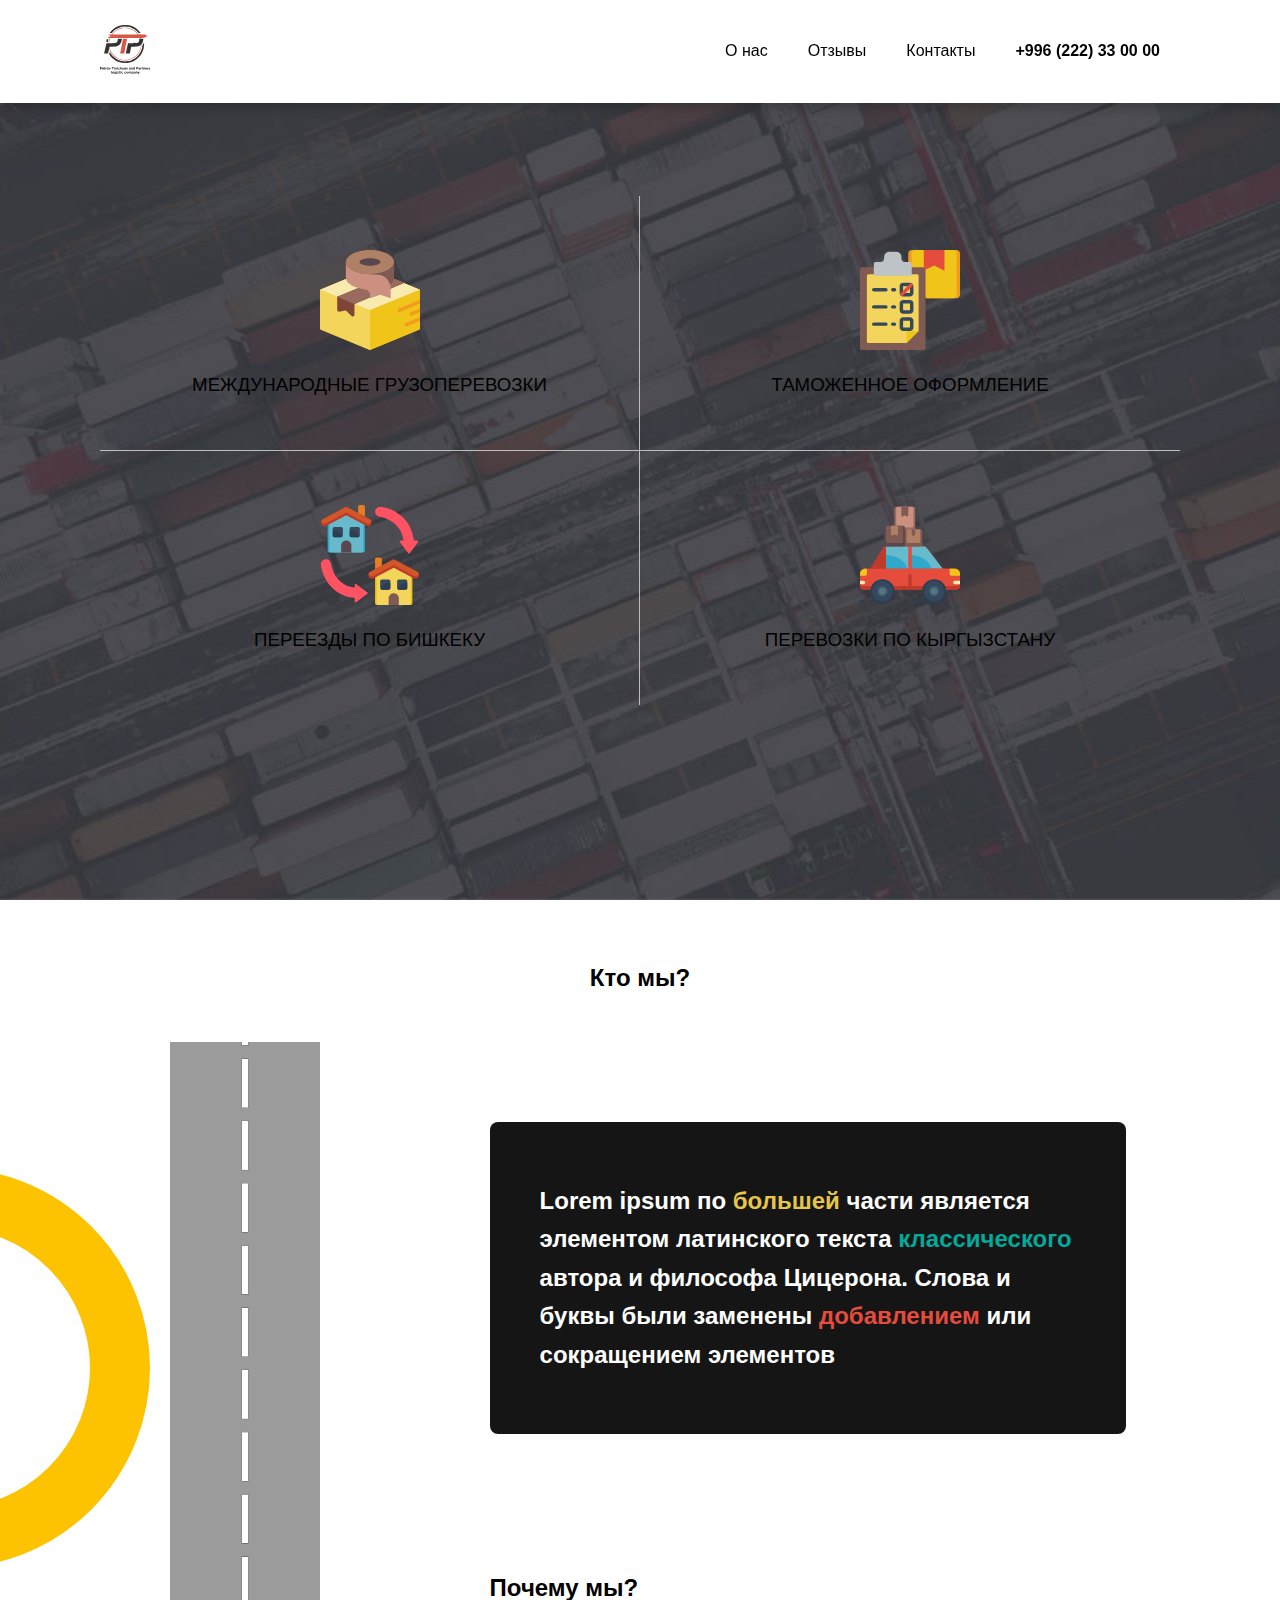
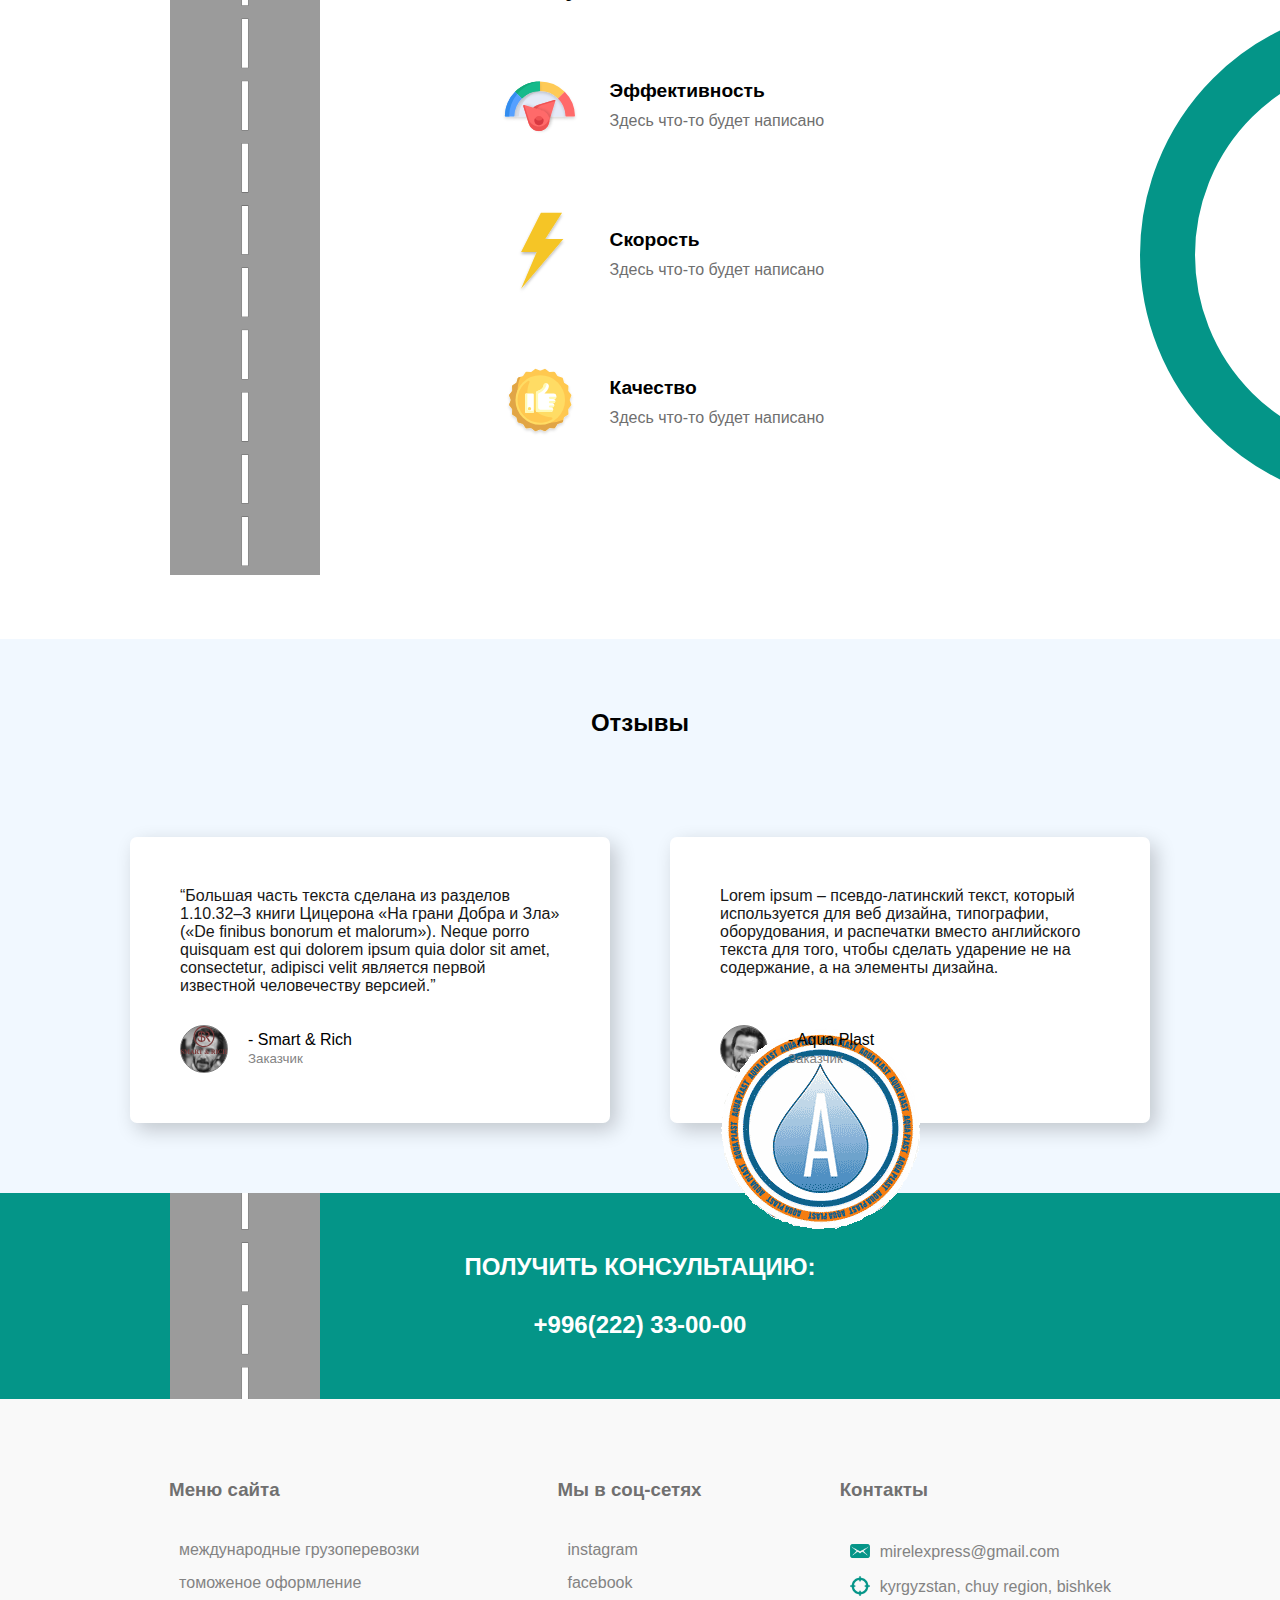
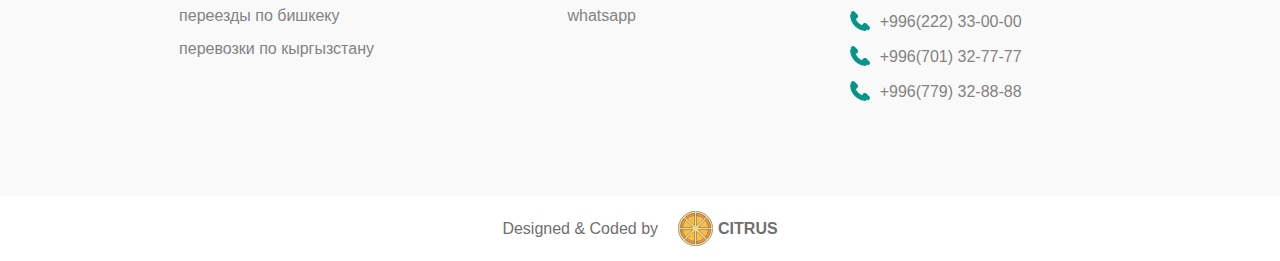
<file: index.html>
<!DOCTYPE html>
<html lang="en">
<head>
	<meta charset="UTF-8">
	<title>PTP</title>
	<meta name="viewport" content="width=device-width, initial-scale=1.0, user-scalable=0, minimum-scale=1.0, maximum-scale=1.0">
	<link rel="icon" type="image/png" href="favicon.png"> 
	<link rel="stylesheet" href="css/main.css">
</head>
<body>
	<div class="wrapper">
		<header id="header">          
			<nav class="header-nav" id="header-nav">
				<div class="container">
					<ul class="menu">
						<li class="menu-item menu-logo"><a rel="noopener" href="#header"><img src="files/imgs/icons/logo.svg" alt=""></a></li>
						<ul class="nav-items">
							<li class="nav-item"><a rel="noopener" href="#about">О нас</a></li>
							<li class="nav-item"><a rel="noopener" href="#reviews">Отзывы</a></li>
							<li class="nav-item"><a rel="noopener" href="#contacts">Контакты</a></li>
							<li class="nav-item"><a rel="noopener" href="tel:+996222330000"><b>+996 (222) 33 00 00</b></a></li>
						</ul>
						<div class="toggle-btn" id="toggle-btn">
							<span></span>
							<span></span>
							<span></span>
						</div>
					</ul>
				</div>
			</nav>
			<div class="container blocks-container">
				<div class="blocks">
					<div class="block-item">

						<a rel="noopener" href="page-mejdunarodniye-perevozki/index.html">
							<div class="top">
								<img src="files/imgs/icons/box.svg" alt="" class="block-icon">
							</div>
							<div class="bottom">
								<h3 class="heading">МЕЖДУНАРОДНЫЕ ГРУЗОПЕРЕВОЗКИ</h3>
							</div>
						</a>
					</div>

					<div class="block-item">
						<a rel="noopener" href="page-tamoznya/index.html">

							<div class="top">
								<img src="files/imgs/icons/checklist.svg" alt="" class="block-icon">
							</div>
							<div class="bottom">
								<h3 class="heading">ТАМОЖЕННОЕ ОФОРМЛЕНИЕ</h3>
							</div>
						</a>
					</div>

					<div class="block-item">
						<a rel="noopener" href="page-bishkek-transfer/index.html">
							<div class="top">
								<img src="files/imgs/icons/houses.svg" alt="" class="block-icon">
							</div>
							<div class="bottom">
								<h3 class="heading">ПЕРЕЕЗДЫ ПО БИШКЕКУ</h3>
							</div>
						</a>
					</div>

					<div class="block-item">
						<a rel="noopener" href="page-404/index.html">
							<div class="top">
								<img src="files/imgs/icons/car.svg" alt="" class="block-icon">
							</div>
							<div class="bottom">
								<h3 class="heading">ПЕРЕВОЗКИ ПО КЫРГЫЗСТАНУ</h3>
							</div>
						</a>
					</div>
				</div>
			</div>
		</header>

		<section class="about" id="about">
			<div class="bg-circle top" id="bg-circle-top"></div>
			<div class="bg-circle bottom"></div>
			<div class="bg-plane"><img src="files/imgs/icons/truck-icon.svg" alt=""></div>
			<div class="container">
				<h2 class="heading">Кто мы?</h2>
			</div>
				<div class="content">
					<div class="container">
						<div class="about-us-block">
							Lorem ipsum по <span class="accent yellow">большей</span> части является элементом латинского текста <span class="accent green"> классического</span> автора и философа Цицерона. Слова и буквы были заменены <span class="accent red">добавлением</span> или сокращением элементов
						</div>

						<div class="features">

							<h2>Почему мы?</h2>
							<div class="feature-item">
								<div class="left">
									<img src="files/imgs/icons/speedometer.svg" alt="">
									<img src="files/imgs/icons/speed_arrow.svg" class="speed-arrow" alt="">
								</div>
								<div class="right">
									<h4 class="heading">Эффективность</h4>
									<p class="feature-info">Здесь что-то будет написано</p>
								</div>
							</div>

							<div class="feature-item">
								<div class="left">
									<img src="files/imgs/icons/flash.svg" class="flash-anim" alt="">
								</div>
								<div class="right">
									<h4 class="heading">Скорость</h4>
									<p class="feature-info">Здесь что-то будет написано</p>
								</div>
							</div>

							<div class="feature-item">
								<div class="left">
									<img src="files/imgs/icons/like.svg" class="quality-anim" alt="">
								</div>
								<div class="right">
									<h4 class="heading">Качество</h4>
									<p class="feature-info">Здесь что-то будет написано</p>
								</div>
							</div>

						</div>
					</div>
				</div>
		</section>

		<section class="reviews" id="reviews">
			<div class="container">
				<h2 class="heading">Отзывы</h2>
				<div class="review-items">

					<div class="review-item">
						<p class="review-text">“Большая часть текста сделана из разделов 1.10.32–3 книги Цицерона «На грани Добра и Зла» («De finibus bonorum et malorum»). Neque porro quisquam est qui dolorem ipsum quia dolor sit amet, consectetur, adipisci velit является первой известной человечеству версией.”</p>
						<div class="author-info">
							<div class="left">
								<div class="img"><img src="files/imgs/icons/logo-smart.svg" alt=""></div>
							</div>
							<div class="right">
								<p class="author-name"> - Smart & Rich</p>
								<p class="author-status"><small>Заказчик</small></p>
							</div>
						</div>
					</div>

					<div class="review-item">
						<p class="review-text">Lorem ipsum – псевдо-латинский текст, который используется для веб дизайна, типографии, оборудования, и распечатки вместо английского текста для того, чтобы сделать ударение не на содержание, а на элементы дизайна.</p>
						<div class="author-info">
							<div class="left">
								<div class="img"><img src="files/imgs/icons/logo-aqua.png" alt=""></div>
							</div>
							<div class="right">
								<p class="author-name"> - Aqua Plast</p>
								<p class="author-status"><small>Заказчик</small></p>
							</div>
						</div>
					</div>

				</div>
			</div>
		</section>

		<section class="action" id="contacts">
			<div class="container">
				<h2 class="title"><span class="left">ПОЛУЧИТЬ</span> <span class="right">КОНСУЛЬТАЦИЮ:</span></h2>
				<h2 class="number"><a rel="noopener" href="+996222330000">+996(222) 33-00-00</a></h2>
			</div>
		</section>
		
		<footer>
			<div class="container">
				<div class="footer-columns">

					<div class="col col-1">
						<h3>Меню сайта</h3>
						<ul>
	
							<li><a rel="noopener" href="">МЕЖДУНАРОДНЫЕ ГРУЗОПЕРЕВОЗКИ</a></li>
							<li><a rel="noopener" href="">ТОМОЖЕНОЕ ОФОРМЛЕНИЕ</a></li>
							<li><a rel="noopener" href="">ПЕРЕЕЗДЫ ПО БИШКЕКУ</a></li>
							<li><a rel="noopener" href="">ПЕРЕВОЗКИ ПО КЫРГЫЗСТАНУ</a></li>

						</ul>
					</div>

					<div class="col col-2">
						<h3>Мы в соц-сетях</h3>
						<ul>
							<li><a rel="noopener" target="_blank" href="https://www.instagram.com/ptp_logistic_company/">Instagram</a></li>
							<li><a rel="noopener" href="">Facebook</a></li>
							<li><a rel="noopener" href="">Whatsapp</a></li>
						</ul>
					</div>

					<div class="col col-3">
						<h3>Контакты</h3>
						<ul>
							<li><a rel="noopener" href="mailto: mirelexpress@gmail.com"><img src="../files/imgs/icons/mail.png" class="icon" alt="">mirelexpress@gmail.com</a></li>
							<li><a rel="noopener" href=""><img src="files/imgs/icons/location.png" class="icon" alt="">Kyrgyzstan, Chuy Region, Bishkek</a></li>	
							<li><a rel="noopener" href="+996222330000"><img src="../files/imgs/icons/phone.png" class="icon" alt="">+996(222) 33-00-00</a></li>
							<li><a rel="noopener" href="+996701327777"><img src="../files/imgs/icons/phone.png" class="icon" alt="">+996(701) 32-77-77</a></li>
							<li><a rel="noopener" href="+996779328888"><img src="../files/imgs/icons/phone.png" class="icon" alt="">+996(779) 32-88-88</a></li>
						</ul>
					</div>
				</div>
			</div>

			<div class="citrus">
				<p>Designed & Coded by</p>
				<a rel="noopener" href=""><div class="citrus-logo"> <img src="files/imgs/icons/citrus.svg" alt=""><b>CITRUS</b></div></a>
			</div>
		</footer>

	</div>

	



	
		<script src="scripts/main.js"></script>
</body>
</html>
</file>
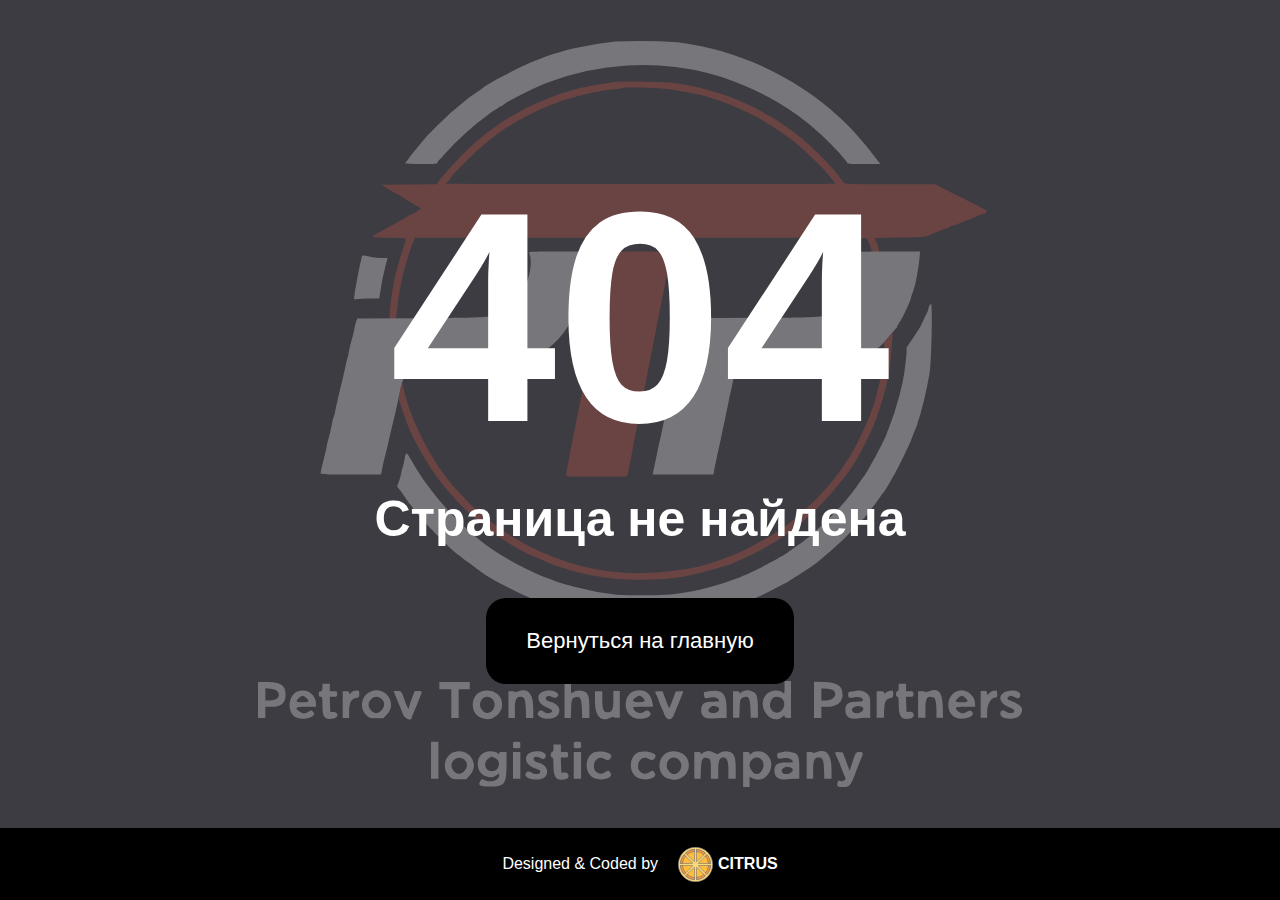
<file: page-404/index.html>
<!DOCTYPE html>
<html lang="en">
<head>
	<meta charset="UTF-8">
	<title>page404</title>
	<meta name="viewport" content="width=device-width, user-scalable=no, initial-scale=1.0, maximum-scale=1.0, minimum-scale=1.0">
</head>
<body>
	<div class="container">
		<img src="../page-bishkek-transfer/img/icons/logo-light.svg" alt="" class="con_img">
		<h1 class="con_hg txt-ping">404</h1>
		<p class="con_txt">Страница не найдена</p>
		<a href="../index.html" class="con_link">Вернуться на главную</a>
	</div>
	<footer class="footer">
		<div class="citrus">
			<p class="foot_txt">Designed & Coded by</p>
			<a rel="noopener" href="" class="link"><div class="citrus-logo"> <img class="foot_img" src="../files/imgs/icons/citrus.svg" alt=""><b>CITRUS</b></div></a>
		</div>
	</footer>
	<style>
		* {
			box-sizing: border-box !important;
			margin: 0;
			padding: 0;
		}
		body{
			font-family: 'Arial';
			margin: 0;
			padding: 0;
			width: 100%;
		}
		.container{
			height: 92vh;
			overflow: hidden;
			position: relative;
			display: flex;
			align-items: center;
			justify-content: center;
			flex-direction: column;
			width: 100%;
			background: #3C3C42;
			z-index: 1;
		}
		.con_img{
			position: absolute;
			top: 5%;
			right: 50%;
			transform: translateX(50%);
			opacity: .3;
			width: 90%;
			height: 90%;
			z-index: -1;
		}
		.con_hg{
			color: #fff;
			font-size: 300px;
			margin: 0;
			display: inline-block;
		}
		.con_txt{
			margin: 0 0 50px 0;
			display: inline-block;
			font-weight: bold;
			font-size: 50px;
			color: #fff;
		}
		.con_link{
			font-size: 22px;
			color: #fff;
			background: #000;
			padding: 30px 40px;
			border-radius: 20px;
			cursor: pointer;
			text-decoration: none;
		}
		.footer{
			height: 8vh;
			display: flex;
			justify-content: center;
			align-items: center;
			background: #000;
		}
		.citrus{
			display: flex;
			background-color: #000;
			color: #fff; //dark
			padding: 15px;
			justify-content: center;
			align-items: center;
		}
		.foot_txt{
			margin-right: 20px;
		}
		.citrus-logo{
			display: flex;
			align-items: center;
		}
		.foot_img{
			width: 35px;
			height: 35px;
			margin-right: 5px;
		} 	
		.link{
			text-decoration: none;
			color: #fff;
		}
		.txt-ping{
			animation: txt-ping 4s linear both;
		}
		@keyframes txt-ping {
			0% {
				opacity: 0;
			}
			10% {
				opacity: 0;
				text-shadow: none;
			}
			10.1% {
				opacity: 1;
				text-shadow: none;
			}
			10.2% {
				opacity: 0;
				text-shadow: none;
			}
			20% {
				opacity: 0;
				text-shadow: none;
			}
			20.1% {
				opacity: 1;
				text-shadow: 0 0 30px rgba(255, 255, 255, 0.25);
			}
			20.6% {
				opacity: 0;
				text-shadow: none;
			}
			30% {
				opacity: 0;
				text-shadow: none;
			}
			30.1% {
				opacity: 1;
				text-shadow: 0 0 30px rgba(255, 255, 255, 0.45), 0 0 60px rgba(255, 255, 255, 0.25);
			}
			30.5% {
				opacity: 1;
				text-shadow: 0 0 30px rgba(255, 255, 255, 0.45), 0 0 60px rgba(255, 255, 255, 0.25);
			}
			30.6% {
				opacity: 0;
				text-shadow: none;
			}
			45% {
				opacity: 0;
				text-shadow: none;
			}
			45.1% {
				opacity: 1;
				text-shadow: 0 0 30px rgba(255, 255, 255, 0.45), 0 0 60px rgba(255, 255, 255, 0.25);
			}
			50% {
				opacity: 1;
				text-shadow: 0 0 30px rgba(255, 255, 255, 0.45), 0 0 60px rgba(255, 255, 255, 0.25);
			}
			55% {
				opacity: 1;
				text-shadow: 0 0 30px rgba(255, 255, 255, 0.45), 0 0 60px rgba(255, 255, 255, 0.25);
			}
			55.1% {
				opacity: 0;
				text-shadow: none;
			}
			57% {
				opacity: 0;
				text-shadow: none;
			}
			57.1% {
				opacity: 1;
				text-shadow: 0 0 30px rgba(255, 255, 255, 0.55), 0 0 60px rgba(255, 255, 255, 0.35);
			}
			60% {
				opacity: 1;
				text-shadow: 0 0 30px rgba(255, 255, 255, 0.55), 0 0 60px rgba(255, 255, 255, 0.35);
			}
			60.1% {
				opacity: 0;
				text-shadow: none;
			}
			65% {
				opacity: 0;
				text-shadow: none;
			}
			65.1% {
				opacity: 1;
				text-shadow: 0 0 30px rgba(255, 255, 255, 0.55), 0 0 60px rgba(255, 255, 255, 0.35), 0 0 100px rgba(255, 255, 255, 0.1);
			}
			75% {
				opacity: 1;
				text-shadow: 0 0 30px rgba(255, 255, 255, 0.55), 0 0 60px rgba(255, 255, 255, 0.35), 0 0 100px rgba(255, 255, 255, 0.1);
			}
			75.1% {
				opacity: 0;
				text-shadow: none;
			}
			77% {
				opacity: 0;
				text-shadow: none;
			}
			77.1% {
				opacity: 1;
				text-shadow: 0 0 30px rgba(255, 255, 255, 0.55), 0 0 60px rgba(255, 255, 255, 0.4), 0 0 110px rgba(255, 255, 255, 0.2), 0 0 100px rgba(255, 255, 255, 0.1);
			}
			85% {
				opacity: 1;
				text-shadow: 0 0 30px rgba(255, 255, 255, 0.55), 0 0 60px rgba(255, 255, 255, 0.4), 0 0 110px rgba(255, 255, 255, 0.2), 0 0 100px rgba(255, 255, 255, 0.1);
			}
			85.1% {
				opacity: 0;
				text-shadow: none;
			}
			86% {
				opacity: 0;
				text-shadow: none;
			}
			86.1% {
				opacity: 1;
				text-shadow: 0 0 30px rgba(255, 255, 255, 0.6), 0 0 60px rgba(255, 255, 255, 0.45), 0 0 110px rgba(255, 255, 255, 0.25), 0 0 100px rgba(255, 255, 255, 0.1);
			}
			100% {
				opacity: 1;
				text-shadow: 0 0 30px rgba(255, 255, 255, 0.6), 0 0 60px rgba(255, 255, 255, 0.45), 0 0 110px rgba(255, 255, 255, 0.25), 0 0 100px rgba(255, 255, 255, 0.1);
			}
		}
	</style>
</body>
</html>
</file>
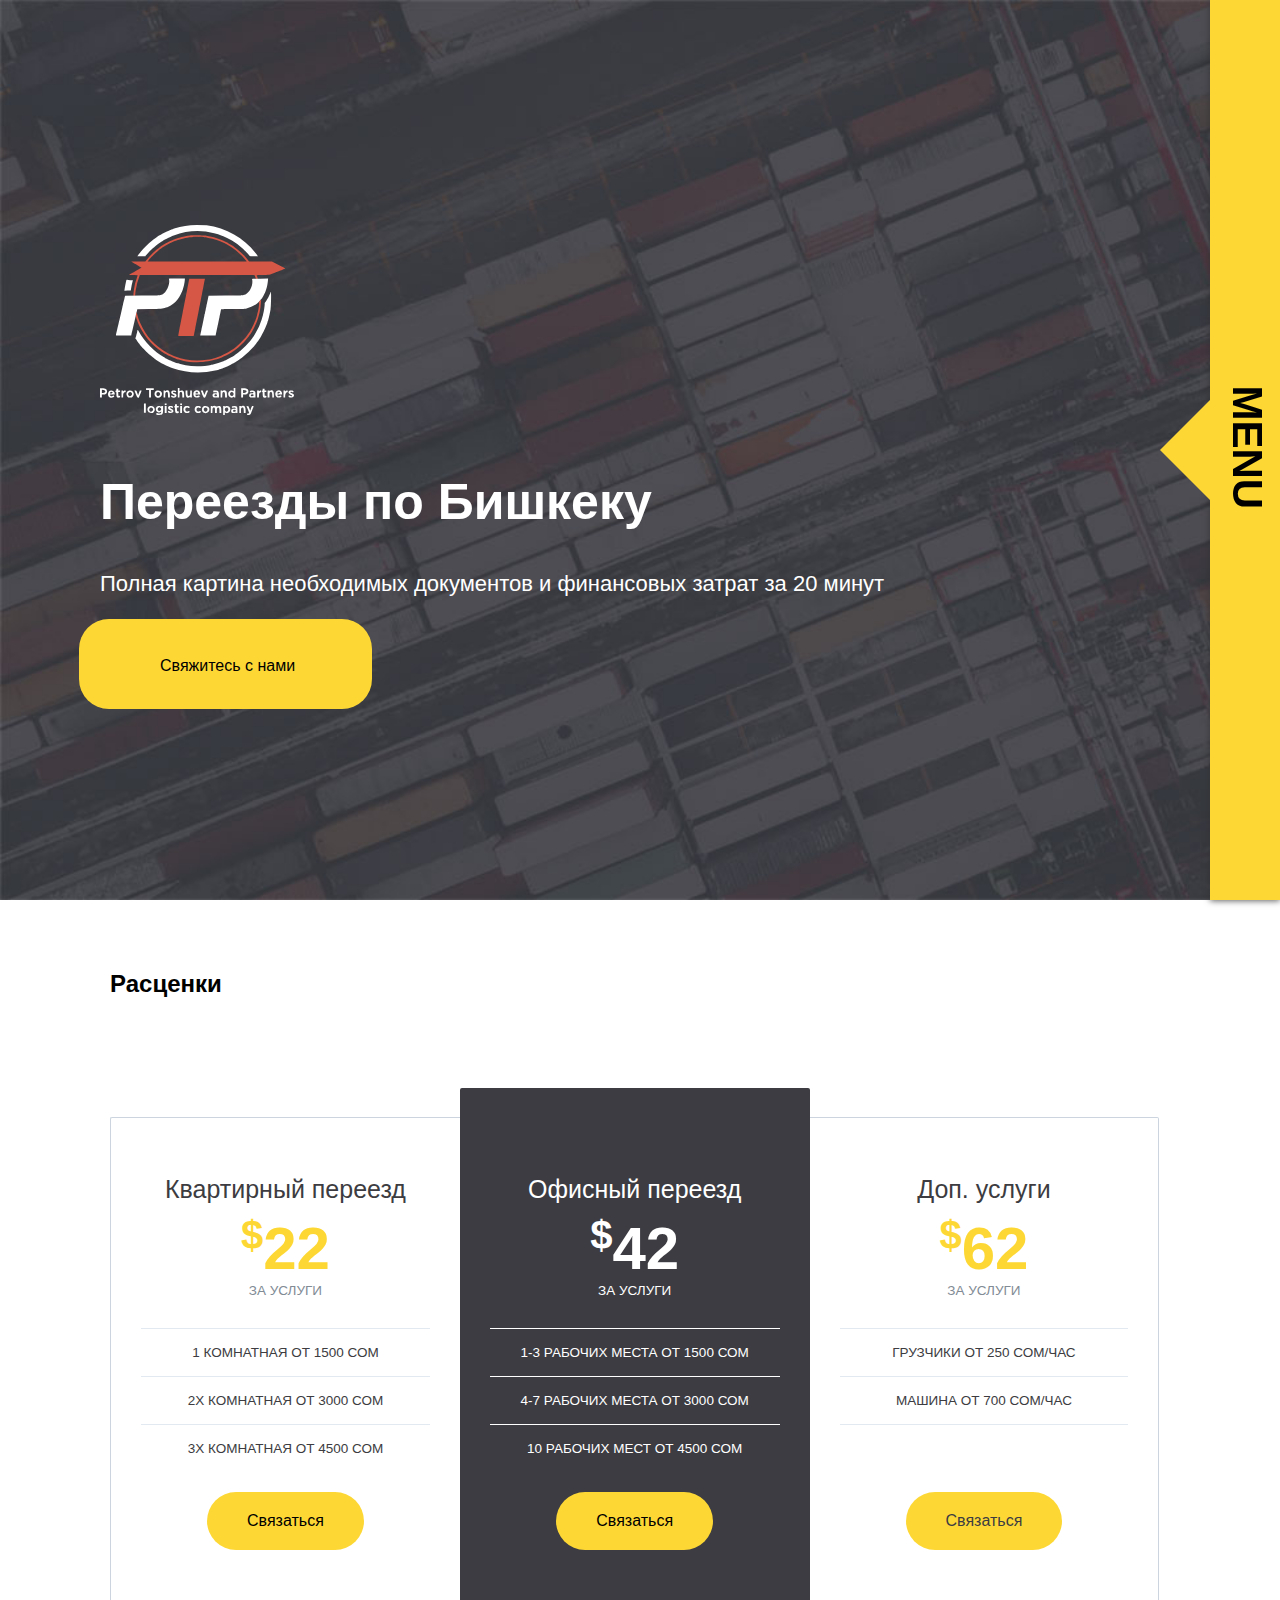
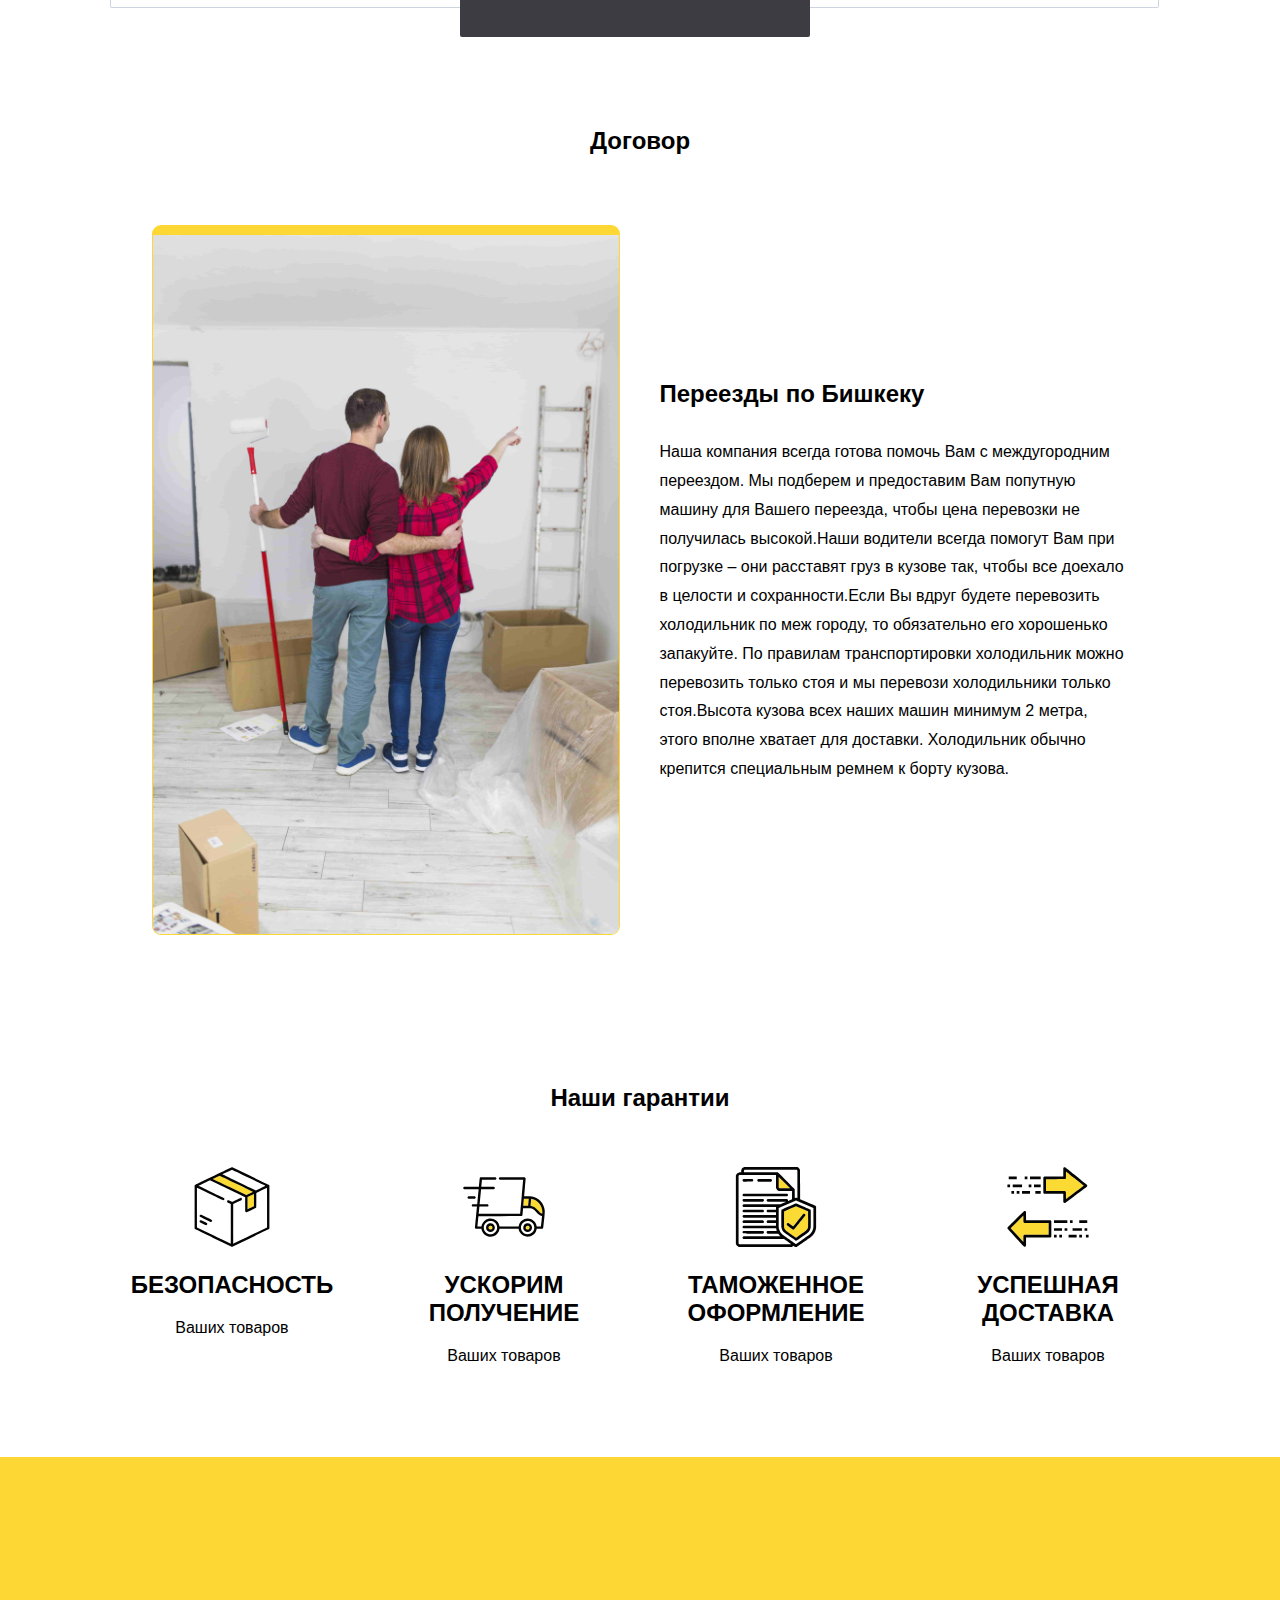
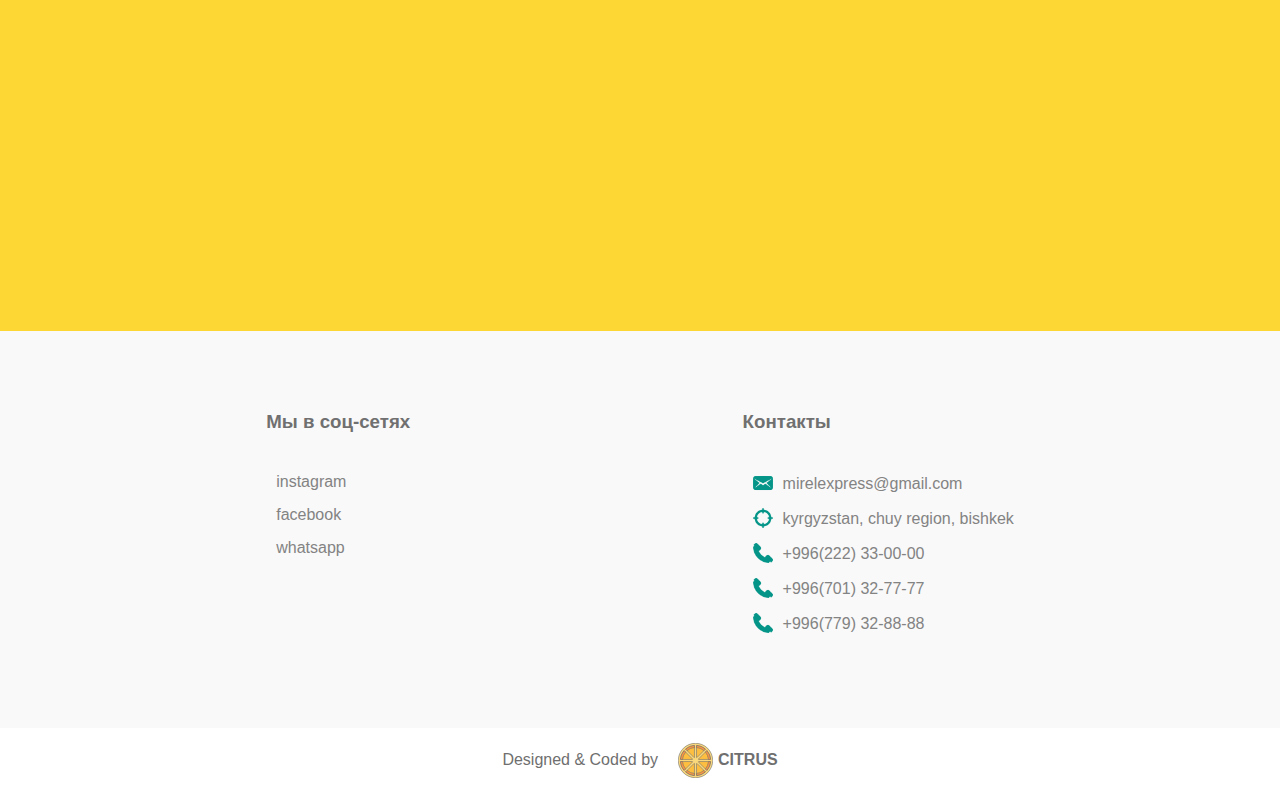
<file: page-bishkek-transfer/index.html>
<!DOCTYPE html>
<html lang="en">
<head>
	<meta charset="UTF-8">
	<meta name="viewport" content="width=device-width, user-scalable=no, initial-scale=1.0, maximum-scale=1.0, minimum-scale=1.0">
	<link rel="icon" type="image/png" href="../favicon.png"> 
	<title>Переезды по Бишкеку - PTP Logistics</title>
	<link rel="stylesheet" href="css/main.css">
</head>
<body>
	<div class="header" id="header">
		<div class="container">
			<div class="logo">
				<a href="../index.html" class="logo_link"><img src="img/icons/logo-light.svg" alt="" class="logo_img"></a>
				<div class="hamburger" id="hamburger">
					<span class="hamburger__line"></span>
					<span class="hamburger__line"></span>
					<span class="hamburger__line"></span>
				</div>
			</div>
			<div class="head">
				<h1 class="head_hg">Переезды по Бишкеку</h1>
				<p class="head_txt">Полная картина необходимых документов и финансовых затрат за 20 минут</p>
				<a href="tel: +996222330000" class="head_link">Свяжитесь с нами<span class="link_ping ping"></span></a>
			</div>
			<div class="tape">
				<div class="triangle"></div>
				<p class="tape_txt">MENU</p>
				<nav class="tape_menu">
					<ul class="tape_bar">
						<li class="tape_list"><a href="../index.html" class="tape_link">Главная</a></li>
						<li class="tape_list"><a href="#types" class="tape_link">Цены</a></li>
						<li class="tape_list"><a href="#info" class="tape_link">Гарантии</a></li>
						<li class="tape_list"><a href="#footer" class="tape_link">Контакты</a></li>
					</ul>
				</nav>
			</div>
		</div>
	</div>
	<div class="price">
		<div class="container">
			<h2 class="info-block__heading">Расценки</h2>
			<div class="price__box">
				<div class="price__item  brn">
					<h3 class="price__heading">Квартирный переезд</h3>
					<p class="price__txt"><span class="price__colored"><span class="price__dollar">$</span>22</span>за услуги</p>
					<p class="price__txt2">1 комнатная от 1500 сом</p>
					<p class="price__txt2">2х комнатная от 3000 сом</p>
					<p class="price__txt2">3х комнатная от 4500 сом</p>
					<a href="tel: +996222330000" class="box__link">Связаться</a>
				</div>
				<div class="price__item changed">
					<h3 class="price__heading changed">Офисный переезд</h3>
					<p class="price__txt changed"><span class="price__colored changed"><span class="price__dollar changed">$</span>42</span>за услуги</p>
					<p class="price__txt2 changed">1-3 рабочих места от 1500 сом</p>
					<p class="price__txt2 changed">4-7 рабочих места от 3000 сом </p>
					<p class="price__txt2 changed">10 рабочих мест от 4500 сом</p>
					<a href="tel: +996222330000" class="box__link">Связаться</a>
				</div>
				<div class="price__item bln">
					<h3 class="price__heading ">Доп. услуги</h3>
					<p class="price__txt"><span class="price__colored"><span class="price__dollar">$</span>62</span>за услуги</p>
					<p class="price__txt2">грузчики от 250 сом/час</p>
					<p class="price__txt2">машина от 700 сом/час </p>
					<p class="price__txt2 ct">Custom Cloud Services</p>
					<a href="tel: +996222330000" class="box__link">Связаться</a>
				</div>
			</div>
		</div>
	</div>
	<div class="info" id="info">
		<div class="container">
			<h2 class="info_head">Договор</h2>
			<div class="info">
				<div class="info_pic"><img src="img/apart.jpg" alt="" class="info_img"></div>
				<div class="info_block">
					<h2 class="info_hg">Переезды по Бишкеку</h2>
					<p class="info_txt">
						Наша компания всегда готова помочь Вам с междугородним переездом. Мы подберем и предоставим Вам попутную машину для Вашего переезда, чтобы цена перевозки не получилась высокой.Наши водители всегда помогут Вам при погрузке – они расставят груз в кузове так, чтобы все доехало в целости и сохранности.Если Вы вдруг будете перевозить холодильник по меж городу, то обязательно его хорошенько запакуйте. По правилам транспортировки холодильник можно перевозить только стоя и мы перевози холодильники только стоя.Высота кузова всех наших машин минимум 2 метра, этого вполне хватает для доставки. Холодильник обычно крепится специальным ремнем к борту кузова.
					</p>
				</div>
			</div>
		</div>
	</div>
	<div class="slides">
		<div class="container">
			<h2 class="slide_head">Наши гарантии</h2>
			<div class="slide_block">
				<div class="slide_item">
					<img src="img/box.svg" alt="" class="slide_img">
					<h2 class="slide_hg">Безопасность</h2>
					<p class="slide_txt">Ваших товаров</p>
				</div>
				<div class="slide_item">
					<img src="img/delivery-truck.svg" alt="" class="slide_img">
					<h2 class="slide_hg">ускорим получение</h2>
					<p class="slide_txt">Ваших товаров</p>
				</div>
				<div class="slide_item">
					<img src="img/insurance.svg" alt="" class="slide_img">
					<h2 class="slide_hg">Таможенное оформление</h2>
					<p class="slide_txt">Ваших товаров</p>
				</div>
				<div class="slide_item">
					<img src="img/transfer.svg" alt="" class="slide_img">
					<h2 class="slide_hg">успешная доставка</h2>
					<p class="slide_txt">Ваших товаров</p>
				</div>
			</div>			
		</div>
	</div>
	<div class="map">
		<iframe src="https://www.google.com/maps/embed?pb=!1m10!1m8!1m3!1d11704.523195888194!2d74.6107513!3d42.8278508!3m2!1i1024!2i768!4f13.1!5e0!3m2!1sru!2skg!4v1553935708059!5m2!1sru!2skg" width="600" height="450" frameborder="0" style="border:0" allowfullscreen class="map_item"></iframe>
	</div>
	<footer id="footer">
			<div class="container">
				<div class="footer-columns">

					<div class="col col-2">
						<h3>Мы в соц-сетях</h3>
						<ul>
							<li><a rel="noopener" target="_blank" href="https://www.instagram.com/ptp_logistic_company/">Instagram</a></li>
							<li><a rel="noopener" href="">Facebook</a></li>
							<li><a rel="noopener" href="">Whatsapp</a></li>
						</ul>
					</div>

					<div class="col col-3">
						<h3>Контакты</h3>
						<ul>
							<li><a rel="noopener" href="mailto: mirelexpress@gmail.com"><img src="../files/imgs/icons/mail.png" class="icon" alt="">mirelexpress@gmail.com</a></li>
							<li><a rel="noopener" href=""><img src="../files/imgs/icons/location.png" class="icon" alt="">Kyrgyzstan, Chuy Region, Bishkek</a></li>	
							<li><a rel="noopener" href="tel: +996222330000"><img src="../files/imgs/icons/phone.png" class="icon" alt="">+996(222) 33-00-00</a></li>
							<li><a rel="noopener" href="tel: +996701327777"><img src="../files/imgs/icons/phone.png" class="icon" alt="">+996(701) 32-77-77</a></li>
							<li><a rel="noopener" href="tel: +996779328888"><img src="../files/imgs/icons/phone.png" class="icon" alt="">+996(779) 32-88-88</a></li>
						</ul>
					</div>
				</div>
			</div>

			<div class="citrus">
				<p>Designed & Coded by</p>
				<a rel="noopener" href=""><div class="citrus-logo"> <img src="../files/imgs/icons/citrus.svg" alt=""><b>CITRUS</b></div></a>
			</div>
		</footer>
<script src="js/script.js"></script>
</body>
</html>
</file>
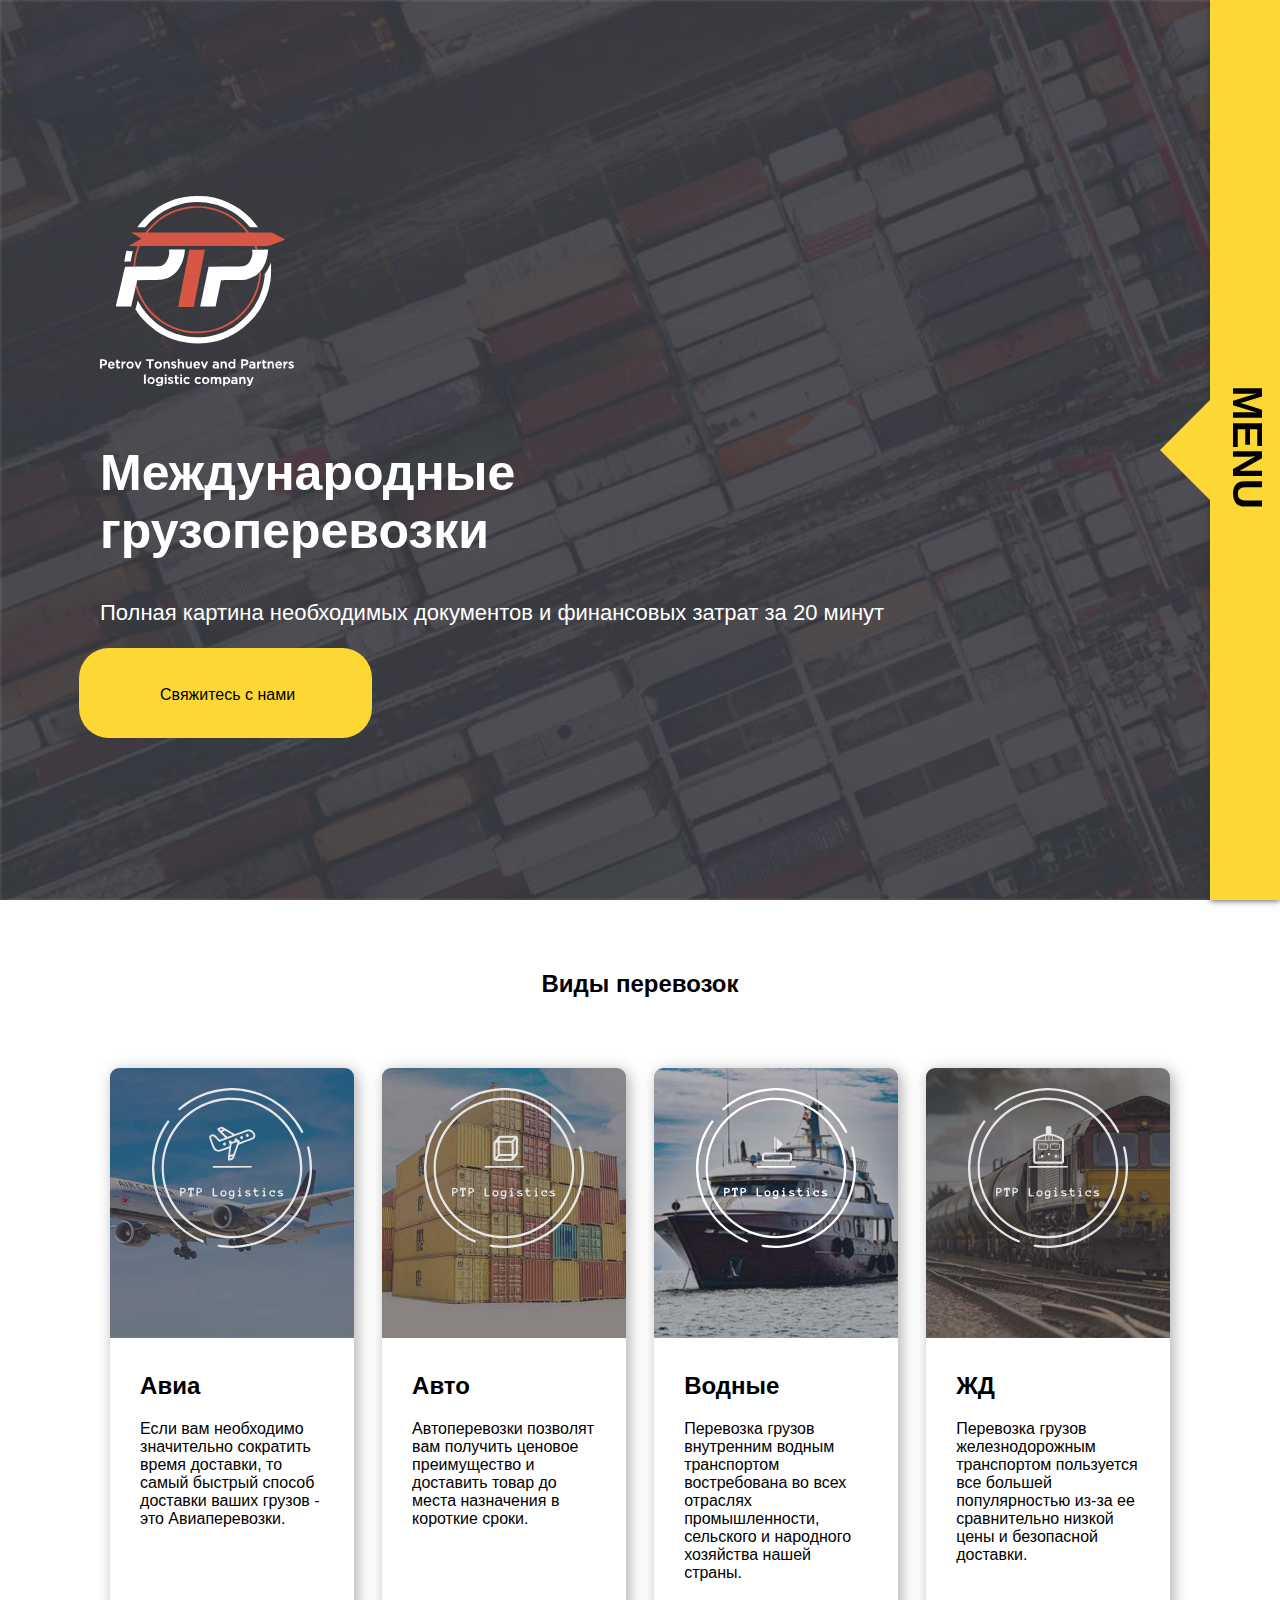
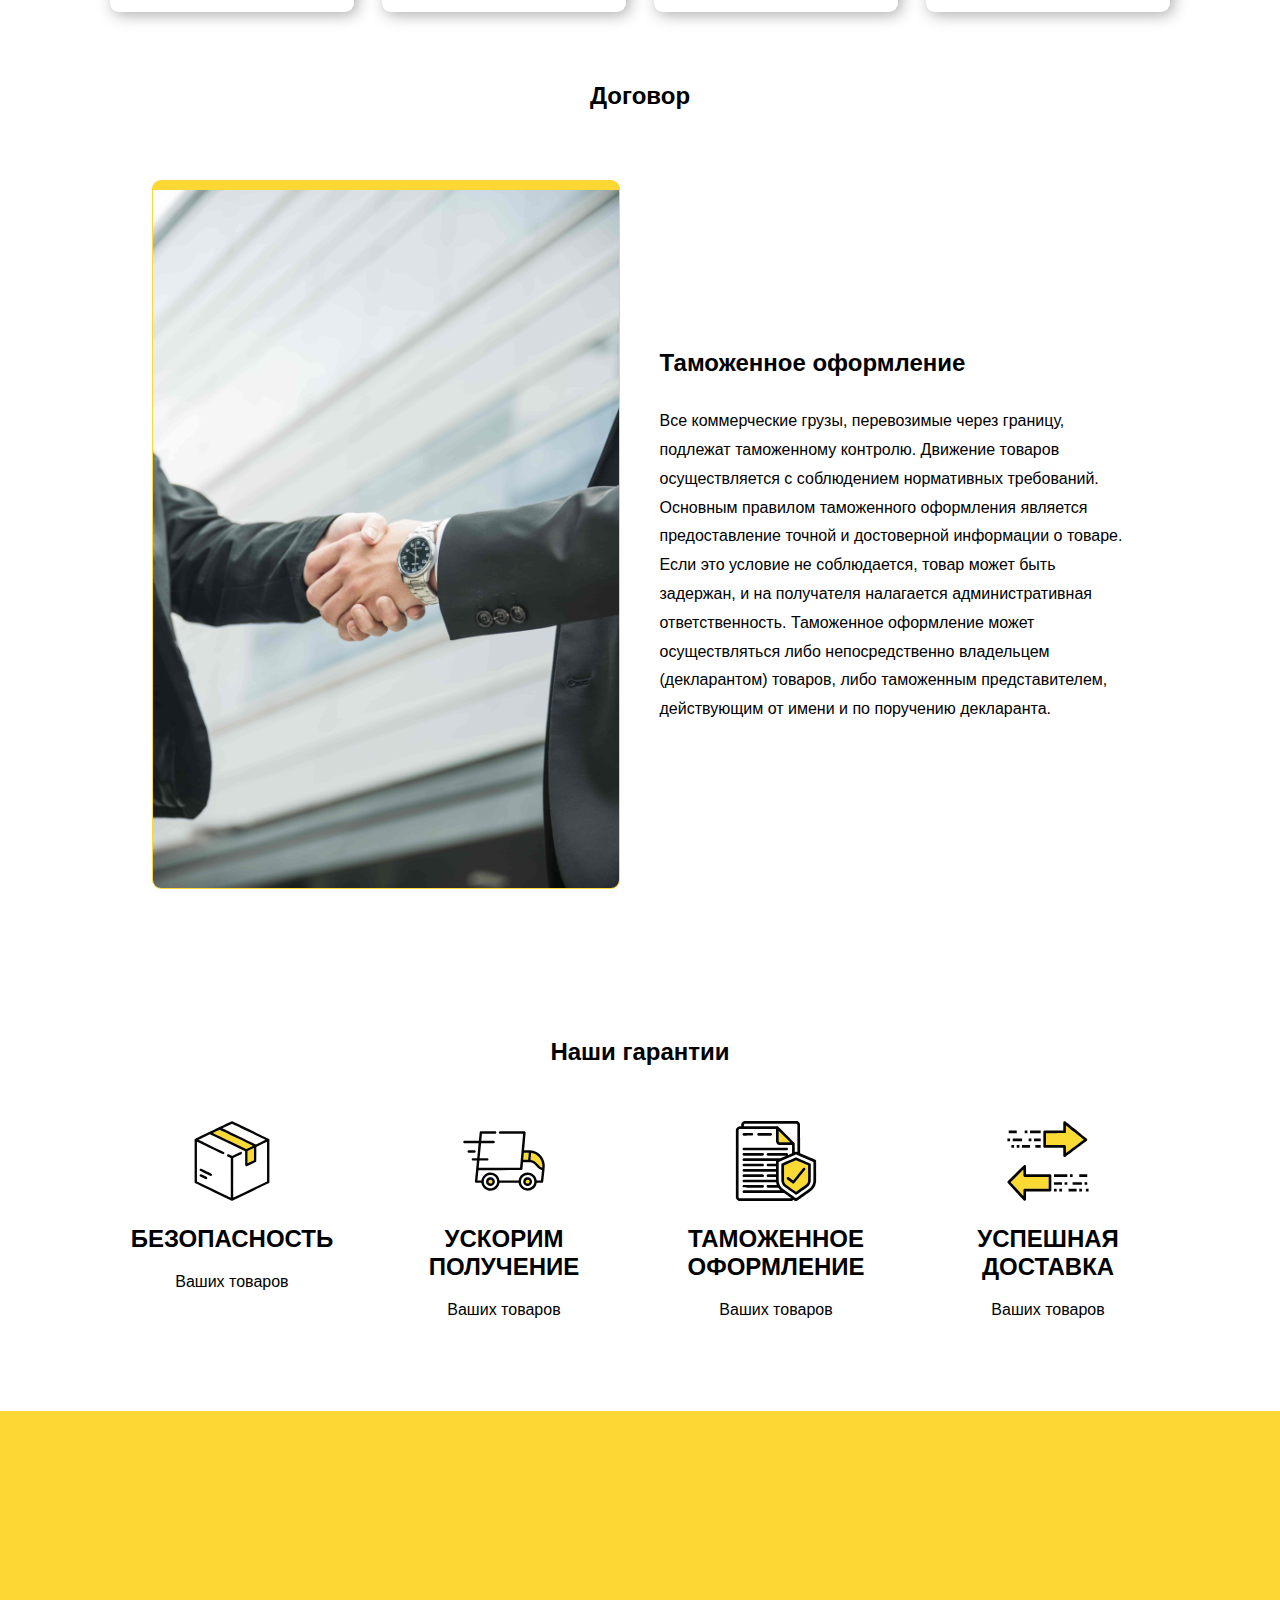
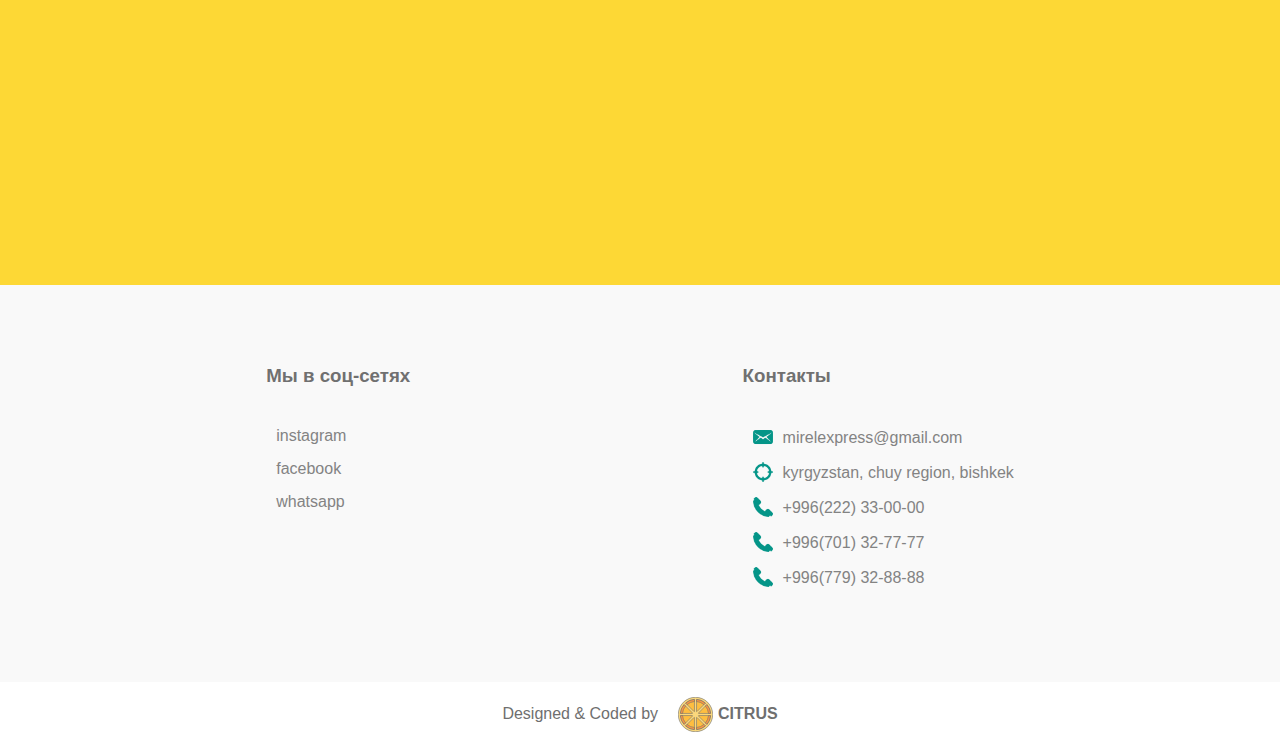
<file: page-mejdunarodniye-perevozki/index.html>
<!DOCTYPE html>
<html lang="en">
<head>
	<meta charset="UTF-8">
	<meta name="viewport" content="width=device-width, user-scalable=no, initial-scale=1.0, maximum-scale=1.0, minimum-scale=1.0">
	<link rel="icon" type="image/png" href="../favicon.png"> 
	<title>Международные грузоперевозки - PTP Logistics</title>
	<link rel="stylesheet" href="css/main.css">
</head>
<body>
	<div class="header" id="header">
		<div class="container">
			<div class="logo">
				<a href="../index.html" class="logo_link"><img src="img/icons/logo-light.svg" alt="" class="logo_img"></a>
				<div class="hamburger" id="hamburger">
					<span class="hamburger__line"></span>
					<span class="hamburger__line"></span>
					<span class="hamburger__line"></span>
				</div>
			</div>
			<div class="head">
				<h1 class="head_hg">Международные грузоперевозки</h1>
				<p class="head_txt">Полная картина необходимых документов и финансовых затрат за 20 минут</p>
				<a href="tel: +996222330000" class="head_link">Свяжитесь с нами<span class="link_ping ping"></span></a>
			</div>
			<div class="tape">
				<div class="triangle"></div>
				<p class="tape_txt">MENU</p>
				<nav class="tape_menu">
					<ul class="tape_bar">
						<li class="tape_list"><a href="../index.html" class="tape_link">Главная</a></li>
						<li class="tape_list"><a href="#types" class="tape_link">Виды</a></li>
						<li class="tape_list"><a href="#info" class="tape_link">Гарантии</a></li>
						<li class="tape_list"><a href="#footer" class="tape_link">Контакты</a></li>
					</ul>
				</nav>
			</div>
		</div>
	</div>
	<div class="types" id="types">
		<div class="container">
			<h2 class="types_hg">Виды перевозок</h2>
			<div class="types_block">
				<div class="types_item">
					<div class="types_top">
						<img src="img/type-plane.jpg" alt="" class="types_img">
					</div>
					<div class="types_bottom">
						<h2 class="types_head">Авиа</h2>
						<p class="types_txt">Если вам необходимо значительно сократить время доставки, то самый быстрый способ доставки ваших грузов - это Авиаперевозки.</p>
					</div>
				</div>
				<div class="types_item">
					<div class="types_top">
						<img src="img/type-cargo.jpg" alt="" class="types_img">
					</div>
					<div class="types_bottom">
						<h2 class="types_head">Авто</h2>
						<p class="types_txt">Автоперевозки позволят вам получить ценовое преимущество и доставить товар до места назначения в короткие сроки.</p>
					</div>
				</div>
				<div class="types_item">
					<div class="types_top">
						<img src="img/type-ship.jpg" alt="" class="types_img">
					</div>
					<div class="types_bottom">
						<h2 class="types_head">Водные</h2>
						<p class="types_txt">Перевозка грузов внутренним водным транспортом востребована во всех отраслях промышленности, сельского и народного хозяйства нашей страны.
					</div>
				</div>
				<div class="types_item">
					<div class="types_top">
						<img src="img/type-train.jpg" alt="" class="types_img">
					</div>
					<div class="types_bottom">
						<h2 class="types_head">ЖД</h2>
						<p class="types_txt">Перевозка грузов железнодорожным транспортом пользуется все большей популярностью из-за ее сравнительно низкой цены и безопасной доставки.</p>
					</div>
				</div>
			</div>
		</div>
	</div>
	<div class="info" id="info">
		<div class="container">
			<h2 class="info_head">Договор</h2>
			<div class="info">
				<div class="info_pic"><img src="img/docum.jpg" alt="" class="info_img"></div>
				<div class="info_block">
					<h2 class="info_hg">Таможенное оформление</h2>
					<p class="info_txt">
						Все коммерческие грузы, перевозимые через границу, подлежат таможенному контролю. Движение товаров осуществляется с соблюдением нормативных требований. Основным правилом таможенного оформления является предоставление точной и достоверной информации о товаре. Если это условие не соблюдается, товар может быть задержан, и на получателя налагается административная ответственность.
						Таможенное оформление может осуществляться либо непосредственно владельцем (декларантом) товаров, либо таможенным представителем, действующим от имени и по поручению декларанта.
					</p>
				</div>
			</div>
		</div>
	</div>
	<div class="slides">
		<div class="container">
			<h2 class="slide_head">Наши гарантии</h2>
			<div class="slide_block">
				<div class="slide_item">
					<img src="img/box.svg" alt="" class="slide_img">
					<h2 class="slide_hg">Безопасность</h2>
					<p class="slide_txt">Ваших товаров</p>
				</div>
				<div class="slide_item">
					<img src="img/delivery-truck.svg" alt="" class="slide_img">
					<h2 class="slide_hg">ускорим получение</h2>
					<p class="slide_txt">Ваших товаров</p>
				</div>
				<div class="slide_item">
					<img src="img/insurance.svg" alt="" class="slide_img">
					<h2 class="slide_hg">Таможенное оформление</h2>
					<p class="slide_txt">Ваших товаров</p>
				</div>
				<div class="slide_item">
					<img src="img/transfer.svg" alt="" class="slide_img">
					<h2 class="slide_hg">успешная доставка</h2>
					<p class="slide_txt">Ваших товаров</p>
				</div>
			</div>			
		</div>
	</div>
	<div class="map">
		<iframe src="https://www.google.com/maps/embed?pb=!1m14!1m12!1m3!1d850.6701184332278!2d74.59440063844647!3d42.87377065596322!2m3!1f0!2f0!3f0!3m2!1i1024!2i768!4f13.1!5e0!3m2!1sru!2skg!4v1554414734737!5m2!1sru!2skg" width="600" height="450" frameborder="0" style="border:0" allowfullscreen class="map_item"></iframe>
	</div>
	<footer id="footer">
			<div class="container">
				<div class="footer-columns">

					<div class="col col-2">
						<h3>Мы в соц-сетях</h3>
						<ul>
							<li><a rel="noopener" target="_blank" href="https://www.instagram.com/ptp_logistic_company/">Instagram</a></li>
							<li><a rel="noopener" href="">Facebook</a></li>
							<li><a rel="noopener" href="">Whatsapp</a></li>
						</ul>
					</div>

					<div class="col col-3">
						<h3>Контакты</h3>
						<ul>
							<li><a rel="noopener" href="mailto: mirelexpress@gmail.com"><img src="../files/imgs/icons/mail.png" class="icon" alt="">mirelexpress@gmail.com</a></li>
							<li><a rel="noopener" href=""><img src="../files/imgs/icons/location.png" class="icon" alt="">Kyrgyzstan, Chuy Region, Bishkek</a></li>	
							<li><a rel="noopener" href="tel:+996222330000"><img src="../files/imgs/icons/phone.png" class="icon" alt="">+996(222) 33-00-00</a></li>
							<li><a rel="noopener" href="tel:+996701327777"><img src="../files/imgs/icons/phone.png" class="icon" alt="">+996(701) 32-77-77</a></li>
							<li><a rel="noopener" href="tel:+996779328888"><img src="../files/imgs/icons/phone.png" class="icon" alt="">+996(779) 32-88-88</a></li>


						</ul>
					</div>
				</div>
			</div>

			<div class="citrus">
				<p>Designed & Coded by</p>
				<a rel="noopener" href=""><div class="citrus-logo"> <img src="../files/imgs/icons/citrus.svg" alt=""><b>CITRUS</b></div></a>
			</div>
		</footer>
<script src="js/script.js"></script>
</body>
</html>
</file>
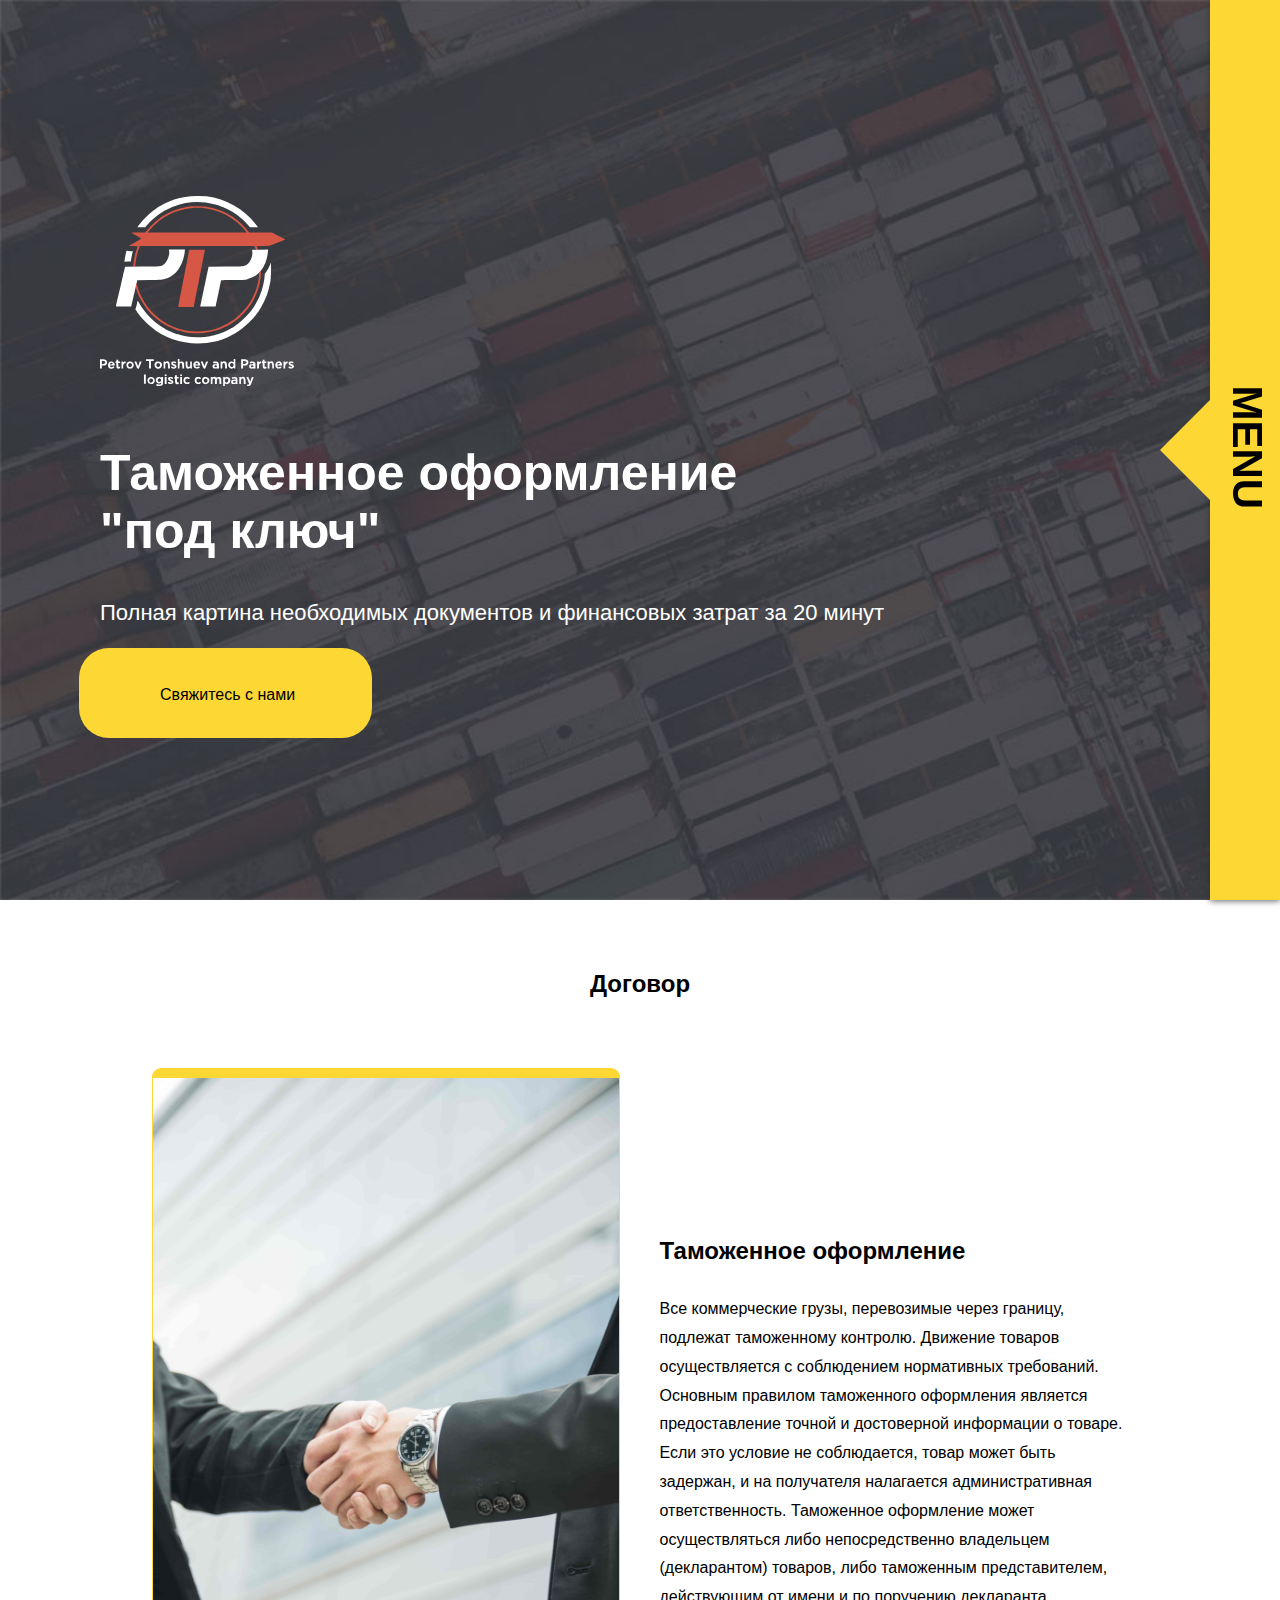
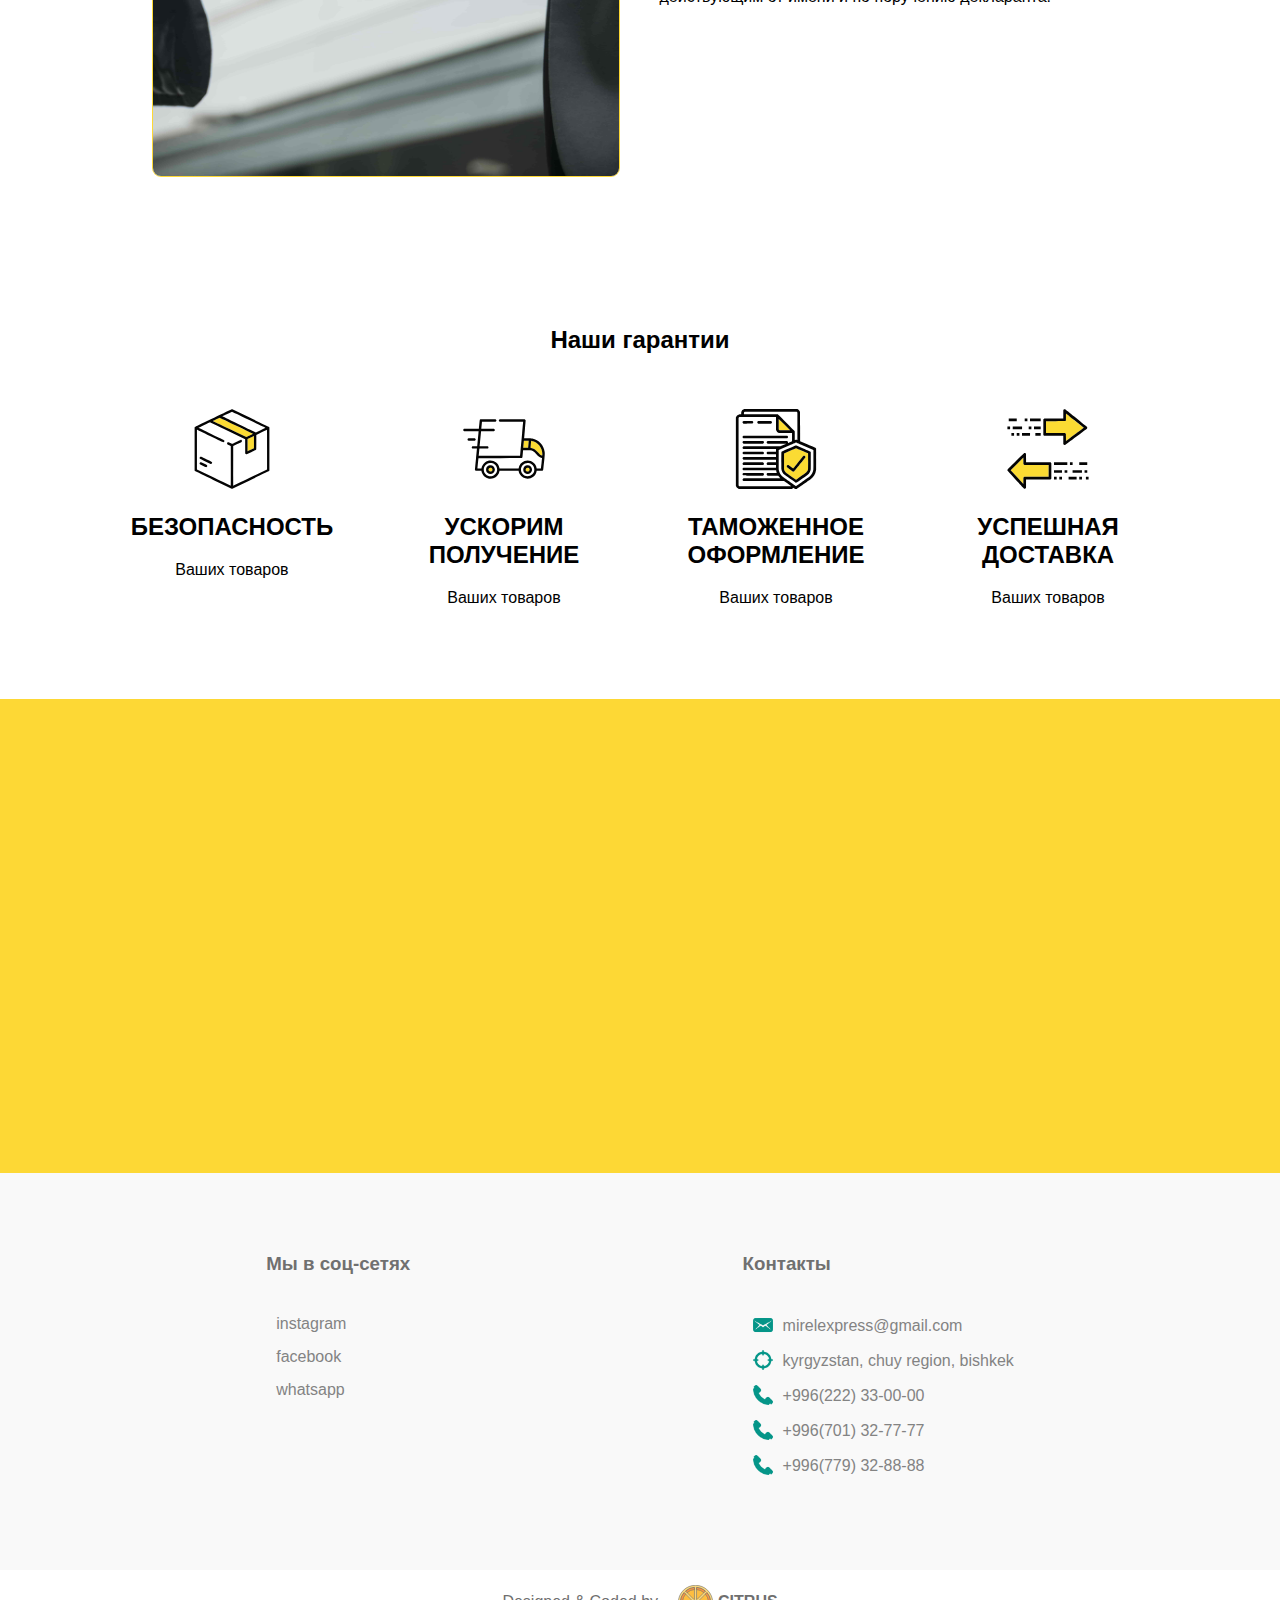
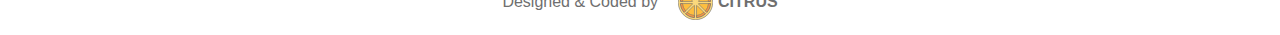
<file: page-tamoznya/index.html>
<!DOCTYPE html>
<html lang="en">
<head>
	<meta charset="UTF-8">
	<meta name="viewport" content="width=device-width, user-scalable=no, initial-scale=1.0, maximum-scale=1.0, minimum-scale=1.0">
	<link rel="icon" type="image/png" href="../favicon.png"> 
	<title>Таможенное оформление "под ключ" - PTP logistics</title>
	<link rel="stylesheet" href="css/main.css">
</head>
<body>
	<div class="header" id="header">
		<div class="container">
			<div class="logo">
				<a href="../index.html" class="logo_link"><img src="img/icons/logo-light.svg" alt="" class="logo_img"></a>
				<div class="hamburger" id="hamburger">
					<span class="hamburger__line"></span>
					<span class="hamburger__line"></span>
					<span class="hamburger__line"></span>
				</div>
			</div>
			<div class="head">
				<h1 class="head_hg">Таможенное оформление "под ключ"</h1>
				<p class="head_txt">Полная картина необходимых документов и финансовых затрат за 20 минут</p>
				<a href="tel: +996222330000" class="head_link">Свяжитесь с нами<span class="link_ping ping"></span></a>
			</div>
			<div class="tape">
				<div class="triangle"></div>
				<p class="tape_txt">MENU</p>
				<nav class="tape_menu">
					<ul class="tape_bar">
						<li class="tape_list"><a href="../index.html" class="tape_link">Главная</a></li>
						<li class="tape_list"><a href="#info" class="tape_link">Гарантии</a></li>
						<li class="tape_list"><a href="#footer" class="tape_link">Контакты</a></li>
					</ul>
				</nav>
			</div>
		</div>
	</div>
	<div class="info" id="info">
		<div class="container">
			<h2 class="info_head">Договор</h2>
			<div class="info">
				<div class="info_pic"><img src="img/docum.jpg" alt="" class="info_img"></div>
				<div class="info_block">
					<h2 class="info_hg">Таможенное оформление</h2>
					<p class="info_txt">
						Все коммерческие грузы, перевозимые через границу, подлежат таможенному контролю. Движение товаров осуществляется с соблюдением нормативных требований. Основным правилом таможенного оформления является предоставление точной и достоверной информации о товаре. Если это условие не соблюдается, товар может быть задержан, и на получателя налагается административная ответственность.
						Таможенное оформление может осуществляться либо непосредственно владельцем (декларантом) товаров, либо таможенным представителем, действующим от имени и по поручению декларанта.
					</p>
				</div>
			</div>
		</div>
	</div>
	<div class="slides">
		<div class="container">
			<h2 class="slide_head">Наши гарантии</h2>
			<div class="slide_block">
				<div class="slide_item">
					<img src="img/box.svg" alt="" class="slide_img">
					<h2 class="slide_hg">Безопасность</h2>
					<p class="slide_txt">Ваших товаров</p>
				</div>
				<div class="slide_item">
					<img src="img/delivery-truck.svg" alt="" class="slide_img">
					<h2 class="slide_hg">ускорим получение</h2>
					<p class="slide_txt">Ваших товаров</p>
				</div>
				<div class="slide_item">
					<img src="img/insurance.svg" alt="" class="slide_img">
					<h2 class="slide_hg">Таможенное оформление</h2>
					<p class="slide_txt">Ваших товаров</p>
				</div>
				<div class="slide_item">
					<img src="img/transfer.svg" alt="" class="slide_img">
					<h2 class="slide_hg">успешная доставка</h2>
					<p class="slide_txt">Ваших товаров</p>
				</div>
			</div>			
		</div>
	</div>
	<div class="map">
		<iframe src="https://www.google.com/maps/embed?pb=!1m14!1m12!1m3!1d850.6701184332278!2d74.59440063844647!3d42.87377065596322!2m3!1f0!2f0!3f0!3m2!1i1024!2i768!4f13.1!5e0!3m2!1sru!2skg!4v1554414734737!5m2!1sru!2skg" width="600" height="450" frameborder="0" style="border:0" allowfullscreen class="map_item"></iframe>
	</div>
	<footer id="footer">
			<div class="container">
				<div class="footer-columns">
					<div class="col col-2">
						<h3>Мы в соц-сетях</h3>
						<ul>
							<li><a rel="noopener" target="_blank" href="https://www.instagram.com/ptp_logistic_company/">Instagram</a></li>
							<li><a rel="noopener" href="">Facebook</a></li>
							<li><a rel="noopener" href="">Whatsapp</a></li>
						</ul>
					</div>

					<div class="col col-3">
						<h3>Контакты</h3>
						<ul>
							<li><a rel="noopener" href="mailto: mirelexpress@gmail.com"><img src="../files/imgs/icons/mail.png" class="icon" alt="">mirelexpress@gmail.com</a></li>
							<li><a rel="noopener" href=""><img src="../files/imgs/icons/location.png" class="icon" alt="">Kyrgyzstan, Chuy Region, Bishkek</a></li>	
							<li><a rel="noopener" href="tel:+996222330000"><img src="../files/imgs/icons/phone.png" class="icon" alt="">+996(222) 33-00-00</a></li>
							<li><a rel="noopener" href="tel:+996701327777"><img src="../files/imgs/icons/phone.png" class="icon" alt="">+996(701) 32-77-77</a></li>
							<li><a rel="noopener" href="tel:+996779328888"><img src="../files/imgs/icons/phone.png" class="icon" alt="">+996(779) 32-88-88</a></li>
						</ul>
					</div>
				</div>
			</div>

			<div class="citrus">
				<p>Designed & Coded by</p>
				<a rel="noopener" href=""><div class="citrus-logo"> <img src="../files/imgs/icons/citrus.svg" alt=""><b>CITRUS</b></div></a>
			</div>
		</footer>
<script src="js/script.js"></script>
</body>
</html>
</file>
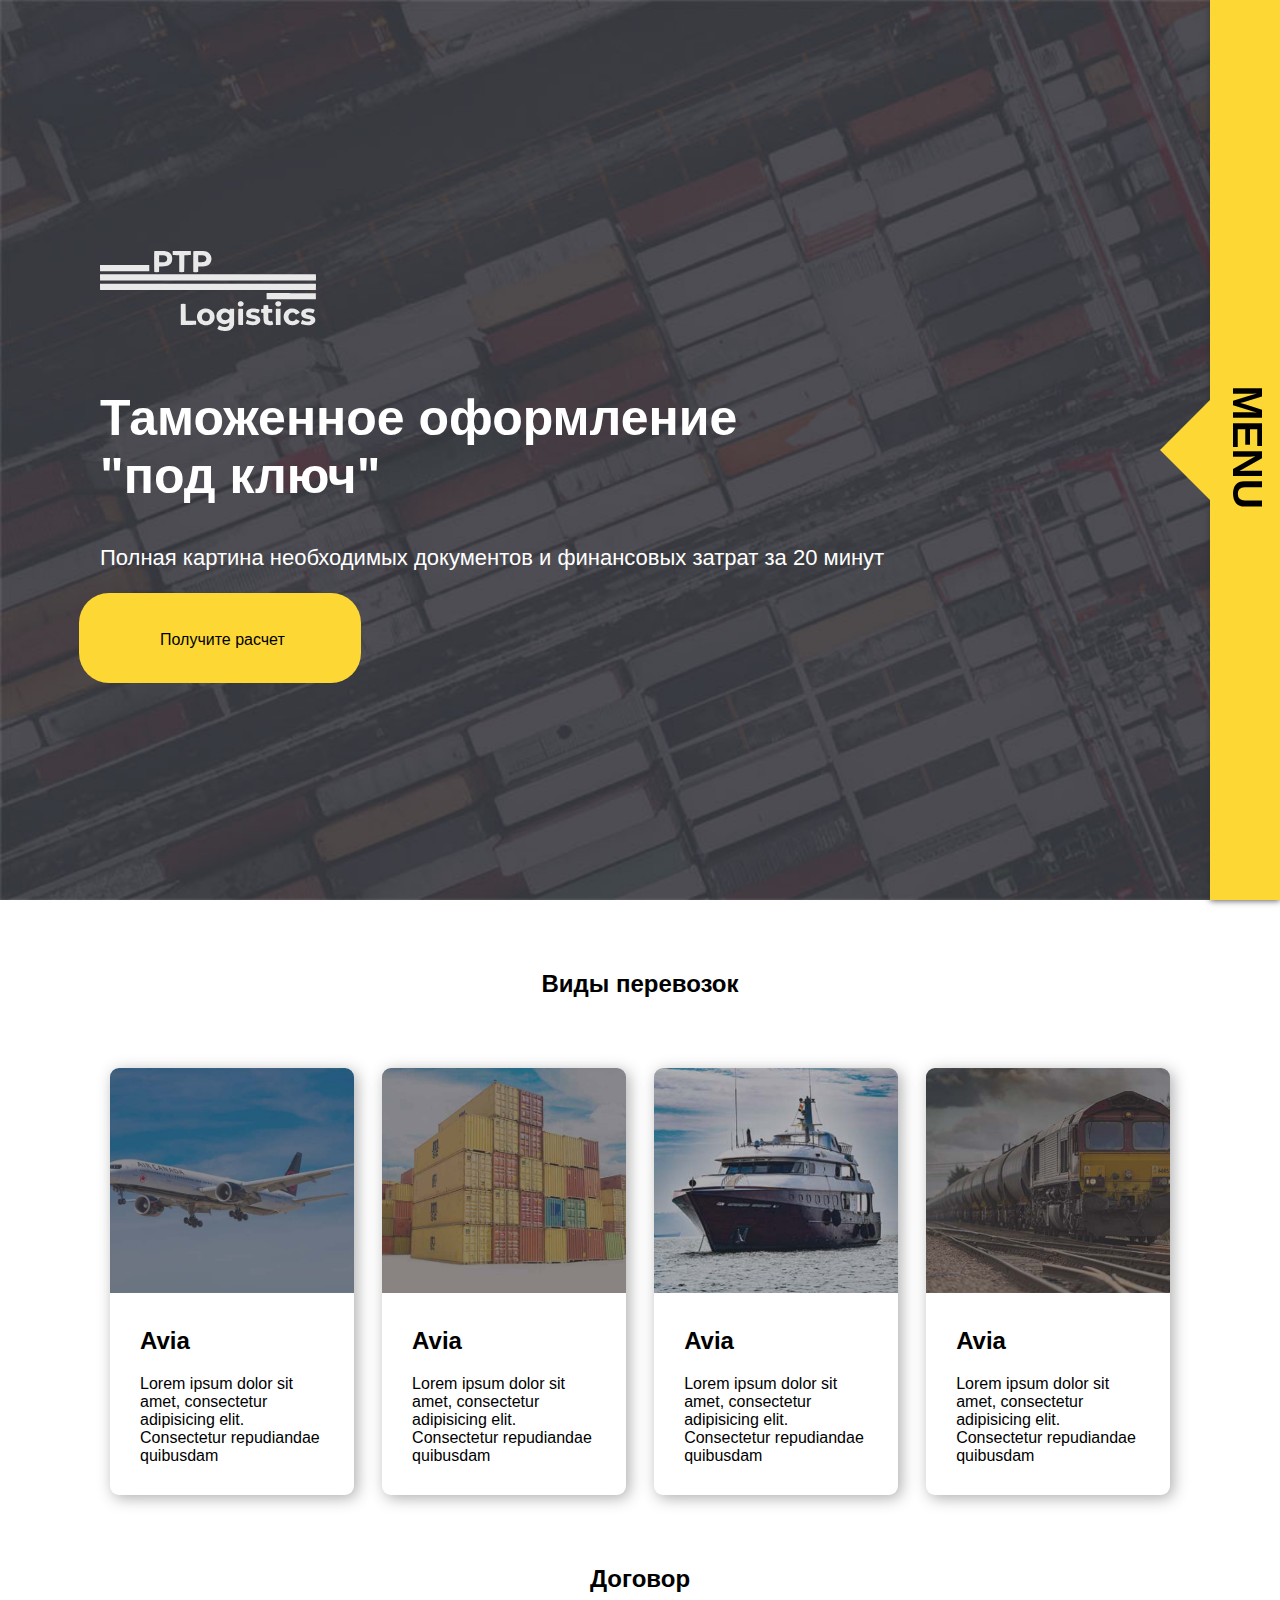
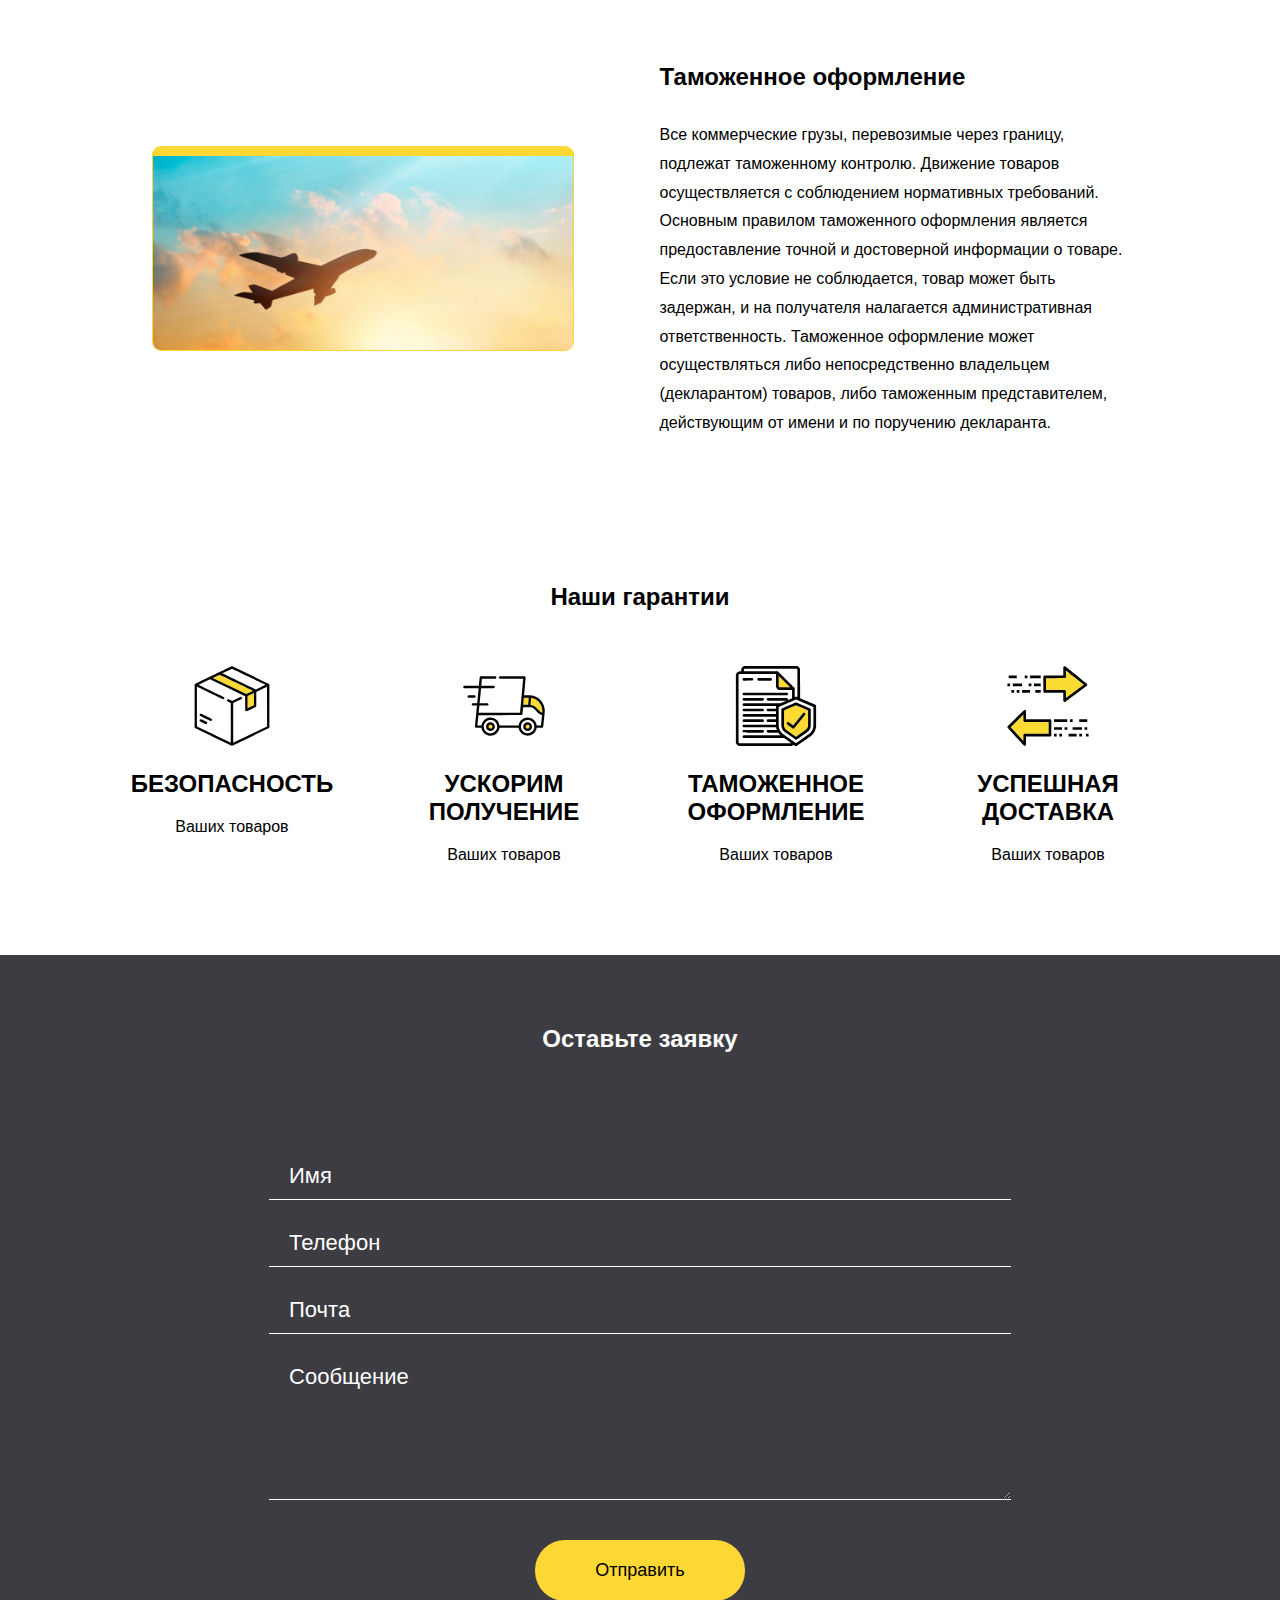
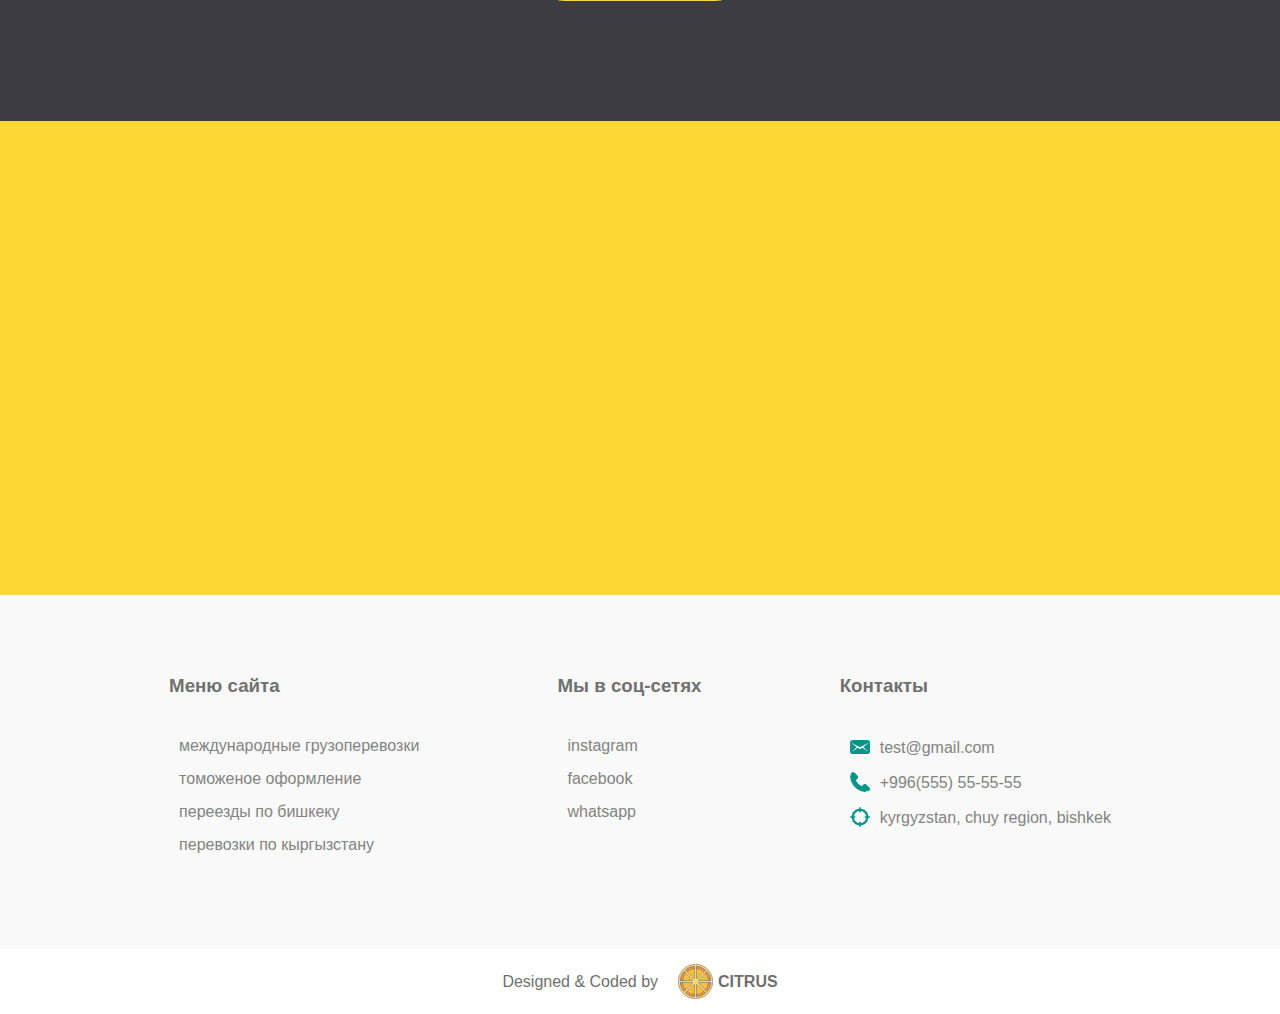
<file: page1/page1.html>
<!DOCTYPE html>
<html lang="en">
<head>
	<meta charset="UTF-8">
	<meta name="viewport" content="width=device-width, user-scalable=no, initial-scale=1.0, maximum-scale=1.0, minimum-scale=1.0">
	<title>page1</title>
	<link rel="stylesheet" href="css/main.css">
</head>
<body>
	<div class="header" id="header">
		<div class="container">
			<div class="logo">
				<a href="../index.html" class="logo_link"><img src="img/icons/logo-light.svg" alt="" class="logo_img"></a>
				<div class="hamburger" id="hamburger">
					<span class="hamburger__line"></span>
					<span class="hamburger__line"></span>
					<span class="hamburger__line"></span>
				</div>
			</div>
			<div class="head">
				<h1 class="head_hg">Таможенное оформление "под ключ"</h1>
				<p class="head_txt">Полная картина необходимых документов и финансовых затрат за 20 минут</p>
				<a href="#" class="head_link">Получите расчет<span class="link_ping ping"></span></a>
			</div>
			<div class="tape">
				<div class="triangle"></div>
				<p class="tape_txt">MENU</p>
				<nav class="tape_menu">
					<ul class="tape_bar">
						<li class="tape_list"><a href="#header" class="tape_link">Главная</a></li>
						<li class="tape_list"><a href="#types" class="tape_link">Цены</a></li>
						<li class="tape_list"><a href="#info" class="tape_link">Гарантии</a></li>
						<li class="tape_list"><a href="#feedback" class="tape_link">Связь</a></li>
						<li class="tape_list"><a href="#footer" class="tape_link">Контакты</a></li>
					</ul>
				</nav>
			</div>
		</div>
	</div>
	<div class="types" id="types">
		<div class="container">
			<h2 class="types_hg">Виды перевозок</h2>
			<div class="types_block">
				<div class="types_item">
					<div class="types_top">
						<img src="img/type-plane.jpg" alt="" class="types_img">
					</div>
					<div class="types_bottom">
						<h2 class="types_head">Avia</h2>
						<p class="types_txt">Lorem ipsum dolor sit amet, consectetur adipisicing elit. Consectetur repudiandae quibusdam</p>
					</div>
				</div>
				<div class="types_item">
					<div class="types_top">
						<img src="img/type-cargo.jpg" alt="" class="types_img">
					</div>
					<div class="types_bottom">
						<h2 class="types_head">Avia</h2>
						<p class="types_txt">Lorem ipsum dolor sit amet, consectetur adipisicing elit. Consectetur repudiandae quibusdam</p>
					</div>
				</div>
				<div class="types_item">
					<div class="types_top">
						<img src="img/type-ship.jpg" alt="" class="types_img">
					</div>
					<div class="types_bottom">
						<h2 class="types_head">Avia</h2>
						<p class="types_txt">Lorem ipsum dolor sit amet, consectetur adipisicing elit. Consectetur repudiandae quibusdam</p>
					</div>
				</div>
				<div class="types_item">
					<div class="types_top">
						<img src="img/type-train.jpg" alt="" class="types_img">
					</div>
					<div class="types_bottom">
						<h2 class="types_head">Avia</h2>
						<p class="types_txt">Lorem ipsum dolor sit amet, consectetur adipisicing elit. Consectetur repudiandae quibusdam</p>
					</div>
				</div>
			</div>
		</div>
	</div>
	<div class="info" id="info">
		<div class="container">
			<h2 class="info_head">Договор</h2>
			<div class="info">
				<div class="info_pic"><img src="img/docum.jpg" alt="" class="info_img"></div>
				<div class="info_block">
					<h2 class="info_hg">Таможенное оформление</h2>
					<p class="info_txt">
						Все коммерческие грузы, перевозимые через границу, подлежат таможенному контролю. Движение товаров осуществляется с соблюдением нормативных требований. Основным правилом таможенного оформления является предоставление точной и достоверной информации о товаре. Если это условие не соблюдается, товар может быть задержан, и на получателя налагается административная ответственность.
						Таможенное оформление может осуществляться либо непосредственно владельцем (декларантом) товаров, либо таможенным представителем, действующим от имени и по поручению декларанта.
					</p>
				</div>
			</div>
		</div>
	</div>
	<div class="slides">
		<div class="container">
			<h2 class="slide_head">Наши гарантии</h2>
			<div class="slide_block">
				<div class="slide_item">
					<img src="img/box.svg" alt="" class="slide_img">
					<h2 class="slide_hg">Безопасность</h2>
					<p class="slide_txt">Ваших товаров</p>
				</div>
				<div class="slide_item">
					<img src="img/delivery-truck.svg" alt="" class="slide_img">
					<h2 class="slide_hg">ускорим получение</h2>
					<p class="slide_txt">Ваших товаров</p>
				</div>
				<div class="slide_item">
					<img src="img/insurance.svg" alt="" class="slide_img">
					<h2 class="slide_hg">Таможенное оформление</h2>
					<p class="slide_txt">Ваших товаров</p>
				</div>
				<div class="slide_item">
					<img src="img/transfer.svg" alt="" class="slide_img">
					<h2 class="slide_hg">успешная доставка</h2>
					<p class="slide_txt">Ваших товаров</p>
				</div>
			</div>			
		</div>
	</div>

	<div class="feedback" id="feedback">
		<div class="container">
			<h2 class="feed_hg">Оставьте заявку</h2>
			<form class="form" action="submit.php" method="POST" name="form">
				<input type="text" class="feed_row" placeholder="Имя" name="name">
				<input type="number" class="feed_row" placeholder="Телефон" name="phone">
				<input type="email" class="feed_row" placeholder="Почта" name="email">
				<textarea cols="0" rows="5" class="textarea" placeholder="Сообщение" name="message"></textarea>
				<input type="submit" class="feed_sub" value="Отправить">
			</form>
		</div>
	</div>
	
	<div class="map">
		<iframe src="https://www.google.com/maps/embed?pb=!1m10!1m8!1m3!1d11704.523195888194!2d74.6107513!3d42.8278508!3m2!1i1024!2i768!4f13.1!5e0!3m2!1sru!2skg!4v1553935708059!5m2!1sru!2skg" width="600" height="450" frameborder="0" style="border:0" allowfullscreen class="map_item"></iframe>
	</div>
	<footer id="footer">
			<div class="container">
				<div class="footer-columns">

					<div class="col col-1">
						<h3>Меню сайта</h3>
						<ul>
	
							<li><a rel="noopener" href="">МЕЖДУНАРОДНЫЕ ГРУЗОПЕРЕВОЗКИ</a></li>
							<li><a rel="noopener" href="">ТОМОЖЕНОЕ ОФОРМЛЕНИЕ</a></li>
							<li><a rel="noopener" href="">ПЕРЕЕЗДЫ ПО БИШКЕКУ</a></li>
							<li><a rel="noopener" href="">ПЕРЕВОЗКИ ПО КЫРГЫЗСТАНУ</a></li>

						</ul>
					</div>

					<div class="col col-2">
						<h3>Мы в соц-сетях</h3>
						<ul>
							<li><a rel="noopener" href="">Instagram</a></li>
							<li><a rel="noopener" href="">Facebook</a></li>
							<li><a rel="noopener" href="">Whatsapp</a></li>
						</ul>
					</div>

					<div class="col col-3">
						<h3>Контакты</h3>
						<ul>
							<li><a rel="noopener" href=""><img src="../files/imgs/icons/mail.png" class="icon" alt="">test@gmail.com</a></li>
							<li><a rel="noopener" href=""><img src="../files/imgs/icons/phone.png" class="icon" alt="">+996(555) 55-55-55</a></li>
							<li><a rel="noopener" href=""><img src="../files/imgs/icons/location.png" class="icon" alt="">Kyrgyzstan, Chuy Region, Bishkek</a></li>
						</ul>
					</div>
				</div>
			</div>

			<div class="citrus">
				<p>Designed & Coded by</p>
				<a rel="noopener" href=""><div class="citrus-logo"> <img src="../files/imgs/icons/citrus.svg" alt=""><b>CITRUS</b></div></a>
			</div>
		</footer>
<script src="js/script.js"></script>
</body>
</html>
</file>
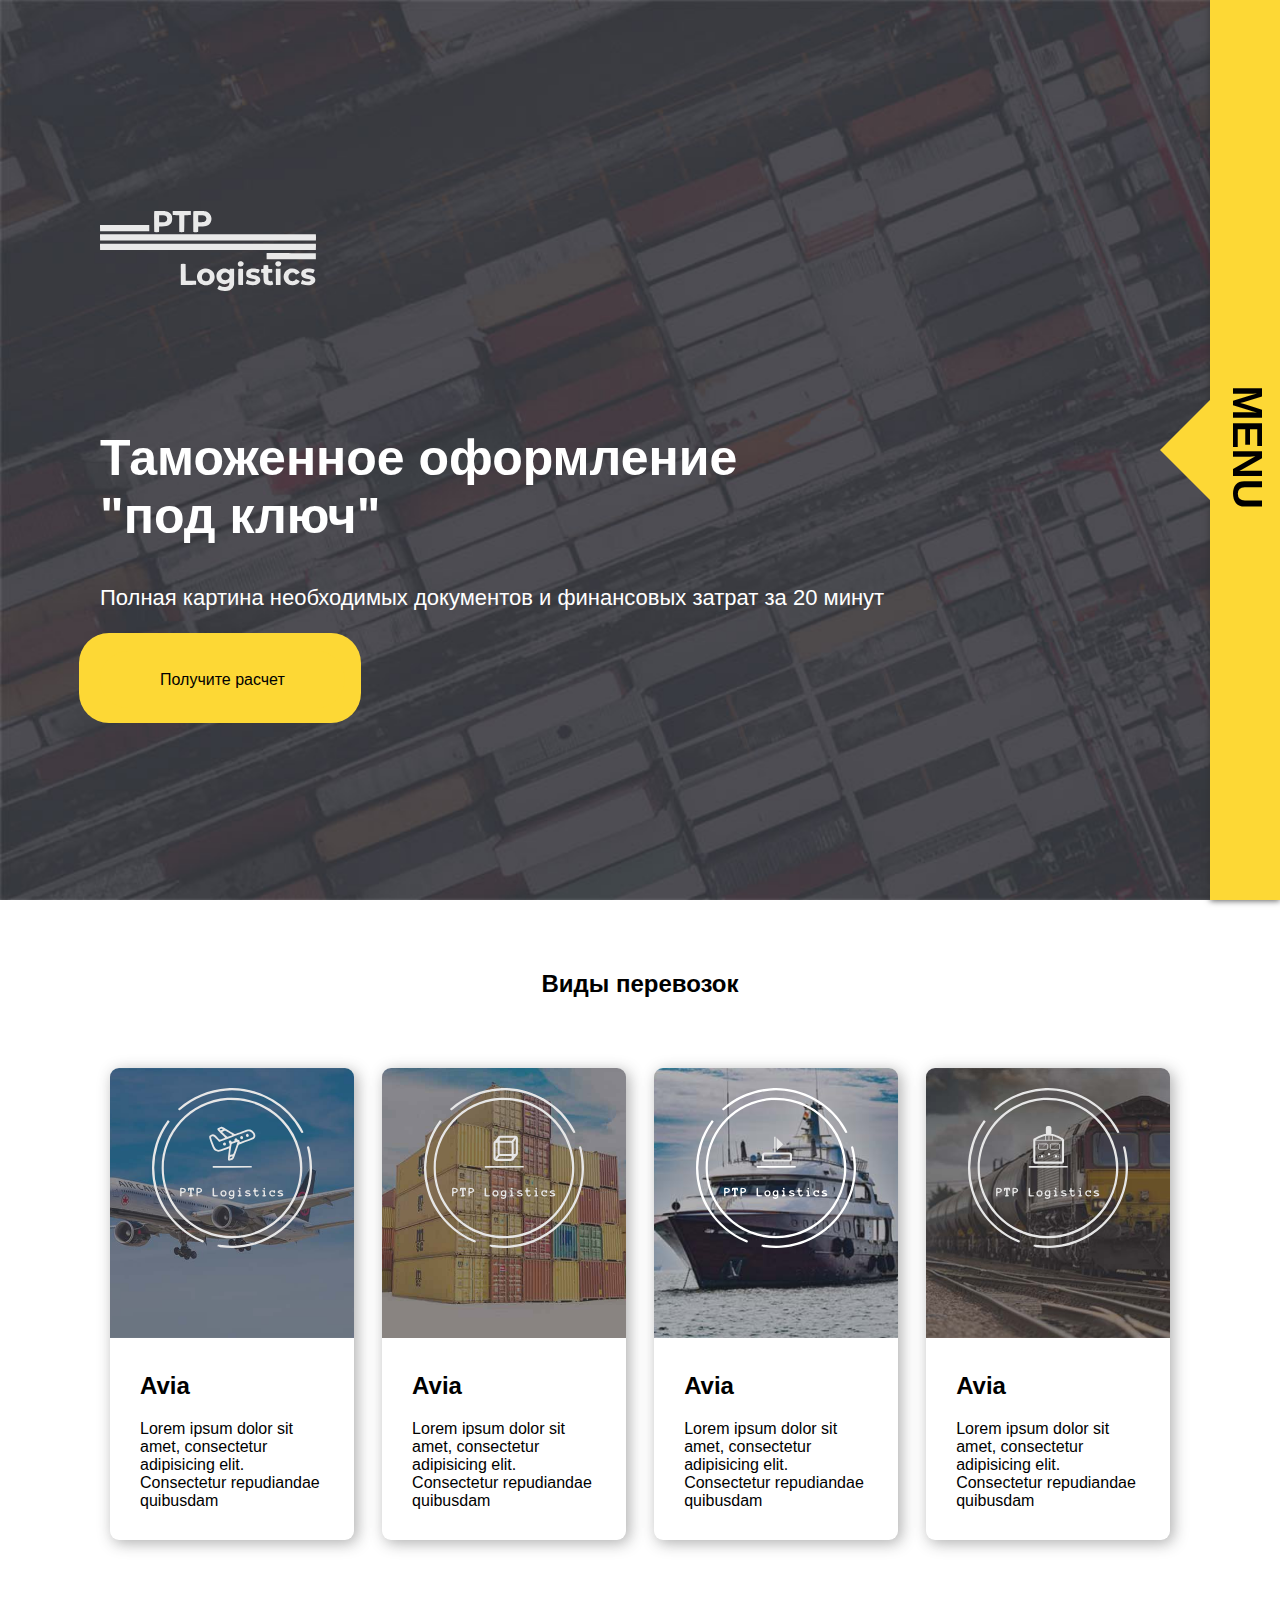
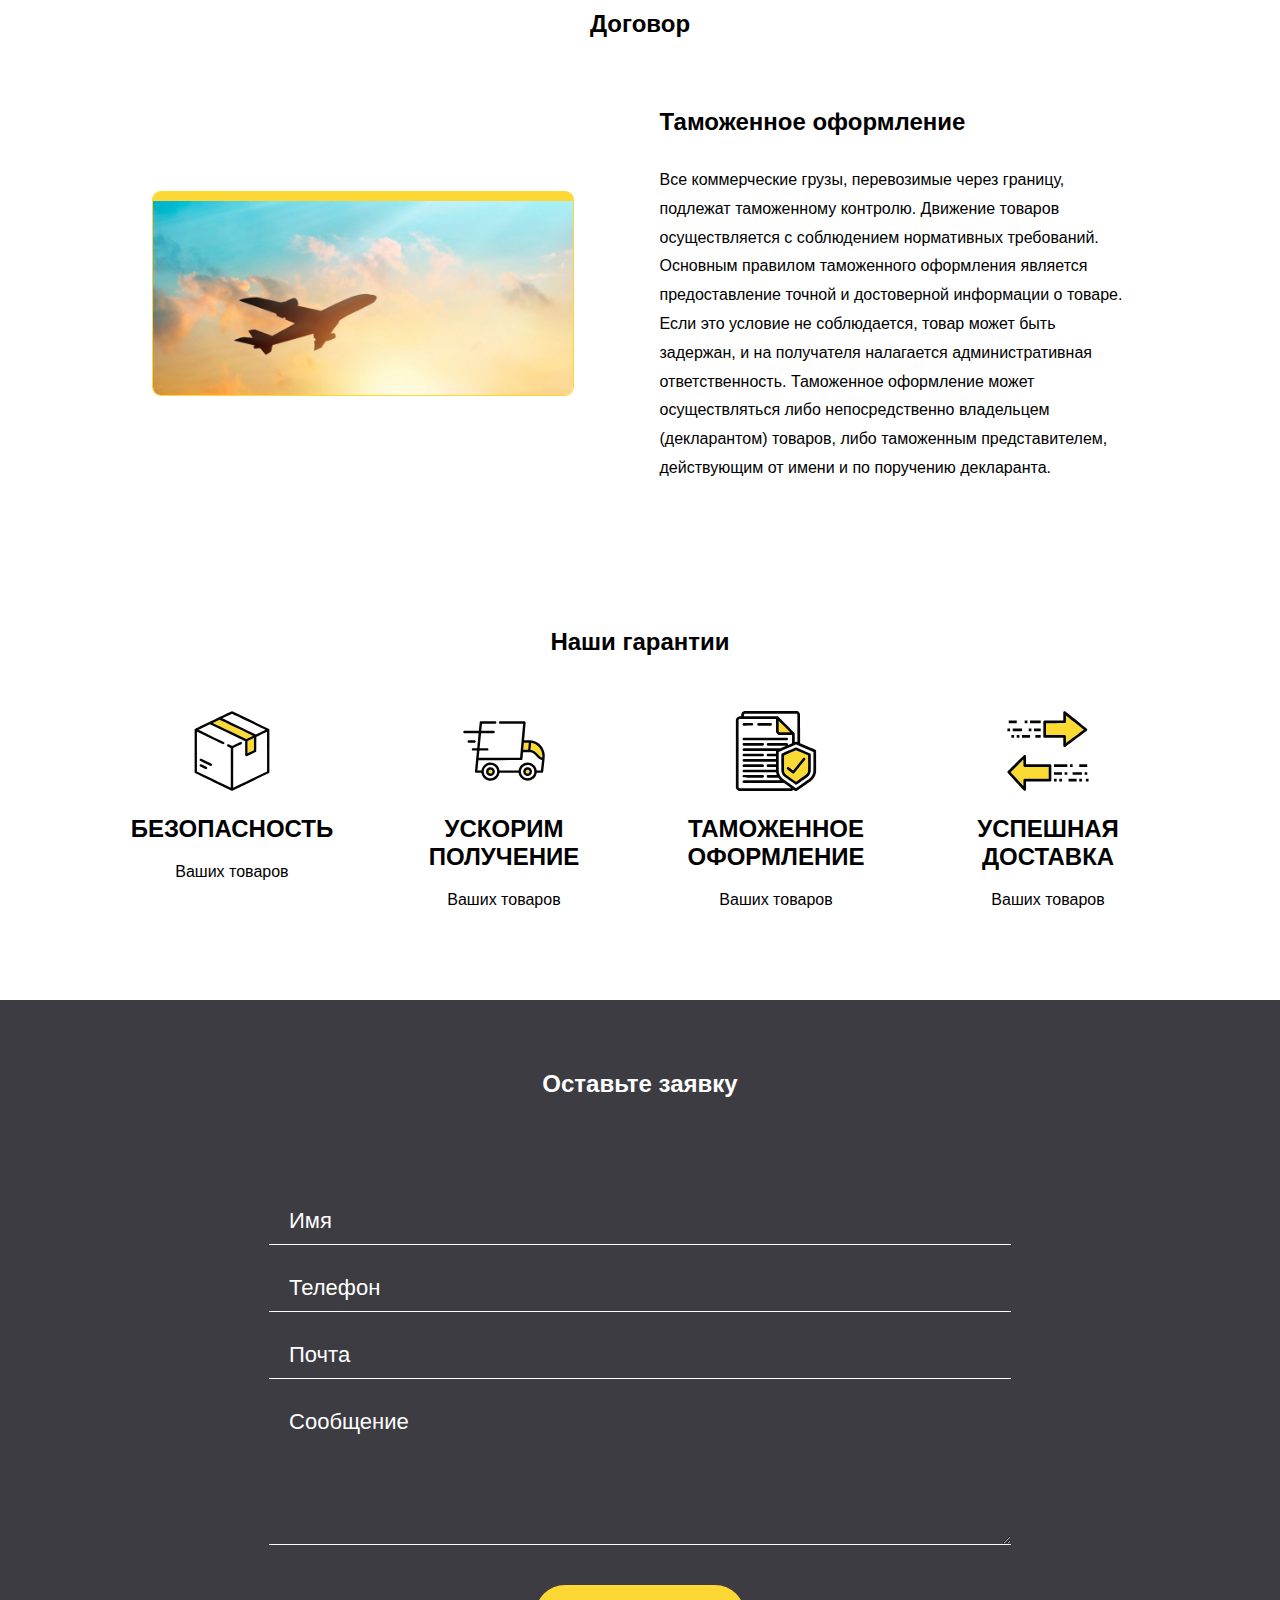
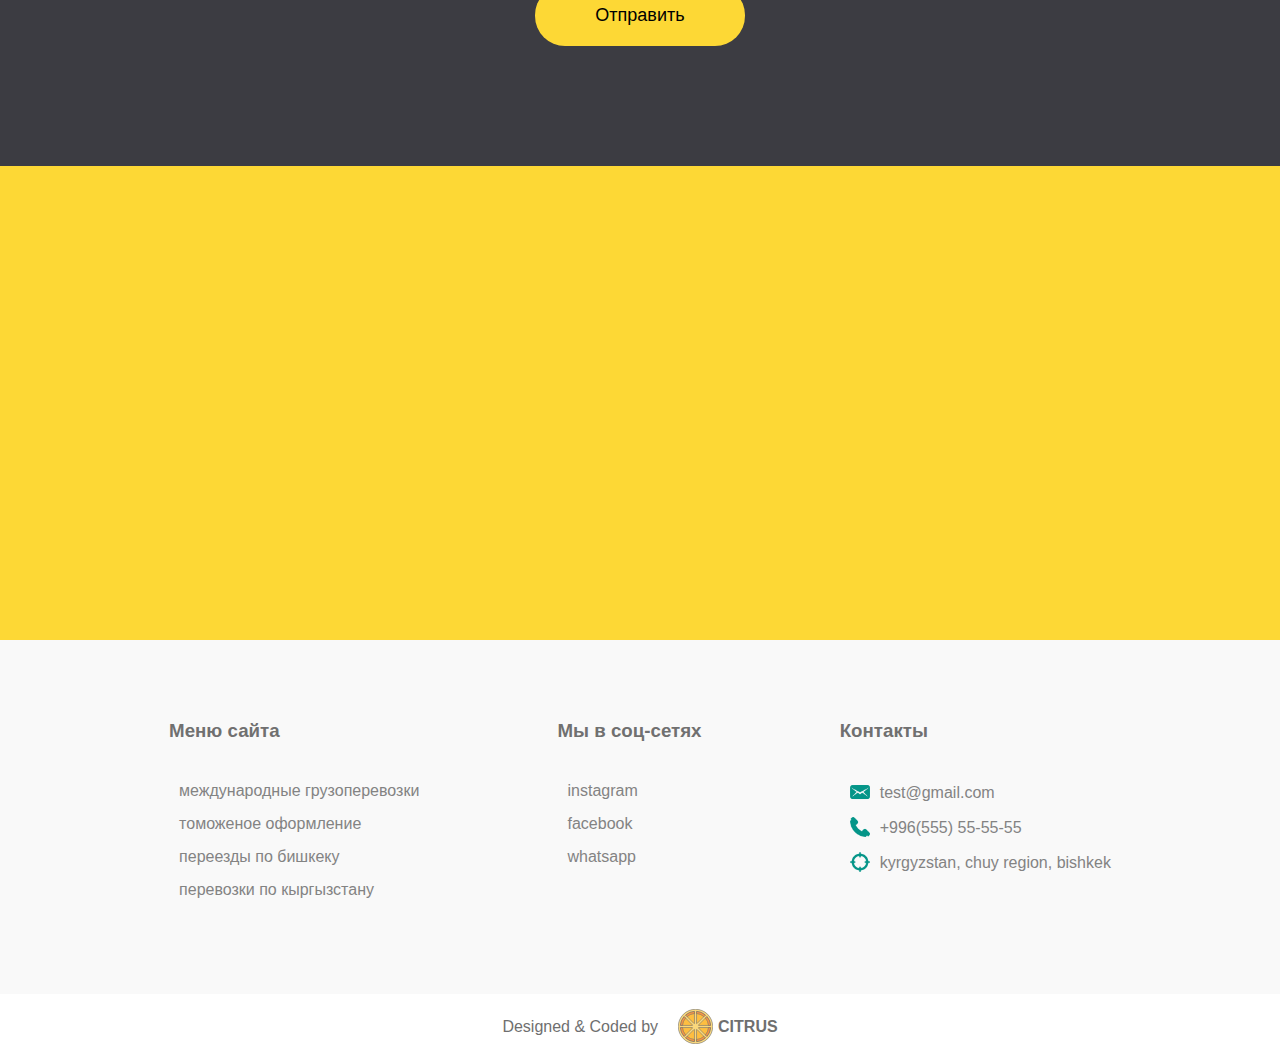
<file: page2/page2.html>
<!DOCTYPE html>
<html lang="en">
<head>
	<meta charset="UTF-8">
	<meta name="viewport" content="width=device-width, user-scalable=no, initial-scale=1.0, maximum-scale=1.0, minimum-scale=1.0">
	<title>page1</title>
	<link rel="stylesheet" href="css/main.css">
</head>
<body>
	<div class="header" id="header">
		<div class="container">
			<div class="logo">
				<a href="#" class="logo_link"><img src="img/icons/logo-light.svg" alt="" class="logo_img"></a>
				<div class="hamburger" id="hamburger">
					<span class="hamburger__line"></span>
					<span class="hamburger__line"></span>
					<span class="hamburger__line"></span>
				</div>
			</div>
			<div class="head">
				<h1 class="head_hg">Таможенное оформление "под ключ"</h1>
				<p class="head_txt">Полная картина необходимых документов и финансовых затрат за 20 минут</p>
				<a href="#" class="head_link">Получите расчет<span class="link_ping ping"></span></a>
			</div>
			<div class="tape">
				<div class="triangle"></div>
				<p class="tape_txt">MENU</p>
				<nav class="tape_menu">
					<ul class="tape_bar">
						<li class="tape_list"><a href="#header" class="tape_link">Главная</a></li>
						<li class="tape_list"><a href="#types" class="tape_link">Цены</a></li>
						<li class="tape_list"><a href="#info" class="tape_link">Гарантии</a></li>
						<li class="tape_list"><a href="#feedback" class="tape_link">Связь</a></li>
						<li class="tape_list"><a href="#footer" class="tape_link">Контакты</a></li>
					</ul>
				</nav>
			</div>
		</div>
	</div>
	<div class="types" id="types">
		<div class="container">
			<h2 class="types_hg">Виды перевозок</h2>
			<div class="types_block">
				<div class="types_item">
					<div class="types_top">
						<img src="img/type-plane.jpg" alt="" class="types_img">
					</div>
					<div class="types_bottom">
						<h2 class="types_head">Avia</h2>
						<p class="types_txt">Lorem ipsum dolor sit amet, consectetur adipisicing elit. Consectetur repudiandae quibusdam</p>
					</div>
				</div>
				<div class="types_item">
					<div class="types_top">
						<img src="img/type-cargo.jpg" alt="" class="types_img">
					</div>
					<div class="types_bottom">
						<h2 class="types_head">Avia</h2>
						<p class="types_txt">Lorem ipsum dolor sit amet, consectetur adipisicing elit. Consectetur repudiandae quibusdam</p>
					</div>
				</div>
				<div class="types_item">
					<div class="types_top">
						<img src="img/type-ship.jpg" alt="" class="types_img">
					</div>
					<div class="types_bottom">
						<h2 class="types_head">Avia</h2>
						<p class="types_txt">Lorem ipsum dolor sit amet, consectetur adipisicing elit. Consectetur repudiandae quibusdam</p>
					</div>
				</div>
				<div class="types_item">
					<div class="types_top">
						<img src="img/type-train.jpg" alt="" class="types_img">
					</div>
					<div class="types_bottom">
						<h2 class="types_head">Avia</h2>
						<p class="types_txt">Lorem ipsum dolor sit amet, consectetur adipisicing elit. Consectetur repudiandae quibusdam</p>
					</div>
				</div>
			</div>
		</div>
	</div>
	<div class="info" id="info">
		<div class="container">
			<h2 class="info_head">Договор</h2>
			<div class="info">
				<div class="info_pic"><img src="img/docum.jpg" alt="" class="info_img"></div>
				<div class="info_block">
					<h2 class="info_hg">Таможенное оформление</h2>
					<p class="info_txt">
						Все коммерческие грузы, перевозимые через границу, подлежат таможенному контролю. Движение товаров осуществляется с соблюдением нормативных требований. Основным правилом таможенного оформления является предоставление точной и достоверной информации о товаре. Если это условие не соблюдается, товар может быть задержан, и на получателя налагается административная ответственность.
						Таможенное оформление может осуществляться либо непосредственно владельцем (декларантом) товаров, либо таможенным представителем, действующим от имени и по поручению декларанта.
					</p>
				</div>
			</div>
		</div>
	</div>
	<div class="slides">
		<div class="container">
			<h2 class="slide_head">Наши гарантии</h2>
			<div class="slide_block">
				<div class="slide_item">
					<img src="img/box.svg" alt="" class="slide_img">
					<h2 class="slide_hg">Безопасность</h2>
					<p class="slide_txt">Ваших товаров</p>
				</div>
				<div class="slide_item">
					<img src="img/delivery-truck.svg" alt="" class="slide_img">
					<h2 class="slide_hg">ускорим получение</h2>
					<p class="slide_txt">Ваших товаров</p>
				</div>
				<div class="slide_item">
					<img src="img/insurance.svg" alt="" class="slide_img">
					<h2 class="slide_hg">Таможенное оформление</h2>
					<p class="slide_txt">Ваших товаров</p>
				</div>
				<div class="slide_item">
					<img src="img/transfer.svg" alt="" class="slide_img">
					<h2 class="slide_hg">успешная доставка</h2>
					<p class="slide_txt">Ваших товаров</p>
				</div>
			</div>			
		</div>
	</div>

	<div class="feedback" id="feedback">
		<div class="container">
			<h2 class="feed_hg">Оставьте заявку</h2>
			<div class="form">
				<input type="text" class="feed_row" placeholder="Имя">
				<input type="number" class="feed_row" placeholder="Телефон">
				<input type="email" class="feed_row" placeholder="Почта">
				<textarea cols="0" rows="5" class="textarea" placeholder="Сообщение"></textarea>
				<input type="submit" class="feed_sub" value="Отправить">
			</div>
		</div>
	</div>
	
	<div class="map">
		<iframe src="https://www.google.com/maps/embed?pb=!1m10!1m8!1m3!1d11704.523195888194!2d74.6107513!3d42.8278508!3m2!1i1024!2i768!4f13.1!5e0!3m2!1sru!2skg!4v1553935708059!5m2!1sru!2skg" width="600" height="450" frameborder="0" style="border:0" allowfullscreen class="map_item"></iframe>
	</div>
	<footer id="footer">
			<div class="container">
				<div class="footer-columns">

					<div class="col col-1">
						<h3>Меню сайта</h3>
						<ul>
	
							<li><a rel="noopener" href="">МЕЖДУНАРОДНЫЕ ГРУЗОПЕРЕВОЗКИ</a></li>
							<li><a rel="noopener" href="">ТОМОЖЕНОЕ ОФОРМЛЕНИЕ</a></li>
							<li><a rel="noopener" href="">ПЕРЕЕЗДЫ ПО БИШКЕКУ</a></li>
							<li><a rel="noopener" href="">ПЕРЕВОЗКИ ПО КЫРГЫЗСТАНУ</a></li>

						</ul>
					</div>

					<div class="col col-2">
						<h3>Мы в соц-сетях</h3>
						<ul>
							<li><a rel="noopener" href="">Instagram</a></li>
							<li><a rel="noopener" href="">Facebook</a></li>
							<li><a rel="noopener" href="">Whatsapp</a></li>
						</ul>
					</div>

					<div class="col col-3">
						<h3>Контакты</h3>
						<ul>
							<li><a rel="noopener" href=""><img src="../files/imgs/icons/mail.png" class="icon" alt="">test@gmail.com</a></li>
							<li><a rel="noopener" href=""><img src="../files/imgs/icons/phone.png" class="icon" alt="">+996(555) 55-55-55</a></li>
							<li><a rel="noopener" href=""><img src="../files/imgs/icons/location.png" class="icon" alt="">Kyrgyzstan, Chuy Region, Bishkek</a></li>
						</ul>
					</div>
				</div>
			</div>

			<div class="citrus">
				<p>Designed & Coded by</p>
				<a rel="noopener" href=""><div class="citrus-logo"> <img src="../files/imgs/icons/citrus.svg" alt=""><b>CITRUS</b></div></a>
			</div>
		</footer>
<script src="js/script.js"></script>
</body>
</html>
</file>
<file: css/main.css>
* {
  box-sizing: border-box;
  margin: 0;
  padding: 0;
  transition: all 0.3s; }

html, body {
  scroll-behavior: smooth;
  margin: 0;
  padding: 0;
  width: 100%;
  height: 100%;
  scroll-behavior: smooth; }

body {
  font-family: "Arial", sans-serif;
  font-size: 1em; }

h1, h2, h3, h4, h5, h6 {
  font-family: "Arial", sans-serif; }

a {
  outline: none;
  text-decoration: none;
  color: inherit; }

li {
  list-style: none; }

a:hover {
  cursor: pointer; }

div.wrapper {
  overflow-x: hidden; }

h2.heading {
  text-align: center; }

div.container {
  width: 90%;
  max-width: 1080px;
  margin: 0 auto; }

h3.heading {
  font-weight: normal; }

header {
  background: url("../files/imgs/header-bg.jpg");
  background-size: cover;
  background-position: 60% 50%;
  min-height: 100vh;
  display: flex;
  position: relative;
  z-index: 2; }
  @media screen and (max-width: 768px) {
    header {
      padding-top: 9.375rem; } }
  header nav {
    padding: 1.5625rem 0;
    box-shadow: 0px 5px 10px 0px rgba(0, 0, 0, 0.2);
    margin-bottom: 3.125rem;
    background-color: white;
    color: black;
    position: fixed;
    width: 100%;
    top: 0;
    left: 0;
    z-index: 999;
    transition: all 0.2s; }
    header nav.active {
      position: fixed;
      top: 0;
      left: 0;
      width: 100%;
      z-index: 99;
      transition: all 0.3s; }
    header nav .menu {
      display: flex;
      align-items: center; }
      header nav .menu .menu-logo {
        width: 50px; }
      header nav .menu .toogle-btn {
        display: none; }
      @media screen and (max-width: 768px) {
        header nav .menu .toggle-btn {
          position: relative;
          z-index: 999;
          cursor: pointer;
          width: 2.5rem;
          display: flex;
          height: 2.1875rem;
          flex-direction: column;
          display: flex;
          justify-content: space-around; }
          header nav .menu .toggle-btn span {
            display: block;
            width: 100%;
            height: 2px;
            background-color: black; }
          header nav .menu .toggle-btn.active span {
            background-color: white; }
            header nav .menu .toggle-btn.active span:nth-child(1) {
              transform-origin: 0 100%;
              transform: rotate(45deg) translate(-2px, -3px); }
            header nav .menu .toggle-btn.active span:nth-child(2) {
              opacity: 0; }
            header nav .menu .toggle-btn.active span:nth-child(3) {
              transform-origin: 0% 100%;
              transform: rotate(-45deg) translate(0px, 3px); } }
      header nav .menu .menu-item:first-child {
        margin-right: auto; }
      header nav .menu .nav-items {
        display: flex; }
        header nav .menu .nav-items .nav-item {
          margin: 0 1.25rem; }
        header nav .menu .nav-items:last-child {
          margin-right: 0; }
        @media screen and (max-width: 768px) {
          header nav .menu .nav-items {
            display: none; }
            header nav .menu .nav-items.active {
              display: flex;
              position: absolute;
              flex-direction: column;
              background-color: rgba(0, 0, 0, 0.7);
              top: 0;
              right: 0;
              height: 100vh;
              color: white;
              padding: 0 2.5rem;
              justify-content: center;
              font-size: 1.2em;
              width: auto;
              z-index: 99;
              text-align: right; }
              header nav .menu .nav-items.active .nav-item {
                margin: 0.625rem 0;
                font-weight: bold; } }
  header div.blocks-container {
    display: flex; }
    header div.blocks-container div.blocks {
      display: flex;
      flex-wrap: wrap;
      margin: auto;
      align-items: space-around; }
      header div.blocks-container div.blocks div.block-item {
        flex: 1 1 50%;
        text-align: center;
        padding: 5% 5%;
        cursor: pointer; }
        header div.blocks-container div.blocks div.block-item:hover {
          box-shadow: 5px 5px 10px 10px rba(0, 0, 0, 0.2); }
          header div.blocks-container div.blocks div.block-item:hover div.top img {
            transform: scale(1.1); }
        header div.blocks-container div.blocks div.block-item:nth-child(1) {
          border-bottom: 1px solid #BEBEBE;
          border-right: 1px solid #BEBEBE; }
        header div.blocks-container div.blocks div.block-item:nth-child(2) {
          border-bottom: 1px solid #BEBEBE; }
        header div.blocks-container div.blocks div.block-item:nth-child(3) {
          border-right: 1px solid #BEBEBE; }
        @media screen and (max-width: 768px) {
          header div.blocks-container div.blocks div.block-item {
            flex: 1 1 100%;
            border: none !important;
            margin: 2.5rem 0; } }
        header div.blocks-container div.blocks div.block-item div.top {
          margin-bottom: 1.25rem; }
          header div.blocks-container div.blocks div.block-item div.top img {
            width: 6.25rem;
            transform: scale(1); }

section.about {
  padding: 3.125rem 0;
  padding: 4em 0;
  position: relative; }
  section.about div.bg-plane {
    display: none; }
    section.about div.bg-plane img {
      width: 100%; }
    @media screen and (max-width: 768px) {
      section.about div.bg-plane {
        display: inline-block;
        position: fixed;
        left: -48px;
        top: 30%;
        z-index: 0;
        width: 6.25rem; } }
  section.about div.bg-circle {
    position: absolute;
    width: 400px;
    height: 400px;
    background: transparent;
    border-radius: 50%;
    z-index: -1; }
    section.about div.bg-circle.top {
      width: 400px;
      height: 400px;
      border: 60px solid #fdc300;
      top: 20%;
      left: -250px; }
      @media screen and (max-width: 768px) {
        section.about div.bg-circle.top {
          left: -300px; } }
    section.about div.bg-circle.bottom {
      width: 500px;
      height: 500px;
      border: 55px solid #049588;
      bottom: 10%;
      right: -360px; }
      @media screen and (max-width: 768px) {
        section.about div.bg-circle.bottom {
          bottom: 10%;
          right: -450px; } }
  section.about div.content {
    margin-top: 3.125rem;
    background: url("../files/imgs/icons/truck-icon.svg"), url("../files/imgs/icons/road_texture.png");
    background-position: 15% 30%, 15% 30%;
    background-attachment: fixed, scroll;
    background-repeat: no-repeat, repeat-y;
    background-size: 9.375rem, 9.375rem;
    padding-top: 5rem;
    padding-left: 35%;
    padding-bottom: 6.25rem; }
    @media screen and (max-width: 768px) {
      section.about div.content {
        background-position: -100% -100%, -48px 0%;
        background-size: 6.25rem;
        padding-left: 17%;
        background-attachment: initial !important, scroll; } }
    section.about div.content div.about-us-block {
      margin-right: 15%;
      font-size: 1.5em;
      line-height: 1.6em;
      color: white;
      background: #151515;
      padding: 3.75rem 3.125rem;
      border-radius: 8px;
      font-weight: bold;
      margin-bottom: 6.25rem; }
      @media screen and (max-width: 992px) {
        section.about div.content div.about-us-block {
          margin-right: 0; } }
      @media screen and (max-width: 768px) {
        section.about div.content div.about-us-block {
          font-size: 1.1em;
          padding: 1.25rem 0.9375rem; } }
      section.about div.content div.about-us-block .accent.red {
        color: #E64C3C; }
      section.about div.content div.about-us-block .accent.yellow {
        color: #E5C649; }
      section.about div.content div.about-us-block .accent.green {
        color: #01AA9B; }
    section.about div.content div.features {
      display: flex;
      flex-direction: column; }
      section.about div.content div.features h2 {
        margin-bottom: 1.875rem;
        margin-top: 2.5rem; }
      section.about div.content div.features .feature-item {
        display: flex;
        margin: 1.875rem 0;
        align-content: center;
        cursor: pointer; }
        section.about div.content div.features .feature-item img {
          position: relative; }
          section.about div.content div.features .feature-item img.speed-arrow {
            display: inline-block;
            width: 100%;
            height: 36px;
            position: absolute;
            bottom: 10px;
            left: 0;
            transform: rotate(-90deg);
            transform-origin: 48% 50%; }
          section.about div.content div.features .feature-item img.quality-anim {
            transform: scale(1); }
@-webkit-keyframes flash {
  0% {
    opacity: 0; }
  50% {
    opacity: 1; }
  100% {
    opacity: 0; } }
@-moz-keyframes flash {
  0% {
    opacity: 0; }
  50% {
    opacity: 1; }
  100% {
    opacity: 0; } }
@-ms-keyframes flash {
  0% {
    opacity: 0; }
  50% {
    opacity: 1; }
  100% {
    opacity: 0; } }
@keyframes flash {
  0% {
    opacity: 0; }
  50% {
    opacity: 1; }
  100% {
    opacity: 0; } }
        section.about div.content div.features .feature-item .left {
          width: 100px;
          margin-right: 1.25rem;
          position: relative; }
          section.about div.content div.features .feature-item .left img {
            width: 100%; }
        section.about div.content div.features .feature-item .right {
          display: flex;
          flex-direction: column;
          justify-content: center; }
          section.about div.content div.features .feature-item .right .heading {
            font-weight: bold;
            font-size: 1.2em;
            margin-bottom: 0.625rem; }
          section.about div.content div.features .feature-item .right .feature-info {
            color: #6F6F6F; }
        section.about div.content div.features .feature-item:hover img.speed-arrow {
          transform: rotate(0); }
        section.about div.content div.features .feature-item:hover img.flash-anim {
          animation: flash 0.2s; }
        section.about div.content div.features .feature-item:hover img.quality-anim {
          transform: scale(1.1); }

section.reviews {
  background: #F1F8FF;
  padding: 4.375rem 0;
  position: relative;
  z-index: 1; }
  section.reviews .review-items {
    margin-top: 6.25rem;
    display: flex; }
    @media screen and (max-width: 768px) {
      section.reviews .review-items {
        flex-wrap: wrap; } }
    section.reviews .review-items .review-item {
      flex: 1 1 50%;
      background: white;
      box-shadow: 6px 7px 20px 0px rgba(0, 0, 0, 0.2);
      border-radius: 7px;
      padding: 3.125rem;
      margin: 0 1.875rem;
      display: flex;
      flex-direction: column;
      justify-content: space-between; }
      section.reviews .review-items .review-item:hover {
        box-shadow: 3px 3px 10px 0px rgba(0, 0, 0, 0.2); }
      @media screen and (max-width: 992px) {
        section.reviews .review-items .review-item {
          padding: 1.25rem; } }
      @media screen and (max-width: 768px) {
        section.reviews .review-items .review-item {
          flex: 1 1 100%;
          margin: 2.5rem 0;
          padding: 2.5rem; } }
      section.reviews .review-items .review-item p.review-text {
        color: #171717;
        margin-bottom: 1.875rem; }
      section.reviews .review-items .review-item .author-info {
        display: flex;
        align-items: center; }
        section.reviews .review-items .review-item .author-info .left {
          border-radius: 50%;
          border: 1px solid grey;
          width: 48px;
          margin-right: 1.25rem;
          height: 48px;
          background: url("../files/imgs/icons/review-avatar.jpg");
          background-size: cover; }
        section.reviews .review-items .review-item .author-info small {
          color: #838383; }

section.action {
  color: white;
  padding: 3.75rem;
  position: relative;
  z-index: -1;
  background: url("../files/imgs/icons/truck-icon.svg"), url("../files/imgs/icons/road_texture.png");
  background-color: #049588;
  background-position: 15% 30%, 15% 30%;
  background-attachment: fixed, scroll;
  background-repeat: no-repeat, repeat-y;
  background-size: 9.375rem, 9.375rem; }
  @media screen and (max-width: 768px) {
    section.action {
      background-position: -100% -100%, -48px 0%;
      background-size: 6.25rem; } }
  section.action h2 {
    text-align: center;
    cursor: pointer; }
    @media screen and (max-width: 992px) {
      section.action h2 {
        margin-left: 25%; } }
    @media screen and (max-width: 768px) {
      section.action h2 {
        margin-left: 0; } }
    section.action h2.title {
      margin-bottom: 1.875rem; }

footer {
  background-color: #F9F9F9;
  color: #838383;
  position: relative; }
  footer div.footer-columns {
    padding: 5rem 0;
    display: flex;
    justify-content: space-around; }
    @media screen and (max-width: 768px) {
      footer div.footer-columns {
        flex-wrap: wrap; } }
    @media screen and (max-width: 768px) {
      footer div.footer-columns .col {
        flex: 1 1 100%;
        margin-bottom: 2.8125rem;
        text-align: center; }
        footer div.footer-columns .col:last-child {
          margin-bottom: 0; } }
    footer div.footer-columns .col h3 {
      color: #707070;
      margin-bottom: 2.5rem; }
      @media screen and (max-width: 768px) {
        footer div.footer-columns .col h3 {
          margin-bottom: 1.25rem; } }
    footer div.footer-columns .col ul li {
      margin: 0.9375rem 0;
      margin-left: 0.625rem;
      text-transform: lowercase; }
    footer div.footer-columns .col-3 li img {
      width: 20px;
      vertical-align: -4px;
      margin-right: 0.625rem; }
  footer div.citrus {
    display: flex;
    background-color: white;
    color: #6F6F6F;
    padding: 0.9375rem;
    justify-content: center;
    align-items: center; }
    footer div.citrus p {
      margin-right: 1.25rem; }
    footer div.citrus div.citrus-logo {
      display: flex;
      align-items: center; }
      footer div.citrus div.citrus-logo img {
        width: 35px;
        height: 35px;
        margin-right: 0.3125rem; }

/*# sourceMappingURL=main.css.map */
</file>
<file: page-bishkek-transfer/css/main.css>
* {
  box-sizing: border-box;
  margin: 0;
  padding: 0;
  transition: all 0.3s; }

html, body {
  scroll-behavior: smooth;
  margin: 0;
  padding: 0;
  width: 100%;
  height: 100%;
  scroll-behavior: smooth; }

body {
  font-family: "Arial", sans-serif;
  font-size: 1em; }

h1, h2, h3, h4, h5, h6 {
  font-family: "Arial", sans-serif; }

a {
  outline: none;
  text-decoration: none;
  color: inherit; }

li {
  list-style: none; }

a:hover {
  cursor: pointer; }

div.wrapper {
  overflow-x: hidden; }

h2.heading {
  text-align: center; }

div.container {
  width: 90%;
  max-width: 1080px;
  margin: 0 auto; }

h3.heading {
  font-weight: normal; }

.header {
  min-height: 100vh;
  display: flex;
  align-items: center;
  text-align: left;
  overflow: hidden;
  background: #3C3C42 url(../img/header.jpg) 0 0 no-repeat;
  background-size: cover; }

.tape {
  width: 70px;
  height: 100%;
  background: #FDD835;
  position: fixed;
  top: 0;
  right: 0;
  box-shadow: 0px 1px 6px 0px rgba(50, 50, 50, 0.75);
  transition: all 0.2s;
  z-index: 9; }
  @media screen and (max-width: 768px) {
    .tape {
      width: 0; } }

.right {
  position: fixed;
  top: 0;
  right: 140px; }
  @media screen and (max-width: 768px) {
    .right {
      top: 340px;
      right: 0; } }

.triangle {
  width: 0;
  height: 0;
  border-style: solid;
  border-width: 50px 50px 50px 0;
  border-color: transparent #FDD835 transparent transparent;
  position: absolute;
  top: 50%;
  right: 70px;
  transform: translateY(-50%);
  cursor: pointer; }
  @media screen and (max-width: 768px) {
    .triangle {
      border-color: transparent transparent transparent transparent; } }

.logo {
  margin-bottom: 0; }

.logo_link {
  font-size: 2rem; }

.logo_img {
  width: 18%;
  height: 20%;
  object-fit: cover; }
  @media screen and (max-width: 480px) {
    .logo_img {
      width: 40%;
      height: 40%; } }

.head_hg {
  color: #fff;
  font-size: 3.125rem;
  margin-bottom: 2.5rem;
  width: 70%;
  margin-top: 3.125rem; }
  @media screen and (max-width: 768px) {
    .head_hg {
      font-size: 2.5rem; } }
  @media screen and (max-width: 480px) {
    .head_hg {
      font-size: 2rem;
      width: 100%; } }

.head_txt {
  color: #fff;
  font-size: 1.375rem;
  margin-bottom: 3.75rem; }
  @media screen and (max-width: 480px) {
    .head_txt {
      font-size: 1.125rem; } }

.head_link {
  z-index: 1;
  position: relative;
  color: #000;
  background: #FDD835;
  padding: 20px 60px;
  border-radius: 30px; }
  .head_link:active {
    background-color: #FDD835;
    box-shadow: 0 1px 1px rgba(255, 255, 255, 0.5), inset 0 2px 5px rgba(0, 0, 100, 0.5); }
  @media screen and (max-width: 280px) {
    .head_link {
      display: inline-block;
      padding: 20px 0;
      width: 100%;
      text-align: center; } }

.link_ping {
  z-index: -1;
  position: absolute;
  top: -17.5px;
  left: -21px;
  background: #FDD835;
  display: inline-block;
  border-radius: 30px;
  height: 90px;
  width: 115%; }

.ping {
  animation: ping 0.8s ease-in-out infinite both; }

@-webkit-keyframes ping {
  0% {
    transform: scale(0.2);
    opacity: 0.8; }
  80% {
    transform: scale(1.2);
    opacity: 0; }
  100% {
    transform: scale(2.2);
    opacity: 0; } }
@-moz-keyframes ping {
  0% {
    transform: scale(0.2);
    opacity: 0.8; }
  80% {
    transform: scale(1.2);
    opacity: 0; }
  100% {
    transform: scale(2.2);
    opacity: 0; } }
@-ms-keyframes ping {
  0% {
    transform: scale(0.2);
    opacity: 0.8; }
  80% {
    transform: scale(1.2);
    opacity: 0; }
  100% {
    transform: scale(2.2);
    opacity: 0; } }
@keyframes ping {
  0% {
    transform: scale(0.2);
    opacity: 0.8; }
  80% {
    transform: scale(1.2);
    opacity: 0; }
  100% {
    transform: scale(2.2);
    opacity: 0; } }
.tape_menu {
  width: 0;
  height: 100%;
  background: #000;
  position: absolute;
  top: 0;
  right: 0;
  position: fixed;
  transition: all 0.2s;
  z-index: 5; }
  @media screen and (max-width: 768px) {
    .tape_menu {
      background: rgba(0, 0, 0, 0.7); } }

.tape_bar {
  width: 0;
  font-size: 1rem;
  height: 100%;
  display: flex;
  flex-direction: column;
  justify-content: center;
  transition: all 0.2s; }

.activeb {
  width: 200px !important;
  padding-left: 30px; }

.tape_list {
  padding: 30px 0 30px 20px;
  transition: none; }
  @media screen and (max-width: 768px) {
    .tape_list {
      padding: 15px 0; } }

.tape_link {
  color: #fff; }

.open {
  width: 140px;
  font-size: 1rem; }
  @media screen and (max-width: 768px) {
    .open {
      background: #000;
      width: 100%;
      height: 340px; } }

.tape_txt {
  font-size: 2.625rem;
  transform: rotate(90deg) translate(-20%, 80%);
  position: absolute;
  top: 50%;
  left: 0;
  padding: 10px 30px;
  font-weight: bold;
  color: #000; }
  @media screen and (max-width: 768px) {
    .tape_txt {
      transform: rotate(0) translate(-50%, -50%);
      left: 50%;
      display: none; } }

.tape:hover .tape_bar {
  width: 140px;
  font-size: 1rem; }

.tape:hover .tape_menu {
  width: 140px; }

.tape:hover {
  right: 140px; }

@media screen and (max-width: 768px) {
  .hamburger {
    position: absolute;
    top: 15%;
    right: 10%;
    display: flex;
    flex-direction: column;
    justify-content: space-around;
    background: transparent;
    width: 50px;
    height: 50px;
    padding: 6px 10px;
    cursor: pointer;
    z-index: 999;
    border-radius: 9px;
    box-shadow: 3px 3px 15px 0px rgba(50, 50, 50, 0.4); }

  .hamburger__line {
    background: #fff;
    width: 100%;
    height: 2px;
    transition: 0.1s; }

  .active .hamburger__line {
    background-color: white; }
    .active .hamburger__line:nth-child(1) {
      transform-origin: 0 100%;
      transform: rotate(45deg) translate(4px, -3px); }
    .active .hamburger__line:nth-child(2) {
      opacity: 0; }
    .active .hamburger__line:nth-child(3) {
      transform-origin: 0% 100%;
      transform: rotate(-45deg) translate(7px, 2px); } }
.hamburger.active {
  box-shadow: none;
  background: transparent !important;
  position: fixed; }

.price {
  font-family: "Arial";
  padding: 70px 4% 0 4%;
  background: #fff; }

.price__box {
  display: flex;
  align-items: center; }
  @media screen and (max-width: 992px) {
    .price__box {
      flex-direction: column; } }

.price__item {
  border: 1px solid #ccd5df;
  border-radius: 2px;
  width: 33%;
  background: #fff;
  text-align: center;
  padding: 57px 30px;
  margin: 1.25rem 0; }
  @media screen and (max-width: 992px) {
    .price__item {
      width: 70%; } }
  @media screen and (max-width: 768px) {
    .price__item {
      width: 100%; } }

.price__item.brn {
  border-right: none;
  border-top-right-radius: 0;
  border-bottom-right-radius: 0; }
  @media screen and (max-width: 992px) {
    .price__item.brn {
      border: 1px solid #ccd5df; } }

.price__item.bln {
  border-left: none;
  border-top-left-radius: 0;
  border-bottom-left-radius: 0;
  color: #3c3c41; }
  @media screen and (max-width: 992px) {
    .price__item.bln {
      border: 1px solid #ccd5df; } }

.price__item.changed {
  border: none;
  border-radius: 2px;
  background: #3C3C42;
  padding: 87px 30px; }

.price__heading {
  margin-top: 0;
  font-size: 25px;
  font-weight: lighter;
  color: #3c3c41;
  margin-bottom: 10px; }

.price__dollar {
  display: inline-block;
  transform: translateY(-20px);
  font-size: 40px; }

.price__colored {
  font-weight: bold;
  display: block;
  color: #FDD835;
  font-size: 60px; }

.price__txt {
  margin-bottom: 30px;
  font-size: 13.5px;
  font-weight: lighter;
  color: #818b95;
  text-transform: uppercase; }

.price__txt2 {
  padding: 16px 0;
  font-size: 13.5px;
  font-weight: lighter;
  color: #3c3c41;
  text-transform: uppercase;
  border-top: solid 1px #e2e9f0; }

.price__heading.changed {
  color: #fff; }

.price__txt.changed {
  color: #fff; }

.price__colored.changed {
  color: #fff; }

.price__dollar.changed {
  color: #fff; }

.price__txt2.changed {
  color: #fff;
  border-color: #fff; }

.info-block__heading {
  margin-bottom: 70px; }

.box__link {
  background: #FDD835;
  margin-top: 20px;
  display: inline-block;
  padding: 20px 40px;
  border-radius: 30px; }
  .box__link:active {
    background-color: #FDD835;
    box-shadow: 0 1px 1px rgba(255, 255, 255, 0.5), inset 0 2px 5px rgba(0, 0, 100, 0.5); }

.ct {
  color: transparent; }

.info {
  background: #fff;
  padding: 70px 4%;
  display: flex;
  justify-content: space-between;
  align-items: center; }
  @media screen and (max-width: 768px) {
    .info {
      flex-wrap: wrap; } }

.info_pic {
  width: 48%; }
  @media screen and (max-width: 768px) {
    .info_pic {
      width: 100%;
      margin-bottom: 50px; } }

.info_img {
  width: 100%;
  height: 90%;
  object-fit: cover;
  border: 1px solid #FDD835;
  border-top: 10px solid #FDD835;
  border-radius: 9px; }

.info_block {
  width: 48%;
  background: #fff; }
  @media screen and (max-width: 768px) {
    .info_block {
      width: 100%; } }

.info_hg {
  margin-bottom: 30px; }

.info_txt {
  line-height: 1.8; }

.info_head {
  text-align: center; }

.slides {
  background: #fff;
  padding: 0 4% 70px 4%; }

.slide_block {
  display: flex;
  justify-content: space-between; }
  @media screen and (max-width: 992px) {
    .slide_block {
      flex-wrap: wrap; } }

.slide_item {
  padding: 20px;
  width: 23%;
  text-align: center; }
  @media screen and (max-width: 992px) {
    .slide_item {
      width: 48%;
      margin-bottom: 30px; } }
  @media screen and (max-width: 480px) {
    .slide_item {
      width: 100%; } }

.slide_hg {
  text-transform: uppercase;
  margin: 20px 0; }

.slide_img {
  width: 40%;
  height: 40%; }

.slide_head {
  text-align: center;
  padding: 5px;
  margin-bottom: 30px; }

.map {
  padding: 10px 70px 10px 0;
  background: #FDD835; }
  @media screen and (max-width: 768px) {
    .map {
      padding-right: 0; } }

.map_item {
  width: 100%;
  filter: grayscale(100%); }

footer {
  background-color: #F9F9F9;
  color: #838383;
  position: relative; }
  footer div.footer-columns {
    padding: 5rem 0;
    display: flex;
    justify-content: space-around; }
    @media screen and (max-width: 768px) {
      footer div.footer-columns {
        flex-wrap: wrap; } }
    @media screen and (max-width: 768px) {
      footer div.footer-columns .col {
        flex: 1 1 100%;
        margin-bottom: 2.8125rem;
        text-align: center; }
        footer div.footer-columns .col:last-child {
          margin-bottom: 0; } }
    footer div.footer-columns .col h3 {
      color: #707070;
      margin-bottom: 2.5rem; }
      @media screen and (max-width: 768px) {
        footer div.footer-columns .col h3 {
          margin-bottom: 1.25rem; } }
    footer div.footer-columns .col ul li {
      margin: 0.9375rem 0;
      margin-left: 0.625rem;
      text-transform: lowercase; }
    footer div.footer-columns .col-3 li img {
      width: 20px;
      vertical-align: -4px;
      margin-right: 0.625rem; }
  footer div.citrus {
    display: flex;
    background-color: white;
    color: #6F6F6F;
    padding: 0.9375rem;
    justify-content: center;
    align-items: center; }
    footer div.citrus p {
      margin-right: 1.25rem; }
    footer div.citrus div.citrus-logo {
      display: flex;
      align-items: center; }
      footer div.citrus div.citrus-logo img {
        width: 35px;
        height: 35px;
        margin-right: 0.3125rem; }

/*# sourceMappingURL=main.css.map */
</file>
<file: page-mejdunarodniye-perevozki/css/main.css>
* {
  box-sizing: border-box;
  margin: 0;
  padding: 0;
  transition: all 0.3s; }

html, body {
  scroll-behavior: smooth;
  margin: 0;
  padding: 0;
  width: 100%;
  height: 100%;
  scroll-behavior: smooth; }

body {
  font-family: "Arial", sans-serif;
  font-size: 1em; }

h1, h2, h3, h4, h5, h6 {
  font-family: "Arial", sans-serif; }

a {
  outline: none;
  text-decoration: none;
  color: inherit; }

li {
  list-style: none; }

a:hover {
  cursor: pointer; }

div.wrapper {
  overflow-x: hidden; }

h2.heading {
  text-align: center; }

div.container {
  width: 90%;
  max-width: 1080px;
  margin: 0 auto; }

h3.heading {
  font-weight: normal; }

.header {
  min-height: 100vh;
  display: flex;
  align-items: center;
  text-align: left;
  overflow: hidden;
  background: #3C3C42 url(../img/header.jpg) 0 0 no-repeat;
  background-size: cover; }

.tape {
  width: 70px;
  height: 100%;
  background: #FDD835;
  position: fixed;
  top: 0;
  right: 0;
  box-shadow: 0px 1px 6px 0px rgba(50, 50, 50, 0.75);
  transition: all 0.2s;
  z-index: 9; }
  @media screen and (max-width: 768px) {
    .tape {
      width: 0; } }

.right {
  position: fixed;
  top: 0;
  right: 140px; }
  @media screen and (max-width: 768px) {
    .right {
      top: 340px;
      right: 0; } }

.triangle {
  width: 0;
  height: 0;
  border-style: solid;
  border-width: 50px 50px 50px 0;
  border-color: transparent #FDD835 transparent transparent;
  position: absolute;
  top: 50%;
  right: 70px;
  transform: translateY(-50%);
  cursor: pointer; }
  @media screen and (max-width: 768px) {
    .triangle {
      border-color: transparent transparent transparent transparent; } }

.logo {
  margin-bottom: 0; }

.logo_link {
  font-size: 2rem; }

.logo_img {
  width: 18%;
  height: 20%;
  object-fit: cover; }
  @media screen and (max-width: 480px) {
    .logo_img {
      width: 40%;
      height: 40%; } }

.head_hg {
  color: #fff;
  font-size: 3.125rem;
  margin-bottom: 2.5rem;
  width: 70%;
  margin-top: 3.125rem; }
  @media screen and (max-width: 768px) {
    .head_hg {
      font-size: 2.5rem; } }
  @media screen and (max-width: 480px) {
    .head_hg {
      font-size: 2rem;
      width: 100%; } }

.head_txt {
  color: #fff;
  font-size: 1.375rem;
  margin-bottom: 3.75rem; }
  @media screen and (max-width: 480px) {
    .head_txt {
      font-size: 1.125rem; } }

.head_link {
  z-index: 1;
  position: relative;
  color: #000;
  background: #FDD835;
  padding: 20px 60px;
  border-radius: 30px; }
  .head_link:active {
    background-color: #FDD835;
    box-shadow: 0 1px 1px rgba(255, 255, 255, 0.5), inset 0 2px 5px rgba(0, 0, 100, 0.5); }
  @media screen and (max-width: 280px) {
    .head_link {
      display: inline-block;
      padding: 20px 0;
      width: 100%;
      text-align: center; } }

.link_ping {
  z-index: -1;
  position: absolute;
  top: -17.5px;
  left: -21px;
  background: #FDD835;
  display: inline-block;
  border-radius: 30px;
  height: 90px;
  width: 115%; }

.ping {
  animation: ping 0.8s ease-in-out infinite both; }

@-webkit-keyframes ping {
  0% {
    transform: scale(0.2);
    opacity: 0.8; }
  80% {
    transform: scale(1.2);
    opacity: 0; }
  100% {
    transform: scale(2.2);
    opacity: 0; } }
@-moz-keyframes ping {
  0% {
    transform: scale(0.2);
    opacity: 0.8; }
  80% {
    transform: scale(1.2);
    opacity: 0; }
  100% {
    transform: scale(2.2);
    opacity: 0; } }
@-ms-keyframes ping {
  0% {
    transform: scale(0.2);
    opacity: 0.8; }
  80% {
    transform: scale(1.2);
    opacity: 0; }
  100% {
    transform: scale(2.2);
    opacity: 0; } }
@keyframes ping {
  0% {
    transform: scale(0.2);
    opacity: 0.8; }
  80% {
    transform: scale(1.2);
    opacity: 0; }
  100% {
    transform: scale(2.2);
    opacity: 0; } }
.tape_menu {
  width: 0;
  height: 100%;
  background: #000;
  position: absolute;
  top: 0;
  right: 0;
  position: fixed;
  transition: all 0.2s;
  z-index: 5; }
  @media screen and (max-width: 768px) {
    .tape_menu {
      background: rgba(0, 0, 0, 0.7); } }

.tape_bar {
  width: 0;
  font-size: 1rem;
  height: 100%;
  display: flex;
  flex-direction: column;
  justify-content: center;
  transition: all 0.2s; }

.activeb {
  width: 200px !important;
  padding-left: 30px; }

.tape_list {
  padding: 30px 0 30px 20px;
  transition: none; }
  @media screen and (max-width: 768px) {
    .tape_list {
      padding: 15px 0; } }

.tape_link {
  color: #fff; }

.open {
  width: 140px;
  font-size: 1rem; }
  @media screen and (max-width: 768px) {
    .open {
      background: #000;
      width: 100%;
      height: 340px; } }

.tape_txt {
  font-size: 2.625rem;
  transform: rotate(90deg) translate(-20%, 80%);
  position: absolute;
  top: 50%;
  left: 0;
  padding: 10px 30px;
  font-weight: bold;
  color: #000; }
  @media screen and (max-width: 768px) {
    .tape_txt {
      transform: rotate(0) translate(-50%, -50%);
      left: 50%;
      display: none; } }

.tape:hover .tape_bar {
  width: 140px;
  font-size: 1rem; }

.tape:hover .tape_menu {
  width: 140px; }

.tape:hover {
  right: 140px; }

@media screen and (max-width: 768px) {
  .hamburger {
    position: absolute;
    top: 15%;
    right: 10%;
    display: flex;
    flex-direction: column;
    justify-content: space-around;
    background: transparent;
    width: 50px;
    height: 50px;
    padding: 6px 10px;
    cursor: pointer;
    z-index: 999;
    border-radius: 9px;
    box-shadow: 3px 3px 15px 0px rgba(50, 50, 50, 0.4); }

  .hamburger__line {
    background: #fff;
    width: 100%;
    height: 2px;
    transition: 0.1s; }

  .active .hamburger__line {
    background-color: white; }
    .active .hamburger__line:nth-child(1) {
      transform-origin: 0 100%;
      transform: rotate(45deg) translate(4px, -3px); }
    .active .hamburger__line:nth-child(2) {
      opacity: 0; }
    .active .hamburger__line:nth-child(3) {
      transform-origin: 0% 100%;
      transform: rotate(-45deg) translate(7px, 2px); } }
.hamburger.active {
  box-shadow: none;
  background: transparent !important;
  position: fixed; }

.types {
  padding: 70px 4% 0 4%;
  background: #fff; }

.types_block {
  display: flex;
  justify-content: space-between;
  position: relative; }
  @media screen and (max-width: 992px) {
    .types_block {
      flex-wrap: wrap; } }

.types_item {
  background: #fff;
  position: relative;
  transition: 0.5s;
  border-radius: 9px;
  width: 23%;
  text-align: center;
  cursor: pointer;
  box-shadow: 3px 3px 15px 0px rgba(50, 50, 50, 0.4); }
  .types_item:hover {
    transform: translateY(2px);
    box-shadow: 1px 1px 5px 0px rgba(50, 50, 50, 0.6); }
  .types_item:hover .price_item {
    transform: translateY(55%); }
  @media screen and (max-width: 1125px) {
    .types_item:hover .price_item {
      transform: translateY(50%); } }
  @media screen and (max-width: 992px) {
    .types_item {
      width: 48%;
      margin-bottom: 30px; } }
  @media screen and (max-width: 768px) {
    .types_item {
      width: 100%; } }
  .types_item .types_top {
    overflow-y: hidden; }
    .types_item .types_top:after {
      display: inline-block;
      position: absolute;
      width: 160px;
      transform: translate(-80px, 0);
      top: 20px;
      left: 50%; }
  .types_item:nth-child(1) .types_top:after {
    content: url("../img/icons/type-over-plane.svg"); }
  .types_item:nth-child(2) .types_top:after {
    content: url("../img/icons/type-over-cargo.svg"); }
  .types_item:nth-child(3) .types_top:after {
    content: url("../img/icons/type-over-ship.svg"); }
  .types_item:nth-child(4) .types_top:after {
    content: url("../img/icons/type-over-train.svg"); }

.types_img {
  width: 100%;
  height: 30vh;
  border-radius: 9px;
  border-bottom-left-radius: 0;
  border-bottom-right-radius: 0;
  object-fit: cover;
  position: relative;
  min-height: 200px; }

.types_hg {
  margin-bottom: 70px;
  text-align: center; }

.types_bottom {
  padding: 30px;
  text-align: left; }

.types_head {
  margin: 0px 0 20px 0; }

.info {
  background: #fff;
  padding: 70px 4%;
  display: flex;
  justify-content: space-between;
  align-items: center; }
  @media screen and (max-width: 768px) {
    .info {
      flex-wrap: wrap; } }

.info_pic {
  width: 48%; }
  @media screen and (max-width: 768px) {
    .info_pic {
      width: 100%;
      margin-bottom: 50px; } }

.info_img {
  width: 100%;
  height: 90%;
  object-fit: cover;
  border: 1px solid #FDD835;
  border-top: 10px solid #FDD835;
  border-radius: 9px; }

.info_block {
  width: 48%;
  background: #fff; }
  @media screen and (max-width: 768px) {
    .info_block {
      width: 100%; } }

.info_hg {
  margin-bottom: 30px; }

.info_txt {
  line-height: 1.8; }

.info_head {
  text-align: center; }

.slides {
  background: #fff;
  padding: 0 4% 70px 4%; }

.slide_block {
  display: flex;
  justify-content: space-between; }
  @media screen and (max-width: 992px) {
    .slide_block {
      flex-wrap: wrap; } }

.slide_item {
  padding: 20px;
  width: 23%;
  text-align: center; }
  @media screen and (max-width: 992px) {
    .slide_item {
      width: 48%;
      margin-bottom: 30px; } }
  @media screen and (max-width: 480px) {
    .slide_item {
      width: 100%; } }

.slide_hg {
  text-transform: uppercase;
  margin: 20px 0; }

.slide_img {
  width: 40%;
  height: 40%; }

.slide_head {
  text-align: center;
  padding: 5px;
  margin-bottom: 30px; }

.map {
  padding: 10px 70px 10px 0;
  background: #FDD835; }
  @media screen and (max-width: 768px) {
    .map {
      padding-right: 0; } }

.map_item {
  width: 100%;
  filter: grayscale(100%); }

.feed_sub {
  border: none;
  padding: 20px 60px;
  background: #FDD835;
  outline: none;
  cursor: pointer;
  border-radius: 30px;
  font-size: 1.125rem; }
  .feed_sub:active {
    background-color: #FDD835;
    box-shadow: 0 1px 1px rgba(255, 255, 255, 0.5), inset 0 2px 5px rgba(0, 0, 100, 0.5); }

footer {
  background-color: #F9F9F9;
  color: #838383;
  position: relative; }
  footer div.footer-columns {
    padding: 5rem 0;
    display: flex;
    justify-content: space-around; }
    @media screen and (max-width: 768px) {
      footer div.footer-columns {
        flex-wrap: wrap; } }
    @media screen and (max-width: 768px) {
      footer div.footer-columns .col {
        flex: 1 1 100%;
        margin-bottom: 2.8125rem;
        text-align: center; }
        footer div.footer-columns .col:last-child {
          margin-bottom: 0; } }
    footer div.footer-columns .col h3 {
      color: #707070;
      margin-bottom: 2.5rem; }
      @media screen and (max-width: 768px) {
        footer div.footer-columns .col h3 {
          margin-bottom: 1.25rem; } }
    footer div.footer-columns .col ul li {
      margin: 0.9375rem 0;
      margin-left: 0.625rem;
      text-transform: lowercase; }
    footer div.footer-columns .col-3 li img {
      width: 20px;
      vertical-align: -4px;
      margin-right: 0.625rem; }
  footer div.citrus {
    display: flex;
    background-color: white;
    color: #6F6F6F;
    padding: 0.9375rem;
    justify-content: center;
    align-items: center; }
    footer div.citrus p {
      margin-right: 1.25rem; }
    footer div.citrus div.citrus-logo {
      display: flex;
      align-items: center; }
      footer div.citrus div.citrus-logo img {
        width: 35px;
        height: 35px;
        margin-right: 0.3125rem; }

/*# sourceMappingURL=main.css.map */
</file>
<file: page-tamoznya/css/main.css>
* {
  box-sizing: border-box;
  margin: 0;
  padding: 0;
  transition: all 0.3s; }

html, body {
  scroll-behavior: smooth;
  margin: 0;
  padding: 0;
  width: 100%;
  height: 100%;
  scroll-behavior: smooth; }

body {
  font-family: "Arial", sans-serif;
  font-size: 1em; }

h1, h2, h3, h4, h5, h6 {
  font-family: "Arial", sans-serif; }

a {
  outline: none;
  text-decoration: none;
  color: inherit; }

li {
  list-style: none; }

a:hover {
  cursor: pointer; }

div.wrapper {
  overflow-x: hidden; }

h2.heading {
  text-align: center; }

div.container {
  width: 90%;
  max-width: 1080px;
  margin: 0 auto; }

h3.heading {
  font-weight: normal; }

.header {
  min-height: 100vh;
  display: flex;
  align-items: center;
  text-align: left;
  overflow: hidden;
  background: #3C3C42 url(../img/header.jpg) 0 0 no-repeat;
  background-size: cover; }

.tape {
  width: 70px;
  height: 100%;
  background: #FDD835;
  position: fixed;
  top: 0;
  right: 0;
  box-shadow: 0px 1px 6px 0px rgba(50, 50, 50, 0.75);
  transition: all 0.2s;
  z-index: 9; }
  @media screen and (max-width: 768px) {
    .tape {
      width: 0; } }

.right {
  position: fixed;
  top: 0;
  right: 140px; }
  @media screen and (max-width: 768px) {
    .right {
      top: 340px;
      right: 0; } }

.triangle {
  width: 0;
  height: 0;
  border-style: solid;
  border-width: 50px 50px 50px 0;
  border-color: transparent #FDD835 transparent transparent;
  position: absolute;
  top: 50%;
  right: 70px;
  transform: translateY(-50%);
  cursor: pointer; }
  @media screen and (max-width: 768px) {
    .triangle {
      border-color: transparent transparent transparent transparent; } }

.logo {
  margin-bottom: 0; }

.logo_link {
  font-size: 2rem; }

.logo_img {
  width: 18%;
  height: 20%;
  object-fit: cover; }
  @media screen and (max-width: 480px) {
    .logo_img {
      width: 40%;
      height: 40%; } }

.head_hg {
  color: #fff;
  font-size: 3.125rem;
  margin-bottom: 2.5rem;
  width: 70%;
  margin-top: 3.125rem; }
  @media screen and (max-width: 768px) {
    .head_hg {
      font-size: 2.5rem; } }
  @media screen and (max-width: 480px) {
    .head_hg {
      font-size: 2rem;
      width: 100%; } }

.head_txt {
  color: #fff;
  font-size: 1.375rem;
  margin-bottom: 3.75rem; }
  @media screen and (max-width: 480px) {
    .head_txt {
      font-size: 1.125rem; } }

.head_link {
  z-index: 1;
  position: relative;
  color: #000;
  background: #FDD835;
  padding: 20px 60px;
  border-radius: 30px; }
  .head_link:active {
    background-color: #FDD835;
    box-shadow: 0 1px 1px rgba(255, 255, 255, 0.5), inset 0 2px 5px rgba(0, 0, 100, 0.5); }
  @media screen and (max-width: 280px) {
    .head_link {
      display: inline-block;
      padding: 20px 0;
      width: 100%;
      text-align: center; } }

.link_ping {
  z-index: -1;
  position: absolute;
  top: -17.5px;
  left: -21px;
  background: #FDD835;
  display: inline-block;
  border-radius: 30px;
  height: 90px;
  width: 115%; }

.ping {
  animation: ping 0.8s ease-in-out infinite both; }

@-webkit-keyframes ping {
  0% {
    transform: scale(0.2);
    opacity: 0.8; }
  80% {
    transform: scale(1.2);
    opacity: 0; }
  100% {
    transform: scale(2.2);
    opacity: 0; } }
@-moz-keyframes ping {
  0% {
    transform: scale(0.2);
    opacity: 0.8; }
  80% {
    transform: scale(1.2);
    opacity: 0; }
  100% {
    transform: scale(2.2);
    opacity: 0; } }
@-ms-keyframes ping {
  0% {
    transform: scale(0.2);
    opacity: 0.8; }
  80% {
    transform: scale(1.2);
    opacity: 0; }
  100% {
    transform: scale(2.2);
    opacity: 0; } }
@keyframes ping {
  0% {
    transform: scale(0.2);
    opacity: 0.8; }
  80% {
    transform: scale(1.2);
    opacity: 0; }
  100% {
    transform: scale(2.2);
    opacity: 0; } }
.tape_menu {
  width: 0;
  height: 100%;
  background: #000;
  position: absolute;
  top: 0;
  right: 0;
  position: fixed;
  transition: all 0.2s;
  z-index: 5; }
  @media screen and (max-width: 768px) {
    .tape_menu {
      background: rgba(0, 0, 0, 0.7); } }

.tape_bar {
  width: 0;
  font-size: 1rem;
  height: 100%;
  display: flex;
  flex-direction: column;
  justify-content: center;
  transition: all 0.2s; }

.activeb {
  width: 200px !important;
  padding-left: 30px; }

.tape_list {
  padding: 30px 0 30px 20px;
  transition: none; }
  @media screen and (max-width: 768px) {
    .tape_list {
      padding: 15px 0; } }

.tape_link {
  color: #fff; }

.open {
  width: 140px;
  font-size: 1rem; }
  @media screen and (max-width: 768px) {
    .open {
      background: #000;
      width: 100%;
      height: 340px; } }

.tape_txt {
  font-size: 2.625rem;
  transform: rotate(90deg) translate(-20%, 80%);
  position: absolute;
  top: 50%;
  left: 0;
  padding: 10px 30px;
  font-weight: bold;
  color: #000; }
  @media screen and (max-width: 768px) {
    .tape_txt {
      transform: rotate(0) translate(-50%, -50%);
      left: 50%;
      display: none; } }

.tape:hover .tape_bar {
  width: 140px;
  font-size: 1rem; }

.tape:hover .tape_menu {
  width: 140px; }

.tape:hover {
  right: 140px; }

@media screen and (max-width: 768px) {
  .hamburger {
    position: absolute;
    top: 15%;
    right: 10%;
    display: flex;
    flex-direction: column;
    justify-content: space-around;
    background: transparent;
    width: 50px;
    height: 50px;
    padding: 6px 10px;
    cursor: pointer;
    z-index: 999;
    border-radius: 9px;
    box-shadow: 3px 3px 15px 0px rgba(50, 50, 50, 0.4); }

  .hamburger__line {
    background: #fff;
    width: 100%;
    height: 2px;
    transition: 0.1s; }

  .active .hamburger__line {
    background-color: white; }
    .active .hamburger__line:nth-child(1) {
      transform-origin: 0 100%;
      transform: rotate(45deg) translate(4px, -3px); }
    .active .hamburger__line:nth-child(2) {
      opacity: 0; }
    .active .hamburger__line:nth-child(3) {
      transform-origin: 0% 100%;
      transform: rotate(-45deg) translate(7px, 2px); } }
.hamburger.active {
  box-shadow: none;
  background: transparent !important;
  position: fixed; }

.info {
  background: #fff;
  padding: 70px 4%;
  display: flex;
  justify-content: space-between;
  align-items: center; }
  @media screen and (max-width: 768px) {
    .info {
      flex-wrap: wrap; } }

.info_pic {
  width: 48%; }
  @media screen and (max-width: 768px) {
    .info_pic {
      width: 100%;
      margin-bottom: 50px; } }

.info_img {
  width: 100%;
  height: 90%;
  object-fit: cover;
  border: 1px solid #FDD835;
  border-top: 10px solid #FDD835;
  border-radius: 9px; }

.info_block {
  width: 48%;
  background: #fff; }
  @media screen and (max-width: 768px) {
    .info_block {
      width: 100%; } }

.info_hg {
  margin-bottom: 30px; }

.info_txt {
  line-height: 1.8; }

.info_head {
  text-align: center; }

.slides {
  background: #fff;
  padding: 0 4% 70px 4%; }

.slide_block {
  display: flex;
  justify-content: space-between; }
  @media screen and (max-width: 992px) {
    .slide_block {
      flex-wrap: wrap; } }

.slide_item {
  padding: 20px;
  width: 23%;
  text-align: center; }
  @media screen and (max-width: 992px) {
    .slide_item {
      width: 48%;
      margin-bottom: 30px; } }
  @media screen and (max-width: 480px) {
    .slide_item {
      width: 100%; } }

.slide_hg {
  text-transform: uppercase;
  margin: 20px 0; }

.slide_img {
  width: 40%;
  height: 40%; }

.slide_head {
  text-align: center;
  padding: 5px;
  margin-bottom: 30px; }

.map {
  padding: 10px 70px 10px 0;
  background: #FDD835; }
  @media screen and (max-width: 768px) {
    .map {
      padding-right: 0; } }

.map_item {
  width: 100%;
  filter: grayscale(100%); }

.feed_sub {
  border: none;
  padding: 20px 60px;
  background: #FDD835;
  outline: none;
  cursor: pointer;
  border-radius: 30px;
  font-size: 1.125rem; }
  .feed_sub:active {
    background-color: #FDD835;
    box-shadow: 0 1px 1px rgba(255, 255, 255, 0.5), inset 0 2px 5px rgba(0, 0, 100, 0.5); }

footer {
  background-color: #F9F9F9;
  color: #838383;
  position: relative; }
  footer div.footer-columns {
    padding: 5rem 0;
    display: flex;
    justify-content: space-around; }
    @media screen and (max-width: 768px) {
      footer div.footer-columns {
        flex-wrap: wrap; } }
    @media screen and (max-width: 768px) {
      footer div.footer-columns .col {
        flex: 1 1 100%;
        margin-bottom: 2.8125rem;
        text-align: center; }
        footer div.footer-columns .col:last-child {
          margin-bottom: 0; } }
    footer div.footer-columns .col h3 {
      color: #707070;
      margin-bottom: 2.5rem; }
      @media screen and (max-width: 768px) {
        footer div.footer-columns .col h3 {
          margin-bottom: 1.25rem; } }
    footer div.footer-columns .col ul li {
      margin: 0.9375rem 0;
      margin-left: 0.625rem;
      text-transform: lowercase; }
    footer div.footer-columns .col-3 li img {
      width: 20px;
      vertical-align: -4px;
      margin-right: 0.625rem; }
  footer div.citrus {
    display: flex;
    background-color: white;
    color: #6F6F6F;
    padding: 0.9375rem;
    justify-content: center;
    align-items: center; }
    footer div.citrus p {
      margin-right: 1.25rem; }
    footer div.citrus div.citrus-logo {
      display: flex;
      align-items: center; }
      footer div.citrus div.citrus-logo img {
        width: 35px;
        height: 35px;
        margin-right: 0.3125rem; }

/*# sourceMappingURL=main.css.map */
</file>
<file: page1/css/main.css>
* {
  box-sizing: border-box;
  margin: 0;
  padding: 0;
  transition: all 0.3s; }

html, body {
  scroll-behavior: smooth;
  margin: 0;
  padding: 0;
  width: 100%;
  height: 100%;
  scroll-behavior: smooth; }

body {
  font-family: "Arial", sans-serif;
  font-size: 1em; }

h1, h2, h3, h4, h5, h6 {
  font-family: "Arial", sans-serif; }

a {
  outline: none;
  text-decoration: none;
  color: inherit; }

li {
  list-style: none; }

a:hover {
  cursor: pointer; }

div.wrapper {
  overflow-x: hidden; }

h2.heading {
  text-align: center; }

div.container {
  width: 90%;
  max-width: 1080px;
  margin: 0 auto; }

h3.heading {
  font-weight: normal; }

.header {
  min-height: 100vh;
  background: #fff;
  display: flex;
  align-items: center;
  text-align: left;
  overflow: hidden;
  background: url(../img/header.jpg) 0 0 no-repeat;
  background-size: cover; }

.tape {
  width: 70px;
  height: 100%;
  background: #FDD835;
  position: fixed;
  top: 0;
  right: 0;
  box-shadow: 0px 1px 6px 0px rgba(50, 50, 50, 0.75);
  transition: all 0.2s;
  z-index: 9; }
  @media screen and (max-width: 768px) {
    .tape {
      display: none; } }

.right {
  position: fixed;
  top: 0;
  right: 140px; }
  @media screen and (max-width: 768px) {
    .right {
      top: 340px;
      right: 0; } }

.triangle {
  width: 0;
  height: 0;
  border-style: solid;
  border-width: 50px 50px 50px 0;
  border-color: transparent #FDD835 transparent transparent;
  position: absolute;
  top: 50%;
  right: 70px;
  transform: translateY(-50%);
  cursor: pointer; }
  @media screen and (max-width: 768px) {
    .triangle {
      top: 50px;
      left: 50%;
      transform: translate(-50%, -25%) rotate(-90deg); } }

.logo {
  margin-bottom: 3.125rem; }
  @media screen and (max-width: 768px) {
    .logo {
      margin-bottom: 9.375rem; } }

.logo_link {
  font-size: 2rem; }

.logo_img {
  width: 20%;
  height: 20%;
  object-fit: cover; }
  @media screen and (max-width: 480px) {
    .logo_img {
      width: 40%;
      height: 40%; } }

.head_hg {
  color: #fff;
  font-size: 3.125rem;
  margin-bottom: 2.5rem;
  width: 70%; }
  @media screen and (max-width: 768px) {
    .head_hg {
      font-size: 2.5rem; } }
  @media screen and (max-width: 480px) {
    .head_hg {
      font-size: 2rem;
      width: 100%; } }

.head_txt {
  color: #fff;
  font-size: 1.375rem;
  margin-bottom: 3.75rem; }
  @media screen and (max-width: 480px) {
    .head_txt {
      font-size: 1.125rem; } }

.head_link {
  z-index: 1;
  position: relative;
  color: #000;
  background: #FDD835;
  padding: 20px 60px;
  border-radius: 30px; }
  .head_link:active {
    background-color: #FDD835;
    box-shadow: 0 1px 1px rgba(255, 255, 255, 0.5), inset 0 2px 5px rgba(0, 0, 100, 0.5); }
  @media screen and (max-width: 280px) {
    .head_link {
      display: inline-block;
      padding: 20px 0;
      width: 100%;
      text-align: center; } }

.link_ping {
  z-index: -1;
  position: absolute;
  top: -17.5px;
  left: -21px;
  background: #FDD835;
  display: inline-block;
  border-radius: 30px;
  height: 90px;
  width: 115%; }

.ping {
  animation: ping 0.8s ease-in-out infinite both; }

@-webkit-keyframes ping {
  0% {
    transform: scale(0.2);
    opacity: 0.8; }
  80% {
    transform: scale(1.2);
    opacity: 0; }
  100% {
    transform: scale(2.2);
    opacity: 0; } }
@-moz-keyframes ping {
  0% {
    transform: scale(0.2);
    opacity: 0.8; }
  80% {
    transform: scale(1.2);
    opacity: 0; }
  100% {
    transform: scale(2.2);
    opacity: 0; } }
@-ms-keyframes ping {
  0% {
    transform: scale(0.2);
    opacity: 0.8; }
  80% {
    transform: scale(1.2);
    opacity: 0; }
  100% {
    transform: scale(2.2);
    opacity: 0; } }
@keyframes ping {
  0% {
    transform: scale(0.2);
    opacity: 0.8; }
  80% {
    transform: scale(1.2);
    opacity: 0; }
  100% {
    transform: scale(2.2);
    opacity: 0; } }
.tape_menu {
  height: 100%;
  background: #000;
  position: absolute;
  top: 0;
  right: 0;
  position: fixed;
  transition: none;
  z-index: 5; }
  @media screen and (max-width: 768px) {
    .tape_menu {
      background: #000;
      width: 100%;
      height: 0; } }

.tape_bar {
  width: 0;
  font-size: 0;
  height: 100%;
  display: flex;
  flex-direction: column;
  justify-content: center;
  transition: all 0.2s; }
  @media screen and (max-width: 768px) {
    .tape_bar {
      width: 100%;
      align-items: center;
      height: 0; } }

.tape_list {
  padding: 30px 0 30px 20px;
  transition: none; }
  @media screen and (max-width: 768px) {
    .tape_list {
      padding: 15px 0; } }

.tape_link {
  color: #fff; }

.open {
  width: 140px;
  font-size: 1rem; }
  @media screen and (max-width: 768px) {
    .open {
      background: #000;
      width: 100%;
      height: 340px; } }

.tape_txt {
  font-size: 2.625rem;
  transform: rotate(90deg) translate(-20%, 80%);
  position: absolute;
  top: 50%;
  left: 0;
  padding: 10px 30px;
  font-weight: bold;
  color: #000; }
  @media screen and (max-width: 768px) {
    .tape_txt {
      transform: rotate(0) translate(-50%, -50%);
      left: 50%;
      display: none; } }

.tape:hover .tape_bar {
  width: 140px;
  font-size: 1rem; }

.tape:hover {
  right: 140px; }

@media screen and (max-width: 768px) {
  .hamburger {
    position: absolute;
    top: 15%;
    right: 10%;
    display: flex;
    flex-direction: column;
    justify-content: space-around;
    background: transparent;
    width: 50px;
    height: 41px;
    padding: 0 8px;
    cursor: pointer; }

  .hamburger__line {
    background: #fff;
    width: 100%;
    height: 2px;
    transition: 0.1s; } }
.active .hamburger__line {
  background-color: white; }
  .active .hamburger__line:nth-child(1) {
    transform-origin: 0 100%;
    transform: rotate(45deg) translate(4px, -3px); }
  .active .hamburger__line:nth-child(2) {
    opacity: 0; }
  .active .hamburger__line:nth-child(3) {
    transform-origin: 0% 100%;
    transform: rotate(-45deg) translate(5px, 3px); }

.types {
  padding: 70px 4% 0 4%;
  background: #fff; }

.types_block {
  display: flex;
  justify-content: space-between;
  position: relative; }
  @media screen and (max-width: 992px) {
    .types_block {
      flex-wrap: wrap; } }

.types_item {
  background: #fff;
  position: relative;
  transition: 0.5s;
  border-radius: 9px;
  width: 23%;
  text-align: center;
  cursor: pointer;
  box-shadow: 3px 3px 15px 0px rgba(50, 50, 50, 0.4); }
  .types_item:hover {
    transform: translateY(2px);
    box-shadow: 1px 1px 5px 0px rgba(50, 50, 50, 0.6); }
  .types_item:hover .price_item {
    transform: translateY(55%); }
  @media screen and (max-width: 1125px) {
    .types_item:hover .price_item {
      transform: translateY(50%); } }
  @media screen and (max-width: 992px) {
    .types_item {
      width: 48%;
      margin-bottom: 30px; } }
  @media screen and (max-width: 768px) {
    .types_item {
      width: 100%; } }

.types_img {
  width: 100%;
  height: 25vh;
  border-radius: 9px;
  border-bottom-left-radius: 0;
  border-bottom-right-radius: 0;
  object-fit: cover; }

.types_hg {
  margin-bottom: 70px;
  text-align: center; }

.types_bottom {
  padding: 30px;
  text-align: left; }

.types_head {
  margin: 0px 0 20px 0; }

.info {
  background: #fff;
  padding: 70px 4%;
  display: flex;
  justify-content: space-between;
  align-items: center; }
  @media screen and (max-width: 768px) {
    .info {
      flex-wrap: wrap; } }

.info_pic {
  width: 48%; }
  @media screen and (max-width: 768px) {
    .info_pic {
      width: 100%;
      margin-bottom: 50px; } }

.info_img {
  width: 90%;
  height: 90%;
  object-fit: cover;
  border: 1px solid #FDD835;
  border-top: 10px solid #FDD835;
  border-radius: 9px; }

.info_block {
  width: 48%;
  background: #fff; }
  @media screen and (max-width: 768px) {
    .info_block {
      width: 100%; } }

.info_hg {
  margin-bottom: 30px; }

.info_txt {
  line-height: 1.8; }

.info_head {
  text-align: center; }

.slides {
  background: #fff;
  padding: 0 4% 70px 4%; }

.slide_block {
  display: flex;
  justify-content: space-between; }
  @media screen and (max-width: 992px) {
    .slide_block {
      flex-wrap: wrap; } }

.slide_item {
  padding: 20px;
  width: 23%;
  text-align: center; }
  @media screen and (max-width: 992px) {
    .slide_item {
      width: 48%;
      margin-bottom: 30px; } }
  @media screen and (max-width: 480px) {
    .slide_item {
      width: 100%; } }

.slide_hg {
  text-transform: uppercase;
  margin: 20px 0; }

.slide_img {
  width: 40%;
  height: 40%; }

.slide_head {
  text-align: center;
  padding: 5px;
  margin-bottom: 30px; }

.feedback {
  padding: 70px 4% 70px 4%;
  background: #3C3C42; }

.form {
  display: flex;
  flex-direction: column;
  align-items: center;
  padding: 50px 0;
  border-radius: 12px; }

.feed_hg {
  text-align: center;
  color: #fff;
  margin-bottom: 50px; }

.feed_row {
  outline: none;
  width: 70%;
  padding: 10px;
  margin-bottom: 20px;
  border: none;
  border-bottom: 1px solid #fff;
  padding: 10px 20px;
  background: #3C3C42;
  font-size: 1.375rem;
  color: #fff; }
  .feed_row::placeholder {
    color: #fff; }
  @media screen and (max-width: 768px) {
    .feed_row {
      width: 100%; } }

.textarea {
  outline: none;
  width: 70%;
  border: none;
  border-bottom: 1px solid #fff;
  padding: 10px 20px;
  margin-bottom: 40px;
  background: #3C3C42;
  font-size: 1.375rem;
  color: #fff; }
  .textarea::placeholder {
    font-family: "Arial";
    color: #fff; }
  @media screen and (max-width: 768px) {
    .textarea {
      width: 100%; } }

.map {
  padding: 10px 70px 10px 0;
  background: #FDD835; }
  @media screen and (max-width: 768px) {
    .map {
      padding-right: 0; } }

.map_item {
  width: 100%;
  filter: grayscale(100%); }

.feed_sub {
  border: none;
  padding: 20px 60px;
  background: #FDD835;
  outline: none;
  cursor: pointer;
  border-radius: 30px;
  font-size: 1.125rem; }
  .feed_sub:active {
    background-color: #FDD835;
    box-shadow: 0 1px 1px rgba(255, 255, 255, 0.5), inset 0 2px 5px rgba(0, 0, 100, 0.5); }

input[type=number]::-webkit-inner-spin-button,
input[type=number]::-webkit-outer-spin-button {
  -webkit-appearance: none;
  margin: 0; }

footer {
  background-color: #F9F9F9;
  color: #838383;
  position: relative; }
  footer div.footer-columns {
    padding: 5rem 0;
    display: flex;
    justify-content: space-around; }
    @media screen and (max-width: 768px) {
      footer div.footer-columns {
        flex-wrap: wrap; } }
    @media screen and (max-width: 768px) {
      footer div.footer-columns .col {
        flex: 1 1 100%;
        margin-bottom: 2.8125rem;
        text-align: center; }
        footer div.footer-columns .col:last-child {
          margin-bottom: 0; } }
    footer div.footer-columns .col h3 {
      color: #707070;
      margin-bottom: 2.5rem; }
      @media screen and (max-width: 768px) {
        footer div.footer-columns .col h3 {
          margin-bottom: 1.25rem; } }
    footer div.footer-columns .col ul li {
      margin: 0.9375rem 0;
      margin-left: 0.625rem;
      text-transform: lowercase; }
    footer div.footer-columns .col-3 li img {
      width: 20px;
      vertical-align: -4px;
      margin-right: 0.625rem; }
  footer div.citrus {
    display: flex;
    background-color: white;
    color: #6F6F6F;
    padding: 0.9375rem;
    justify-content: center;
    align-items: center; }
    footer div.citrus p {
      margin-right: 1.25rem; }
    footer div.citrus div.citrus-logo {
      display: flex;
      align-items: center; }
      footer div.citrus div.citrus-logo img {
        width: 35px;
        height: 35px;
        margin-right: 0.3125rem; }

/*# sourceMappingURL=main.css.map */
</file>
<file: page2/css/main.css>
* {
  box-sizing: border-box;
  margin: 0;
  padding: 0;
  transition: all 0.3s; }

html, body {
  scroll-behavior: smooth;
  margin: 0;
  padding: 0;
  width: 100%;
  height: 100%;
  scroll-behavior: smooth; }

body {
  font-family: "Arial", sans-serif;
  font-size: 1em; }

h1, h2, h3, h4, h5, h6 {
  font-family: "Arial", sans-serif; }

a {
  outline: none;
  text-decoration: none;
  color: inherit; }

li {
  list-style: none; }

a:hover {
  cursor: pointer; }

div.wrapper {
  overflow-x: hidden; }

h2.heading {
  text-align: center; }

div.container {
  width: 90%;
  max-width: 1080px;
  margin: 0 auto; }

h3.heading {
  font-weight: normal; }

.header {
  min-height: 100vh;
  background: #fff;
  display: flex;
  align-items: center;
  text-align: left;
  overflow: hidden;
  background: url(../img/header.jpg) 0 0 no-repeat;
  background-size: cover; }

.tape {
  width: 70px;
  height: 100%;
  background: #FDD835;
  position: fixed;
  top: 0;
  right: 0;
  box-shadow: 0px 1px 6px 0px rgba(50, 50, 50, 0.75);
  transition: all 0.2s;
  z-index: 9; }
  @media screen and (max-width: 768px) {
    .tape {
      width: 0; } }

.right {
  position: fixed;
  top: 0;
  right: 140px; }
  @media screen and (max-width: 768px) {
    .right {
      top: 340px;
      right: 0; } }

.triangle {
  width: 0;
  height: 0;
  border-style: solid;
  border-width: 50px 50px 50px 0;
  border-color: transparent #FDD835 transparent transparent;
  position: absolute;
  top: 50%;
  right: 70px;
  transform: translateY(-50%);
  cursor: pointer; }
  @media screen and (max-width: 768px) {
    .triangle {
      border-color: transparent transparent transparent transparent; } }

.logo {
  margin-bottom: 3.125rem; }

.logo_link {
  font-size: 2rem; }

.logo_img {
  width: 20%;
  height: 20%;
  object-fit: cover; }
  @media screen and (max-width: 480px) {
    .logo_img {
      width: 40%;
      height: 40%; } }

.head_hg {
  color: #fff;
  font-size: 3.125rem;
  margin-bottom: 2.5rem;
  width: 70%;
  margin-top: 8.125rem; }
  @media screen and (max-width: 768px) {
    .head_hg {
      font-size: 2.5rem; } }
  @media screen and (max-width: 480px) {
    .head_hg {
      font-size: 2rem;
      width: 100%; } }

.head_txt {
  color: #fff;
  font-size: 1.375rem;
  margin-bottom: 3.75rem; }
  @media screen and (max-width: 480px) {
    .head_txt {
      font-size: 1.125rem; } }

.head_link {
  z-index: 1;
  position: relative;
  color: #000;
  background: #FDD835;
  padding: 20px 60px;
  border-radius: 30px; }
  .head_link:active {
    background-color: #FDD835;
    box-shadow: 0 1px 1px rgba(255, 255, 255, 0.5), inset 0 2px 5px rgba(0, 0, 100, 0.5); }
  @media screen and (max-width: 280px) {
    .head_link {
      display: inline-block;
      padding: 20px 0;
      width: 100%;
      text-align: center; } }

.link_ping {
  z-index: -1;
  position: absolute;
  top: -17.5px;
  left: -21px;
  background: #FDD835;
  display: inline-block;
  border-radius: 30px;
  height: 90px;
  width: 115%; }

.ping {
  animation: ping 0.8s ease-in-out infinite both; }

@-webkit-keyframes ping {
  0% {
    transform: scale(0.2);
    opacity: 0.8; }
  80% {
    transform: scale(1.2);
    opacity: 0; }
  100% {
    transform: scale(2.2);
    opacity: 0; } }
@-moz-keyframes ping {
  0% {
    transform: scale(0.2);
    opacity: 0.8; }
  80% {
    transform: scale(1.2);
    opacity: 0; }
  100% {
    transform: scale(2.2);
    opacity: 0; } }
@-ms-keyframes ping {
  0% {
    transform: scale(0.2);
    opacity: 0.8; }
  80% {
    transform: scale(1.2);
    opacity: 0; }
  100% {
    transform: scale(2.2);
    opacity: 0; } }
@keyframes ping {
  0% {
    transform: scale(0.2);
    opacity: 0.8; }
  80% {
    transform: scale(1.2);
    opacity: 0; }
  100% {
    transform: scale(2.2);
    opacity: 0; } }
.tape_menu {
  height: 100%;
  background: #000;
  position: absolute;
  top: 0;
  right: 0;
  position: fixed;
  transition: none;
  z-index: 5; }
  @media screen and (max-width: 768px) {
    .tape_menu {
      background: rgba(0, 0, 0, 0.7); } }

.tape_bar {
  width: 0;
  font-size: 1rem;
  height: 100%;
  display: flex;
  flex-direction: column;
  justify-content: center;
  transition: all 0.2s; }

.activeb {
  width: 200px !important;
  padding-left: 30px; }

.tape_list {
  padding: 30px 0 30px 20px;
  transition: none; }
  @media screen and (max-width: 768px) {
    .tape_list {
      padding: 15px 0; } }

.tape_link {
  color: #fff; }

.open {
  width: 140px;
  font-size: 1rem; }
  @media screen and (max-width: 768px) {
    .open {
      background: #000;
      width: 100%;
      height: 340px; } }

.tape_txt {
  font-size: 2.625rem;
  transform: rotate(90deg) translate(-20%, 80%);
  position: absolute;
  top: 50%;
  left: 0;
  padding: 10px 30px;
  font-weight: bold;
  color: #000; }
  @media screen and (max-width: 768px) {
    .tape_txt {
      transform: rotate(0) translate(-50%, -50%);
      left: 50%;
      display: none; } }

.tape:hover .tape_bar {
  width: 140px;
  font-size: 1rem; }

.tape:hover {
  right: 140px; }

@media screen and (max-width: 768px) {
  .hamburger {
    position: absolute;
    top: 15%;
    right: 10%;
    display: flex;
    flex-direction: column;
    justify-content: space-around;
    background: transparent;
    width: 50px;
    height: 50px;
    padding: 6px 10px;
    cursor: pointer;
    z-index: 999;
    border-radius: 9px;
    box-shadow: 3px 3px 15px 0px rgba(50, 50, 50, 0.4); }

  .hamburger__line {
    background: #fff;
    width: 100%;
    height: 2px;
    transition: 0.1s; }

  .active .hamburger__line {
    background-color: white; }
    .active .hamburger__line:nth-child(1) {
      transform-origin: 0 100%;
      transform: rotate(45deg) translate(4px, -3px); }
    .active .hamburger__line:nth-child(2) {
      opacity: 0; }
    .active .hamburger__line:nth-child(3) {
      transform-origin: 0% 100%;
      transform: rotate(-45deg) translate(6px, 3px); } }
.hamburger.active {
  box-shadow: none;
  background: transparent !important;
  position: fixed; }

.types {
  padding: 70px 4% 0 4%;
  background: #fff; }

.types_block {
  display: flex;
  justify-content: space-between;
  position: relative; }
  @media screen and (max-width: 992px) {
    .types_block {
      flex-wrap: wrap; } }

.types_item {
  background: #fff;
  position: relative;
  transition: 0.5s;
  border-radius: 9px;
  width: 23%;
  text-align: center;
  cursor: pointer;
  box-shadow: 3px 3px 15px 0px rgba(50, 50, 50, 0.4); }
  .types_item:hover {
    transform: translateY(2px);
    box-shadow: 1px 1px 5px 0px rgba(50, 50, 50, 0.6); }
  .types_item:hover .price_item {
    transform: translateY(55%); }
  @media screen and (max-width: 1125px) {
    .types_item:hover .price_item {
      transform: translateY(50%); } }
  @media screen and (max-width: 992px) {
    .types_item {
      width: 48%;
      margin-bottom: 30px; } }
  @media screen and (max-width: 768px) {
    .types_item {
      width: 100%; } }
  .types_item .types_top {
    overflow-y: hidden; }
    .types_item .types_top:after {
      display: inline-block;
      position: absolute;
      width: 160px;
      transform: translate(-80px, 0);
      top: 20px;
      left: 50%; }
  .types_item:nth-child(1) .types_top:after {
    content: url("../img/icons/type-over-plane.svg"); }
  .types_item:nth-child(2) .types_top:after {
    content: url("../img/icons/type-over-cargo.svg"); }
  .types_item:nth-child(3) .types_top:after {
    content: url("../img/icons/type-over-ship.svg"); }
  .types_item:nth-child(4) .types_top:after {
    content: url("../img/icons/type-over-train.svg"); }

.types_img {
  width: 100%;
  height: 30vh;
  border-radius: 9px;
  border-bottom-left-radius: 0;
  border-bottom-right-radius: 0;
  object-fit: cover;
  position: relative;
  min-height: 200px; }

.types_hg {
  margin-bottom: 70px;
  text-align: center; }

.types_bottom {
  padding: 30px;
  text-align: left; }

.types_head {
  margin: 0px 0 20px 0; }

.info {
  background: #fff;
  padding: 70px 4%;
  display: flex;
  justify-content: space-between;
  align-items: center; }
  @media screen and (max-width: 768px) {
    .info {
      flex-wrap: wrap; } }

.info_pic {
  width: 48%; }
  @media screen and (max-width: 768px) {
    .info_pic {
      width: 100%;
      margin-bottom: 50px; } }

.info_img {
  width: 90%;
  height: 90%;
  object-fit: cover;
  border: 1px solid #FDD835;
  border-top: 10px solid #FDD835;
  border-radius: 9px; }

.info_block {
  width: 48%;
  background: #fff; }
  @media screen and (max-width: 768px) {
    .info_block {
      width: 100%; } }

.info_hg {
  margin-bottom: 30px; }

.info_txt {
  line-height: 1.8; }

.info_head {
  text-align: center; }

.slides {
  background: #fff;
  padding: 0 4% 70px 4%; }

.slide_block {
  display: flex;
  justify-content: space-between; }
  @media screen and (max-width: 992px) {
    .slide_block {
      flex-wrap: wrap; } }

.slide_item {
  padding: 20px;
  width: 23%;
  text-align: center; }
  @media screen and (max-width: 992px) {
    .slide_item {
      width: 48%;
      margin-bottom: 30px; } }
  @media screen and (max-width: 480px) {
    .slide_item {
      width: 100%; } }

.slide_hg {
  text-transform: uppercase;
  margin: 20px 0; }

.slide_img {
  width: 40%;
  height: 40%; }

.slide_head {
  text-align: center;
  padding: 5px;
  margin-bottom: 30px; }

.feedback {
  padding: 70px 4% 70px 4%;
  background: #3C3C42; }

.form {
  display: flex;
  flex-direction: column;
  align-items: center;
  padding: 50px 0;
  border-radius: 12px; }

.feed_hg {
  text-align: center;
  color: #fff;
  margin-bottom: 50px; }

.feed_row {
  outline: none;
  width: 70%;
  padding: 10px;
  margin-bottom: 20px;
  border: none;
  border-bottom: 1px solid #fff;
  padding: 10px 20px;
  background: #3C3C42;
  font-size: 1.375rem;
  color: #fff; }
  .feed_row::placeholder {
    color: #fff; }
  @media screen and (max-width: 768px) {
    .feed_row {
      width: 100%; } }

.textarea {
  outline: none;
  width: 70%;
  border: none;
  border-bottom: 1px solid #fff;
  padding: 10px 20px;
  margin-bottom: 40px;
  background: #3C3C42;
  font-size: 1.375rem;
  color: #fff; }
  .textarea::placeholder {
    font-family: "Arial";
    color: #fff; }
  @media screen and (max-width: 768px) {
    .textarea {
      width: 100%; } }

.map {
  padding: 10px 70px 10px 0;
  background: #FDD835; }
  @media screen and (max-width: 768px) {
    .map {
      padding-right: 0; } }

.map_item {
  width: 100%;
  filter: grayscale(100%); }

.feed_sub {
  border: none;
  padding: 20px 60px;
  background: #FDD835;
  outline: none;
  cursor: pointer;
  border-radius: 30px;
  font-size: 1.125rem; }
  .feed_sub:active {
    background-color: #FDD835;
    box-shadow: 0 1px 1px rgba(255, 255, 255, 0.5), inset 0 2px 5px rgba(0, 0, 100, 0.5); }

input[type=number]::-webkit-inner-spin-button,
input[type=number]::-webkit-outer-spin-button {
  -webkit-appearance: none;
  margin: 0; }

footer {
  background-color: #F9F9F9;
  color: #838383;
  position: relative; }
  footer div.footer-columns {
    padding: 5rem 0;
    display: flex;
    justify-content: space-around; }
    @media screen and (max-width: 768px) {
      footer div.footer-columns {
        flex-wrap: wrap; } }
    @media screen and (max-width: 768px) {
      footer div.footer-columns .col {
        flex: 1 1 100%;
        margin-bottom: 2.8125rem;
        text-align: center; }
        footer div.footer-columns .col:last-child {
          margin-bottom: 0; } }
    footer div.footer-columns .col h3 {
      color: #707070;
      margin-bottom: 2.5rem; }
      @media screen and (max-width: 768px) {
        footer div.footer-columns .col h3 {
          margin-bottom: 1.25rem; } }
    footer div.footer-columns .col ul li {
      margin: 0.9375rem 0;
      margin-left: 0.625rem;
      text-transform: lowercase; }
    footer div.footer-columns .col-3 li img {
      width: 20px;
      vertical-align: -4px;
      margin-right: 0.625rem; }
  footer div.citrus {
    display: flex;
    background-color: white;
    color: #6F6F6F;
    padding: 0.9375rem;
    justify-content: center;
    align-items: center; }
    footer div.citrus p {
      margin-right: 1.25rem; }
    footer div.citrus div.citrus-logo {
      display: flex;
      align-items: center; }
      footer div.citrus div.citrus-logo img {
        width: 35px;
        height: 35px;
        margin-right: 0.3125rem; }

/*# sourceMappingURL=main.css.map */
</file>
